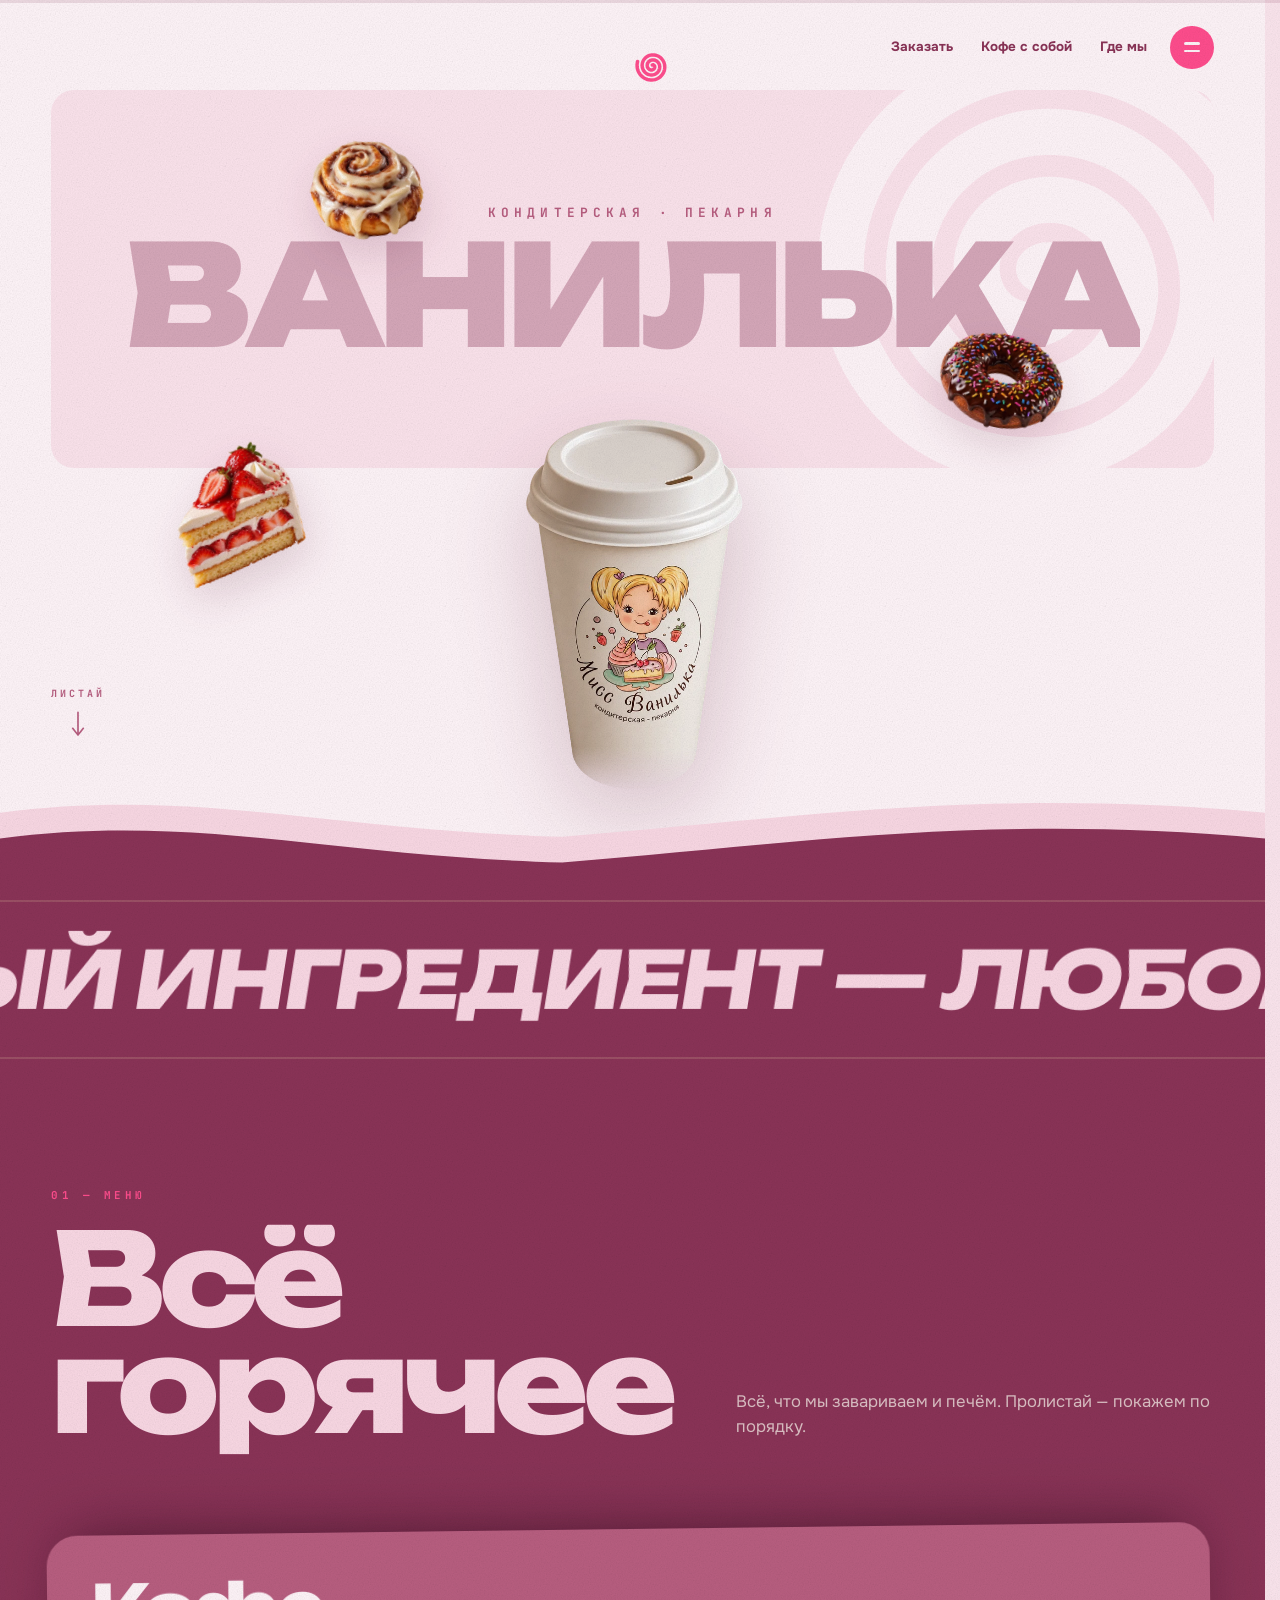
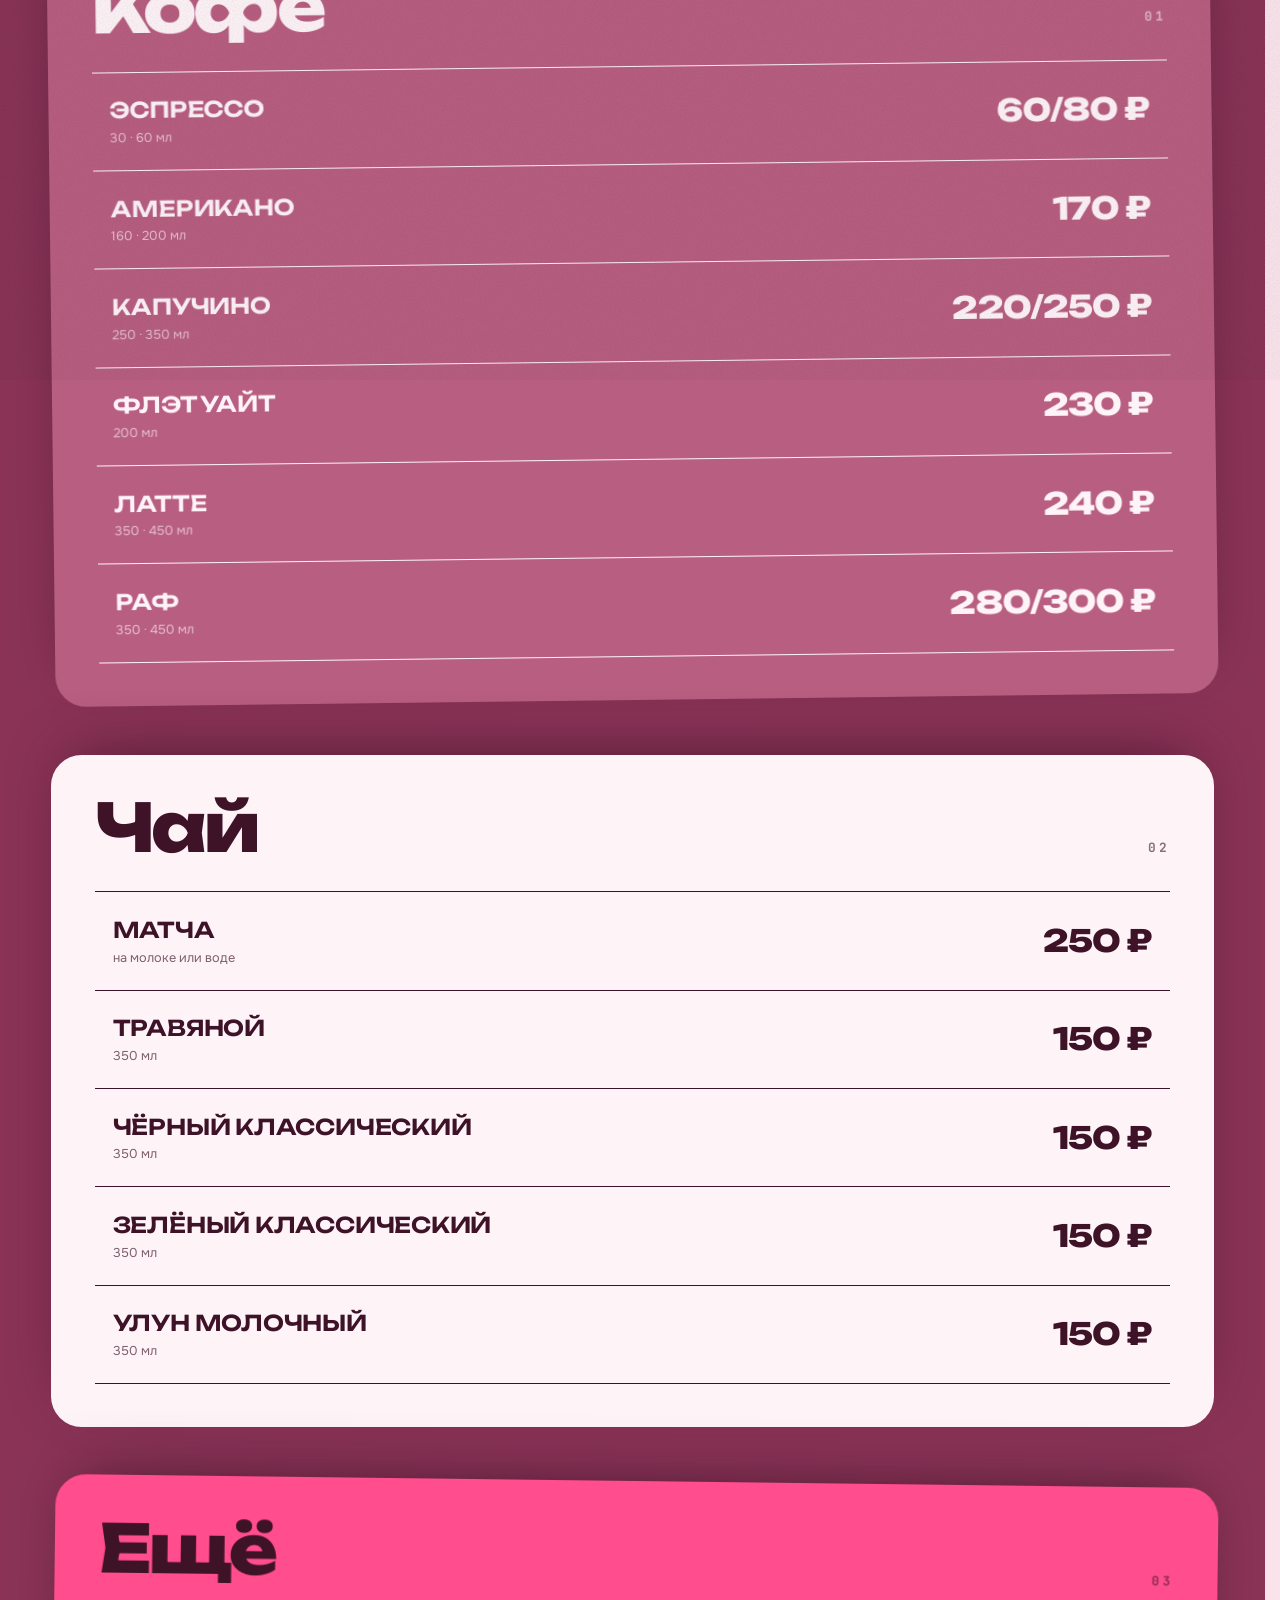
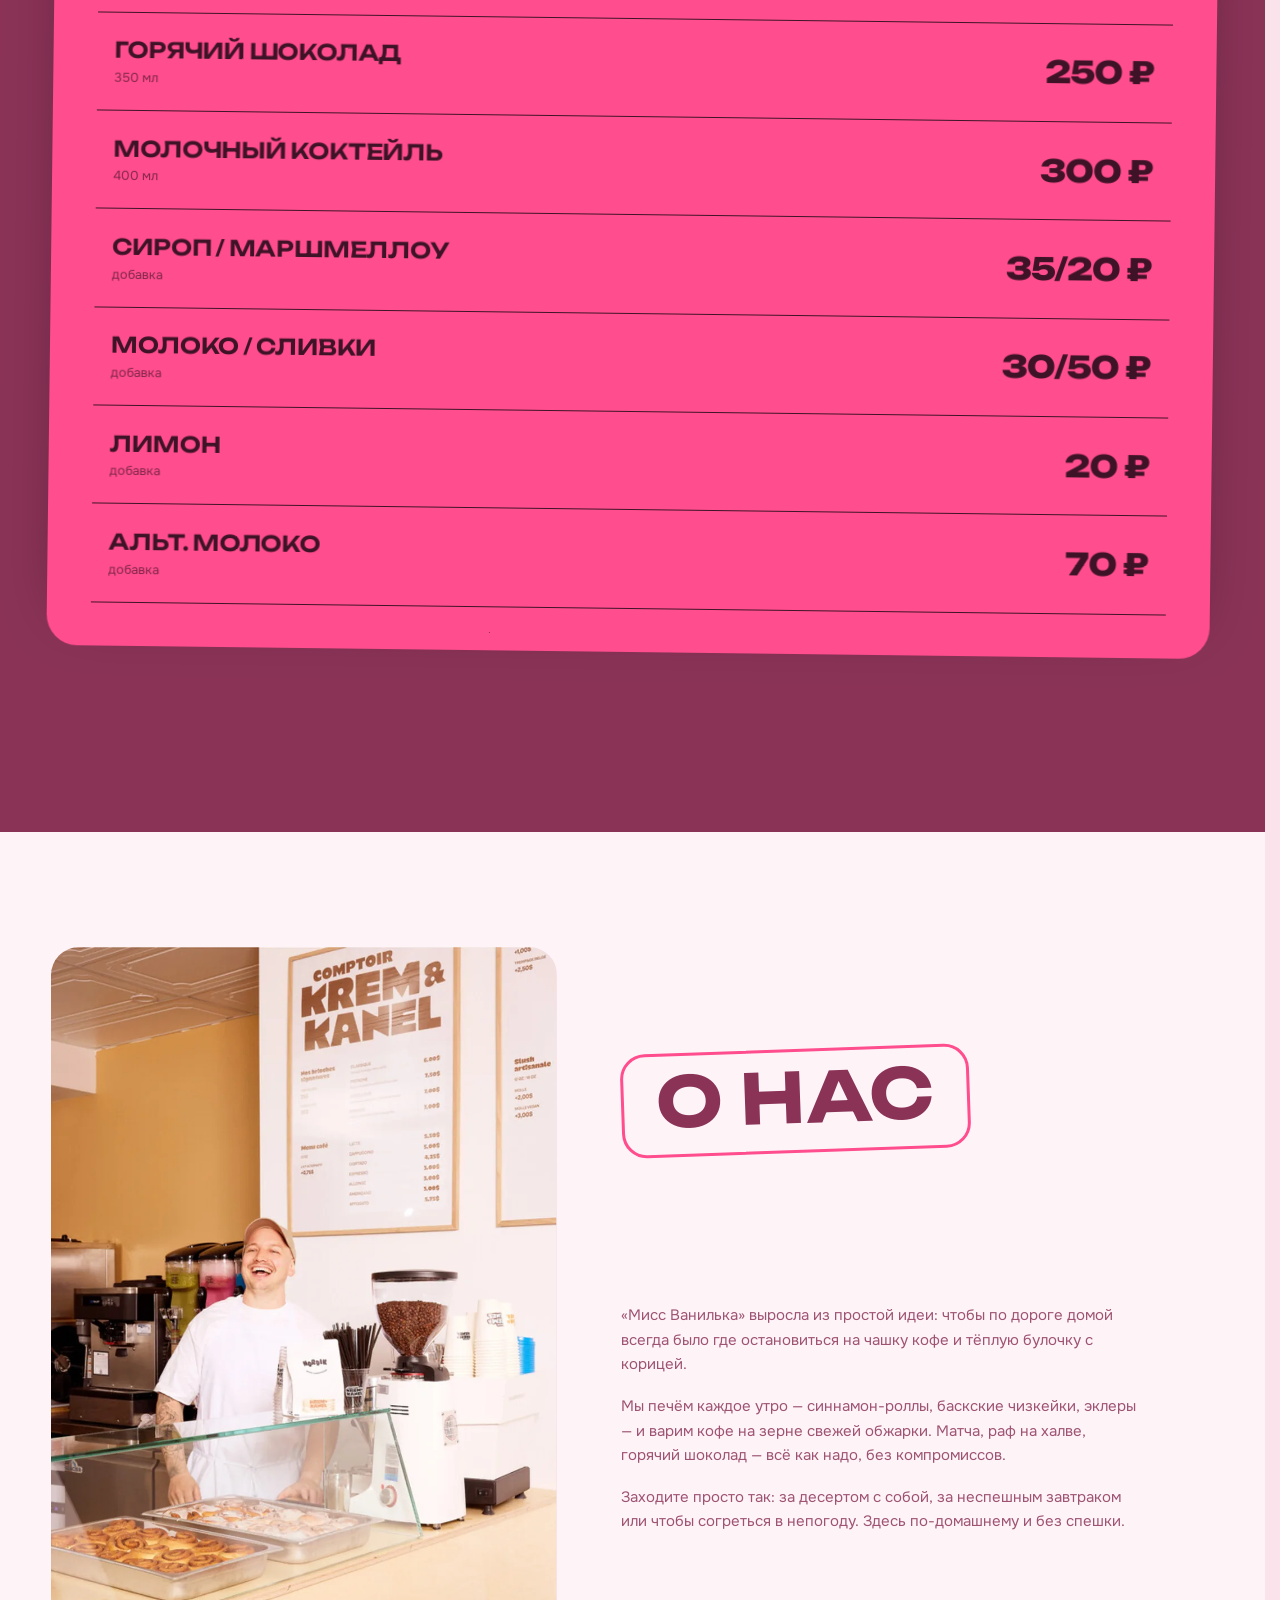
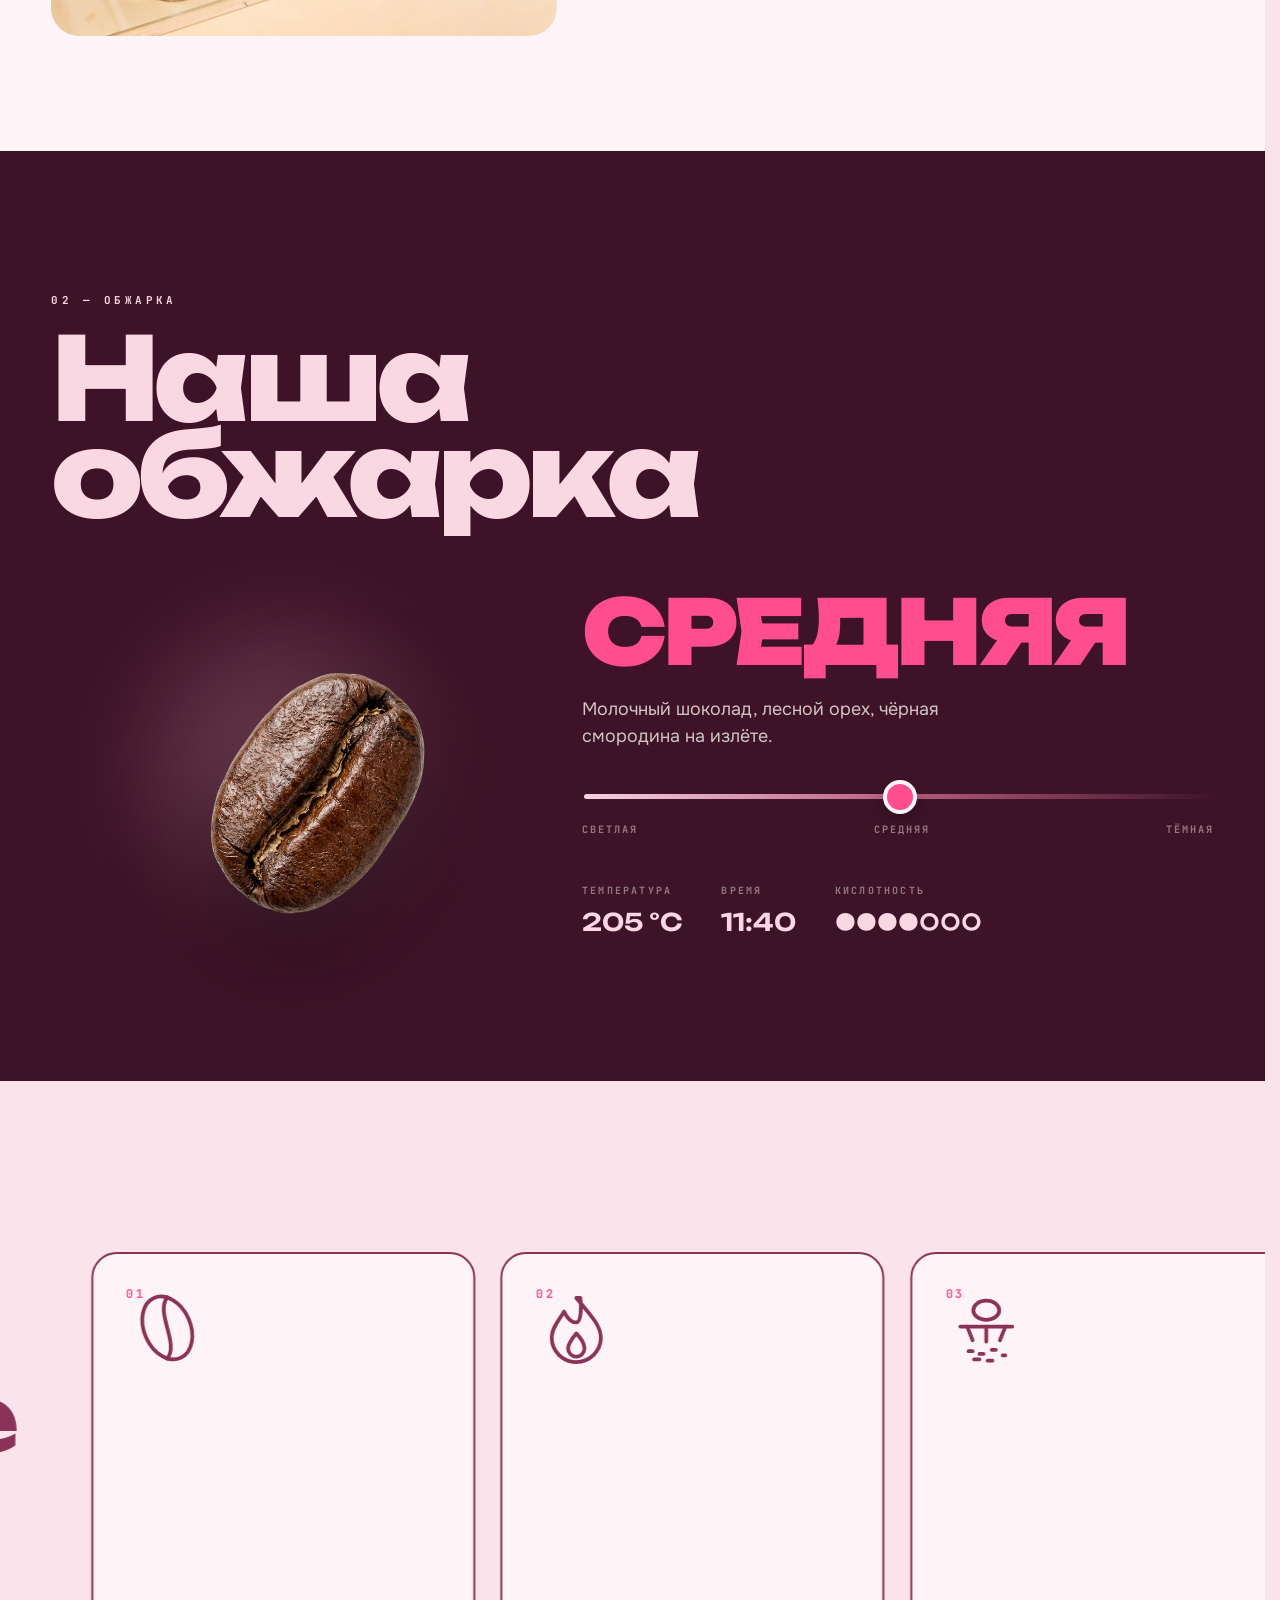
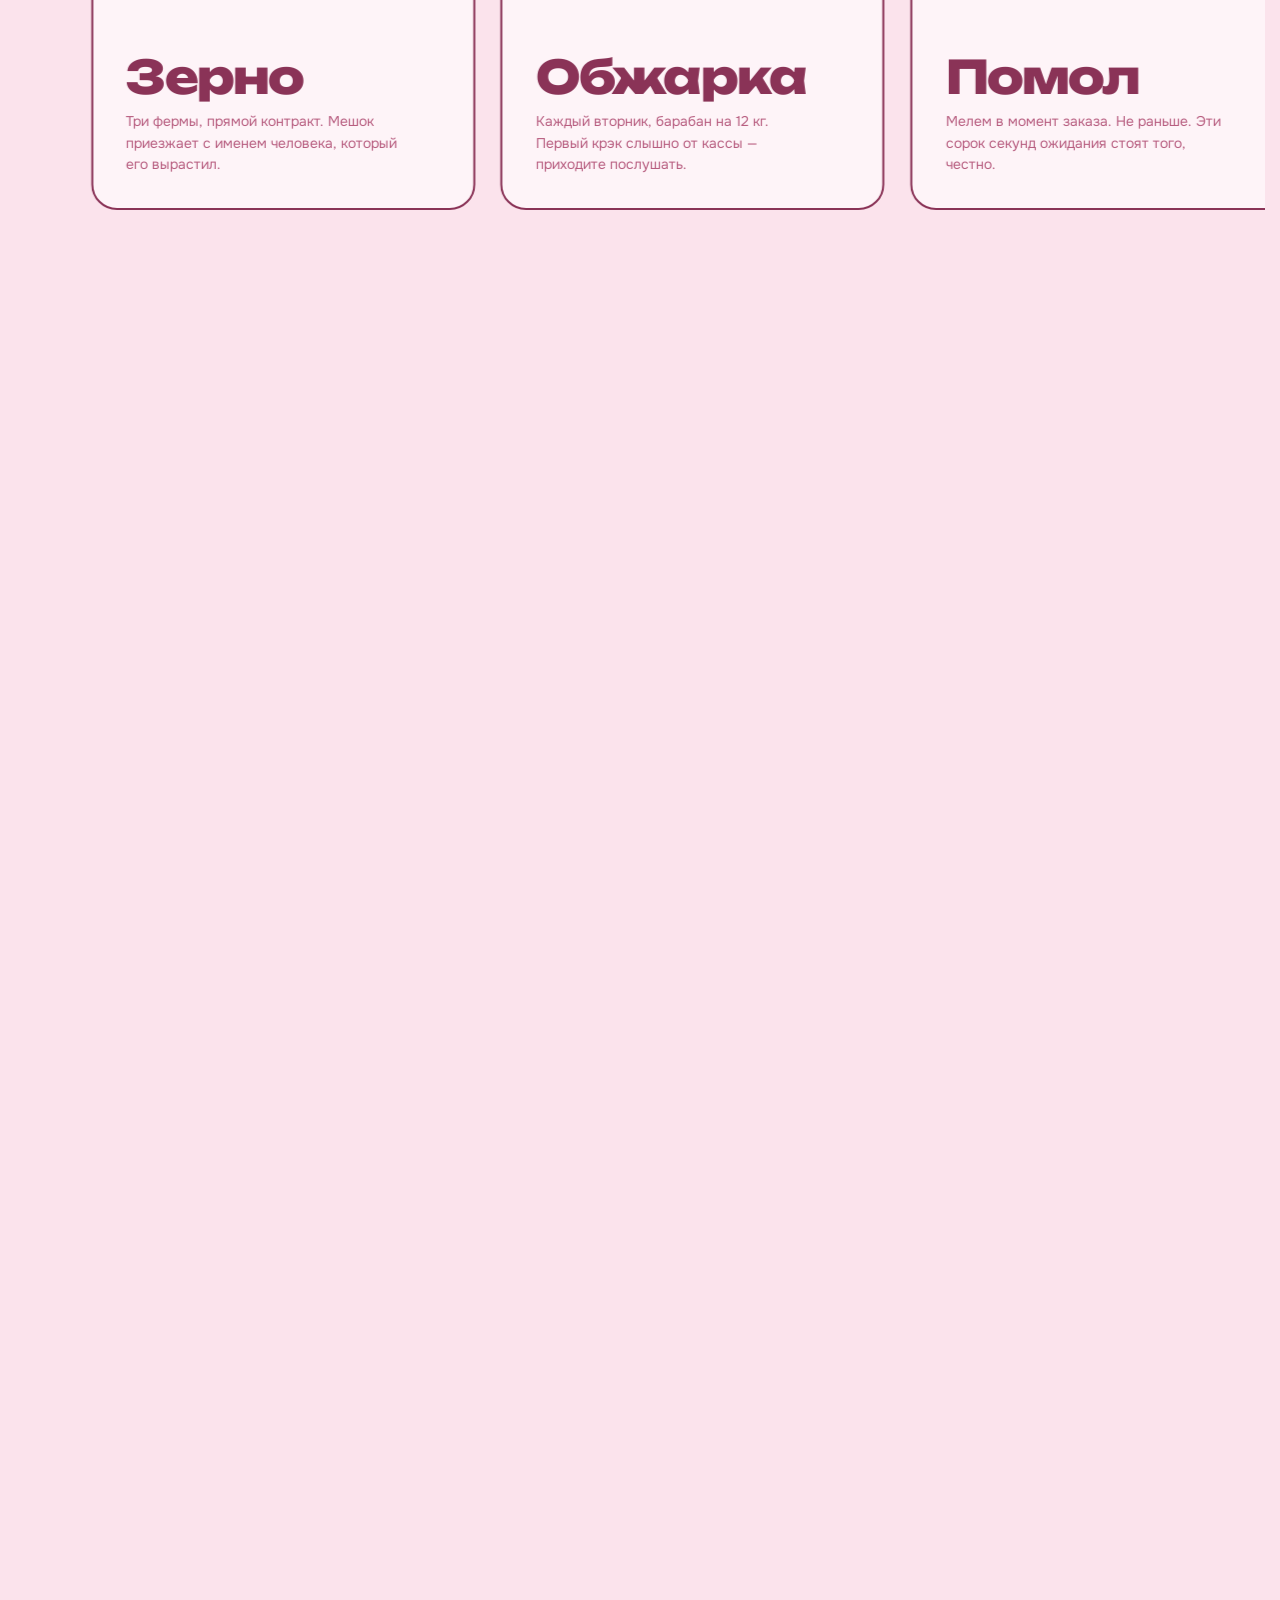
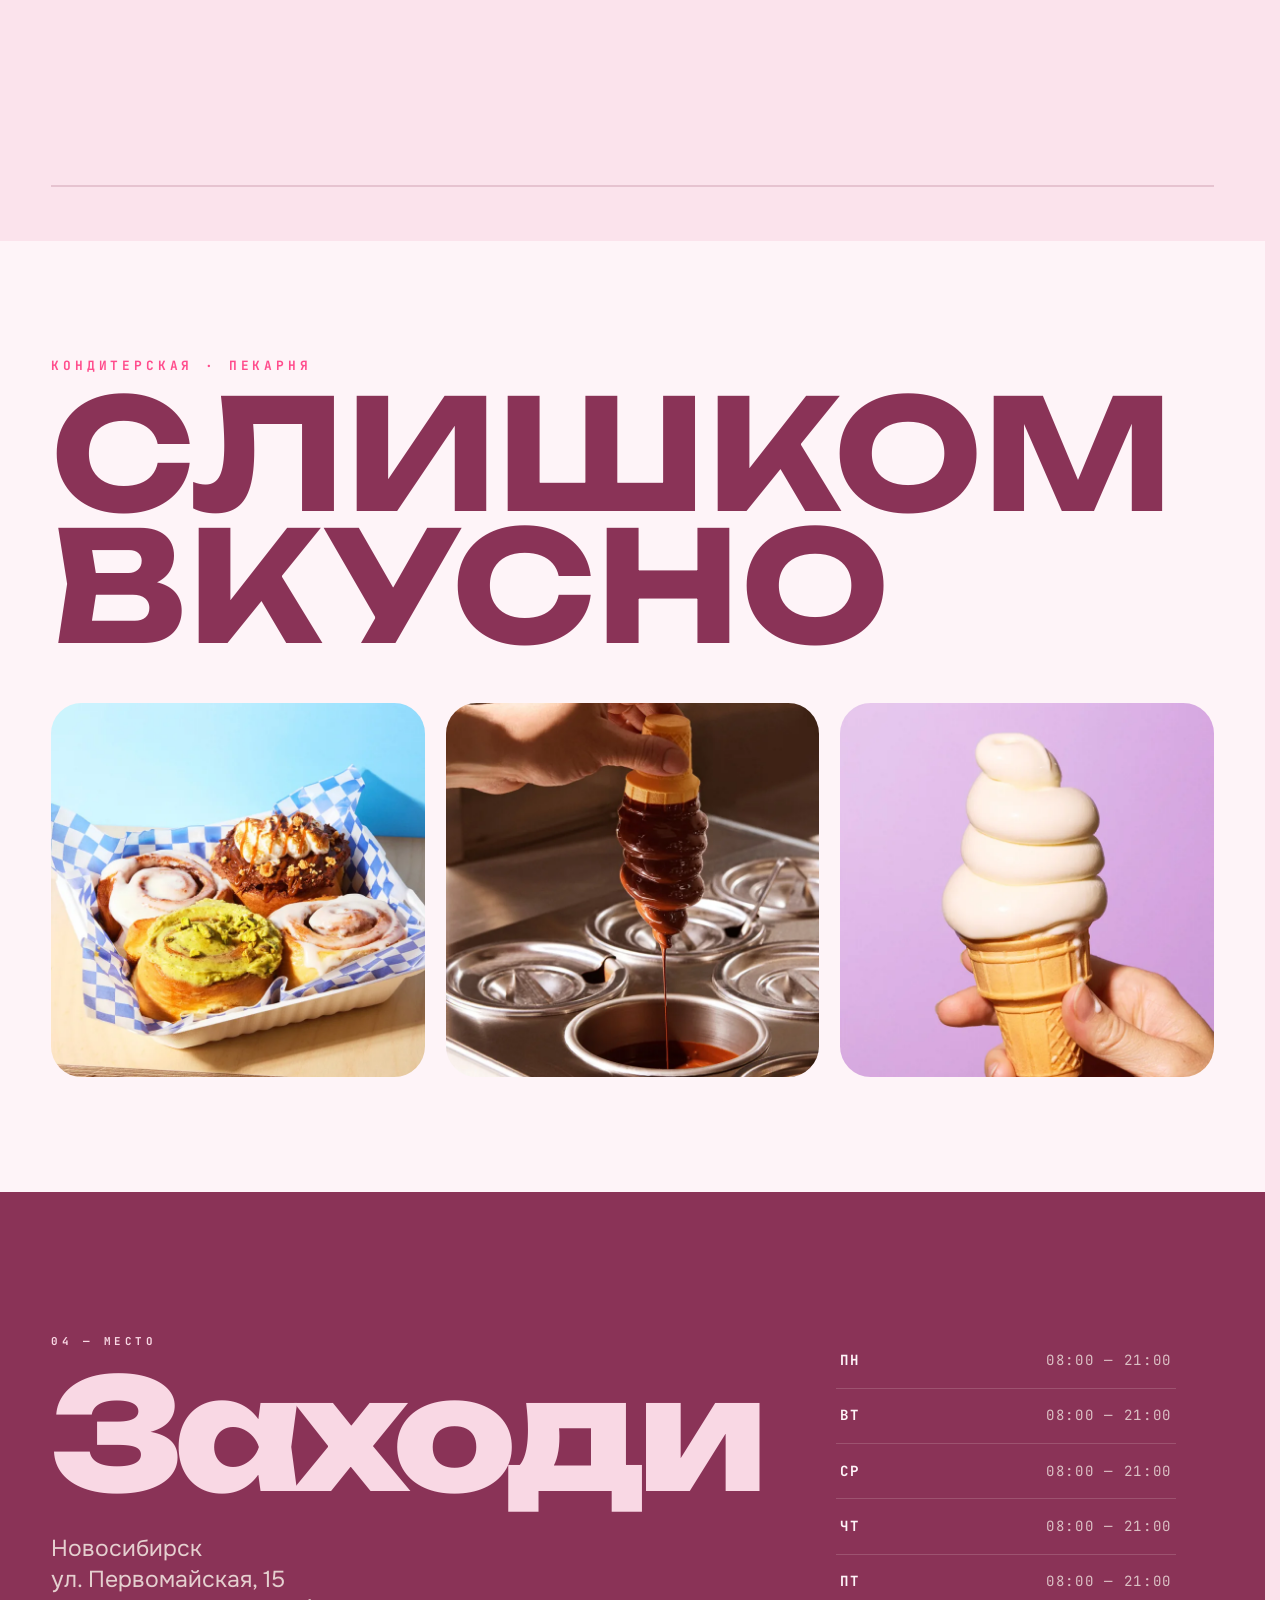
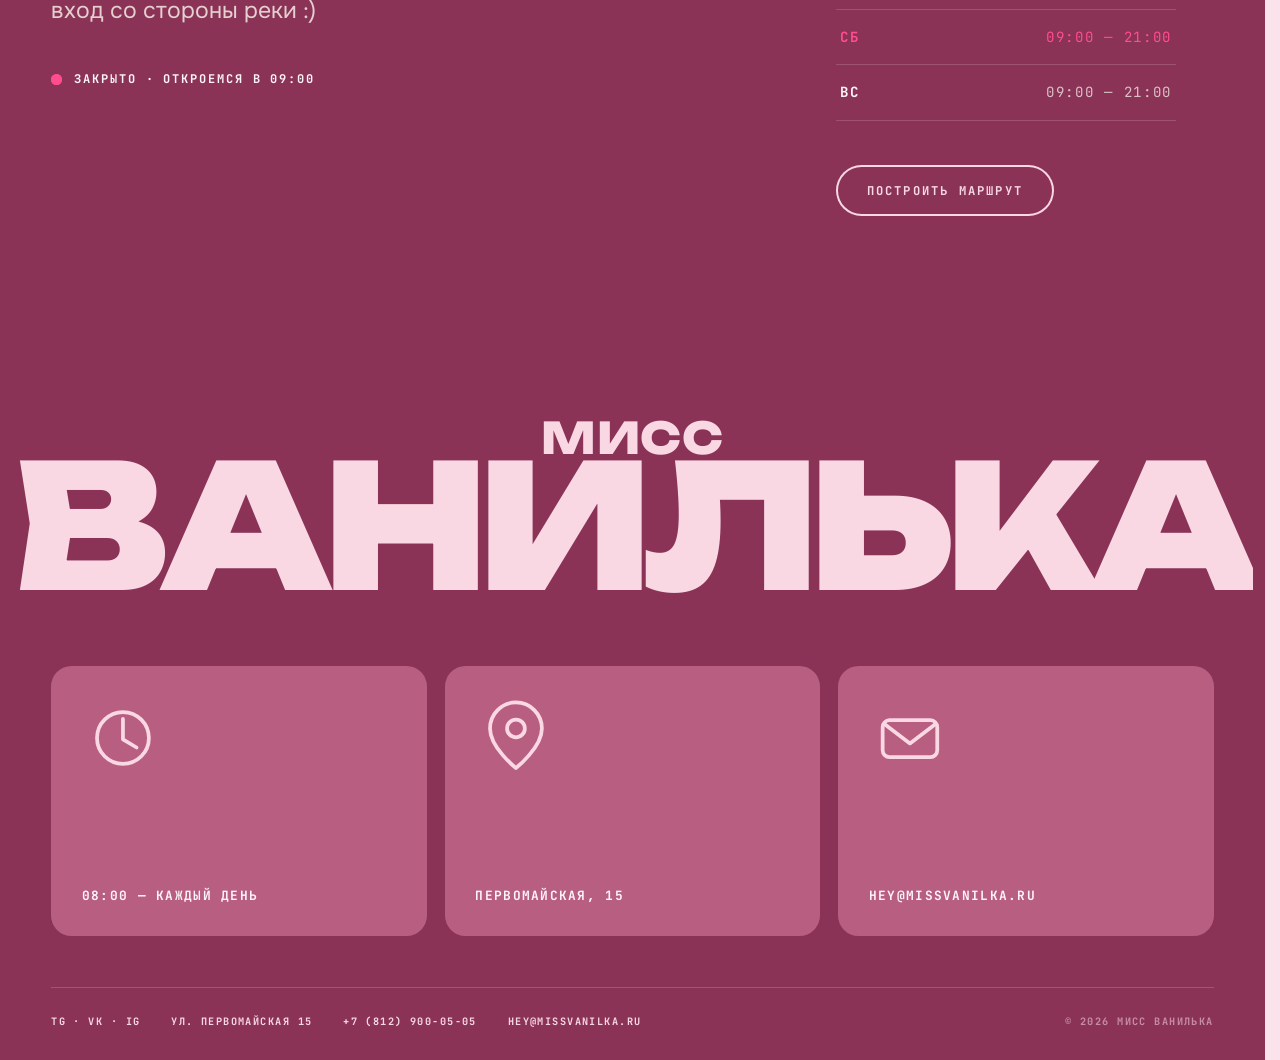
<file: index.html>
<!doctype html>
<html lang="ru">
<head>
<meta charset="utf-8">
<meta name="viewport" content="width=device-width, initial-scale=1, viewport-fit=cover">
<title>Мисс Ванилька — розовая версия</title>
<meta name="description" content="Мисс Ванилька — кондитерская-пекарня. Кофе, матча, горячий шоколад и слишком хорошие десерты.">
<meta name="theme-color" content="#24091A">
<link rel="preconnect" href="https://fonts.googleapis.com">
<link rel="preconnect" href="https://fonts.gstatic.com" crossorigin>
<link href="https://fonts.googleapis.com/css2?family=Fredoka:wght@500;600;700&family=Unbounded:wght@300;400;600;800;900&family=Onest:wght@300;400;500;700&family=JetBrains+Mono:wght@400;700&display=swap" rel="stylesheet">
<link rel="stylesheet" href="styles-pink.css?v=2">
</head>
<body>

<!-- ══ прелоадер ══ -->
<div class="boot" id="boot" aria-hidden="true">
  <div class="boot__panel boot__panel--t"></div>
  <div class="boot__panel boot__panel--b"></div>
  <div class="boot__core">
    <svg class="boot__bean" viewBox="0 0 100 100">
      <ellipse cx="50" cy="50" rx="30" ry="42" transform="rotate(-28 50 50)" fill="currentColor"/>
      <path d="M50 10 C 34 30, 66 70, 50 90" stroke="#1E120B" stroke-width="6" fill="none" stroke-linecap="round"/>
    </svg>
    <span class="boot__num" id="bootNum">00</span>
  </div>
</div>

<div class="grain" aria-hidden="true"></div>
<div class="cursor" id="cursor" aria-hidden="true"><span class="cursor__label"></span></div>
<div class="scrollbar" aria-hidden="true"><i id="scrollbarFill"></i></div>

<!-- ══ полноэкранное меню ══ -->
<nav class="navmenu" id="navmenu" aria-hidden="true">
  <div class="navmenu__panel">
    <p class="navmenu__eyebrow">МИСС ВАНИЛЬКА · КОНДИТЕРСКАЯ-ПЕКАРНЯ</p>
    <ul class="navmenu__list">
      <li style="--n:0"><a href="#hero"><span class="navmenu__i">00</span>Главная</a></li>
      <li style="--n:1"><a href="#menu"><span class="navmenu__i">01</span>Меню</a></li>
      <li style="--n:2"><a href="#story"><span class="navmenu__i">02</span>О нас</a></li>
      <li style="--n:3"><a href="#roast"><span class="navmenu__i">03</span>Кофе</a></li>
      <li style="--n:4"><a href="#place"><span class="navmenu__i">04</span>Где мы</a></li>
    </ul>
    <div class="navmenu__foot">
      <a href="tel:+78129000505" data-cursor="звонок">+7 (812) 900-05-05</a>
      <a href="mailto:hey@missvanilka.ru" data-cursor="почта">hey@missvanilka.ru</a>
    </div>
  </div>
</nav>
  <button class="navmenu__close" id="navClose" type="button" aria-label="Закрыть меню" data-cursor="закрыть">
    <svg viewBox="0 0 40 40" aria-hidden="true"><path d="M12 12 L28 28 M28 12 L12 28" fill="none" stroke="currentColor" stroke-width="3" stroke-linecap="round"/></svg>
  </button>

<div class="shell" id="shell">
<div class="shell__inner" id="shellInner">
<!-- ══ навигация ══ -->
<header class="nav">
  <a class="nav__mark" href="#hero" aria-label="Мисс Ванилька — на главную" data-cursor="наверх">
    <svg viewBox="0 0 100 100" aria-hidden="true">
      <path d="M 50.0 47.0 L 50.4 46.8 L 50.8 46.6 L 51.2 46.5 L 51.7 46.4 L 52.2 46.5 L 52.7 46.5 L 53.2 46.7 L 53.7 46.9 L 54.2 47.2 L 54.7 47.6 L 55.2 48.0 L 55.6 48.6 L 55.9 49.2 L 56.2 49.8 L 56.4 50.5 L 56.6 51.3 L 56.6 52.0 L 56.6 52.8 L 56.4 53.7 L 56.2 54.5 L 55.8 55.3 L 55.3 56.1 L 54.8 56.8 L 54.1 57.5 L 53.4 58.1 L 52.5 58.7 L 51.6 59.1 L 50.6 59.5 L 49.5 59.7 L 48.4 59.8 L 47.3 59.8 L 46.2 59.7 L 45.0 59.4 L 43.9 59.0 L 42.8 58.4 L 41.7 57.8 L 40.8 56.9 L 39.9 56.0 L 39.0 54.9 L 38.3 53.8 L 37.8 52.5 L 37.3 51.2 L 37.1 49.8 L 36.9 48.3 L 37.0 46.9 L 37.2 45.4 L 37.5 43.9 L 38.1 42.4 L 38.8 41.0 L 39.7 39.7 L 40.8 38.5 L 41.9 37.3 L 43.3 36.3 L 44.8 35.4 L 46.3 34.7 L 48.0 34.2 L 49.7 33.8 L 51.5 33.7 L 53.4 33.7 L 55.2 34.0 L 57.0 34.4 L 58.8 35.1 L 60.5 36.0 L 62.2 37.0 L 63.7 38.3 L 65.1 39.7 L 66.3 41.3 L 67.4 43.1 L 68.3 45.0 L 69.0 47.0 L 69.4 49.1 L 69.6 51.2 L 69.6 53.4 L 69.3 55.6 L 68.8 57.8 L 68.0 59.9 L 67.0 62.0 L 65.8 63.9 L 64.3 65.7 L 62.6 67.4 L 60.8 68.9 L 58.7 70.2 L 56.5 71.2 L 54.2 72.0 L 51.8 72.6 L 49.3 72.9 L 46.7 72.9 L 44.2 72.6 L 41.7 72.1 L 39.2 71.2 L 36.8 70.1 L 34.5 68.7 L 32.4 67.1 L 30.5 65.2 L 28.7 63.0 L 27.2 60.7 L 25.9 58.2 L 25.0 55.6 L 24.3 52.8 L 23.9 50.0 L 23.8 47.1 L 24.1 44.2 L 24.6 41.3 L 25.5 38.5 L 26.7 35.7 L 28.3 33.1 L 30.1 30.7 L 32.2 28.4 L 34.5 26.4 L 37.1 24.7 L 39.9 23.2 L 42.8 22.0 L 45.9 21.2 L 49.1 20.7 L 52.3 20.5 L 55.6 20.7 L 58.8 21.3 L 62.0 22.2 L 65.1 23.5 L 68.1 25.1 L 70.9 27.1 L 73.4 29.4 L 75.7 31.9 L 77.8 34.7 L 79.5 37.8 L 80.9 41.0 L 81.9 44.4 L 82.5 48.0 L 82.8 51.5 L 82.7 55.2 L 82.1 58.8 L 81.2 62.3 L 79.8 65.8 L 78.1 69.1 L 76.0 72.2 L 73.6 75.1 L 70.8 77.7 L 67.8 80.1 L 64.5 82.0 L 60.9 83.6 L 57.2 84.9 L 53.4 85.7 L 49.4 86.1 L 45.5 86.0 L 41.5 85.5 L 37.5 84.6 L 33.7 83.2 L 30.1 81.4 L 26.6 79.2 L 23.4 76.6 L 20.4 73.7 L 17.8 70.4 L 15.5 66.9 L 13.7 63.1 L 12.2 59.1 L 11.2 54.9 L 10.7 50.6 L 10.6 46.3 L 11.1 41.9 L 12.0 37.6" fill="none" stroke="currentColor" stroke-width="9" stroke-linecap="round"/>
    </svg>
  </a>
  <nav class="nav__links">
    <a href="#menu" data-cursor="меню">Заказать</a>
    <a href="#roast" data-cursor="обжарка">Кофе с собой</a>
    <a href="#place" data-cursor="адрес">Где мы</a>
  </nav>
  <button class="nav__burger" id="navToggle" type="button"
          aria-label="Открыть меню" aria-expanded="false" aria-controls="navmenu"
          data-cursor="меню"><i></i><i></i></button>
</header>

<main>

<!-- ══════════ HERO ══════════ -->
<section class="hero" id="hero">
  <div class="stage" data-speed=".4">
    <div class="panel">
      <svg class="panel__mark" viewBox="0 0 600 600" aria-hidden="true">
        <path d="M 300.0 288.0 L 300.8 287.2 L 301.7 286.5 L 302.7 285.9 L 303.8 285.3 L 304.9 284.8 L 306.2 284.4 L 307.5 284.1 L 308.9 283.9 L 310.3 283.8 L 311.8 283.8 L 313.3 284.0 L 314.8 284.3 L 316.3 284.7 L 317.9 285.2 L 319.4 285.9 L 320.9 286.7 L 322.4 287.7 L 323.9 288.8 L 325.3 290.0 L 326.6 291.3 L 327.9 292.8 L 329.1 294.5 L 330.2 296.2 L 331.1 298.0 L 332.0 300.0 L 332.7 302.1 L 333.3 304.2 L 333.8 306.4 L 334.1 308.8 L 334.2 311.1 L 334.2 313.5 L 334.0 316.0 L 333.7 318.5 L 333.1 321.0 L 332.4 323.5 L 331.4 326.0 L 330.3 328.5 L 329.0 330.9 L 327.5 333.3 L 325.9 335.6 L 324.0 337.8 L 322.0 340.0 L 319.8 342.0 L 317.4 343.9 L 314.8 345.7 L 312.1 347.3 L 309.3 348.7 L 306.3 350.0 L 303.2 351.1 L 300.0 352.0 L 296.7 352.7 L 293.3 353.2 L 289.8 353.4 L 286.3 353.5 L 282.7 353.3 L 279.1 352.8 L 275.5 352.1 L 271.9 351.2 L 268.3 350.0 L 264.7 348.5 L 261.2 346.8 L 257.8 344.9 L 254.5 342.7 L 251.3 340.3 L 248.2 337.6 L 245.3 334.7 L 242.5 331.6 L 239.9 328.3 L 237.5 324.7 L 235.3 321.0 L 233.4 317.1 L 231.6 313.0 L 230.2 308.8 L 228.9 304.5 L 228.0 300.0 L 227.3 295.4 L 227.0 290.8 L 226.9 286.1 L 227.2 281.3 L 227.7 276.5 L 228.6 271.7 L 229.8 267.0 L 231.3 262.2 L 233.1 257.6 L 235.3 253.0 L 237.7 248.5 L 240.5 244.1 L 243.6 239.9 L 247.0 235.9 L 250.6 232.0 L 254.6 228.4 L 258.8 225.0 L 263.2 221.8 L 267.9 218.9 L 272.8 216.3 L 277.9 214.0 L 283.2 212.0 L 288.7 210.3 L 294.3 209.0 L 300.0 208.0 L 305.8 207.4 L 311.7 207.1 L 317.7 207.3 L 323.7 207.8 L 329.7 208.7 L 335.6 210.0 L 341.6 211.7 L 347.4 213.8 L 353.2 216.2 L 358.8 219.1 L 364.3 222.3 L 369.5 225.9 L 374.6 229.9 L 379.5 234.2 L 384.1 238.9 L 388.5 243.8 L 392.5 249.1 L 396.3 254.7 L 399.7 260.5 L 402.7 266.6 L 405.4 272.9 L 407.7 279.5 L 409.5 286.2 L 411.0 293.0 L 412.0 300.0 L 412.6 307.1 L 412.7 314.2 L 412.4 321.4 L 411.6 328.6 L 410.3 335.8 L 408.6 343.0 L 406.4 350.1 L 403.8 357.0 L 400.6 363.9 L 397.1 370.5 L 393.1 377.0 L 388.6 383.2 L 383.8 389.2 L 378.5 394.9 L 372.9 400.3 L 366.9 405.4 L 360.5 410.1 L 353.8 414.4 L 346.8 418.3 L 339.6 421.7 L 332.0 424.8 L 324.3 427.3 L 316.3 429.4 L 308.2 430.9 L 300.0 432.0 L 291.7 432.5 L 283.3 432.5 L 274.8 432.0 L 266.4 431.0 L 258.0 429.3 L 249.6 427.2 L 241.4 424.5 L 233.3 421.3 L 225.4 417.5 L 217.7 413.3 L 210.3 408.5 L 203.1 403.2 L 196.2 397.5 L 189.7 391.3 L 183.5 384.6 L 177.7 377.6 L 172.4 370.1 L 167.5 362.3 L 163.1 354.2 L 159.2 345.7 L 155.9 337.0 L 153.0 328.0 L 150.8 318.9 L 149.1 309.5 L 148.0 300.0 L 147.5 290.4 L 147.6 280.7 L 148.3 271.1 L 149.7 261.4 L 151.6 251.8 L 154.2 242.3 L 157.4 232.9 L 161.2 223.7 L 165.6 214.7 L 170.6 206.0 L 176.1 197.5 L 182.2 189.4 L 188.8 181.6 L 196.0 174.3 L 203.6 167.3 L 211.7 160.9 L 220.2 154.9 L 229.2 149.4 L 238.4 144.5 L 248.1 140.2 L 258.0 136.5 L 268.2 133.4 L 278.6 130.9 L 289.3 129.1 L 300.0 128.0 L 310.9 127.5 L 321.8 127.8 L 332.7 128.7 L 343.6 130.3 L 354.4 132.6 L 365.1 135.6 L 375.6 139.3 L 385.9 143.7 L 396.0 148.7 L 405.8 154.4 L 415.2 160.7 L 424.3 167.6 L 433.0 175.1 L 441.2 183.2 L 448.9 191.8 L 456.0 201.0 L 462.6 210.6 L 468.7 220.6 L 474.1 231.1 L 478.8 241.9 L 482.9 253.0 L 486.2 264.5 L 488.9 276.1 L 490.8 288.0 L 492.0 300.0 L 492.4 312.1 L 492.1 324.3 L 491.0 336.4 L 489.1 348.5 L 486.4 360.6 L 483.0 372.4 L 478.8 384.1 L 473.9 395.6 L 468.2 406.7 L 461.8 417.6 L 454.7 428.0 L 447.0 438.0 L 438.6 447.5 L 429.5 456.6 L 419.9 465.0 L 409.7 472.9 L 399.0 480.2 L 387.9 486.8 L 376.3 492.6 L 364.3 497.8 L 351.9 502.2 L 339.3 505.9 L 326.4 508.7 L 313.3 510.8 L 300.0 512.0 L 286.6 512.4 L 273.2 511.9 L 259.8 510.6 L 246.5 508.4 L 233.3 505.4 L 220.2 501.6 L 207.4 496.9 L 194.8 491.4 L 182.5 485.1 L 170.7 478.0 L 159.3 470.1 L 148.3 461.5 L 137.9 452.2 L 128.0 442.3 L 118.8 431.7 L 110.2 420.5 L 102.3 408.7 L 95.1 396.4 L 88.8 383.6 L 83.2 370.5 L 78.4 356.9 L 74.5 343.0 L 71.4 328.9 L 69.3 314.5 L 68.0 300.0 L 67.7 285.4 L 68.2 270.7 L 69.8 256.1 L 72.2 241.5 L 75.6 227.1 L 79.8 212.8 L 85.0 198.8 L 91.1 185.1 L 98.0 171.8 L 105.8 158.9 L 114.5 146.5 L 123.9 134.6 L 134.1 123.3 L 145.0 112.6 L 156.6 102.6 L 168.8 93.3 L 181.7 84.8 L 195.1 77.1 L 209.0 70.2 L 223.4 64.1 L 238.1 59.0 L 253.2 54.8 L 268.6 51.6 L 284.2 49.3 L 300.0 48.0 L 315.9 47.7 L 331.8 48.4 L 347.7 50.1 L 363.5 52.8 L 379.1 56.5 L 394.5 61.2 L 409.7 66.9 L 424.5 73.6 L 438.9 81.2 L 452.8 89.7 L 466.2 99.1 L 479.1 109.3 L 491.3 120.4 L 502.8 132.2 L 513.6 144.8 L 523.6 158.1 L 532.7 172.0 L 541.0 186.6 L 548.4 201.6 L 554.9 217.2" fill="none" stroke="currentColor" stroke-width="54" stroke-linecap="round"/>
      </svg>
      <p class="panel__eyebrow" data-split="chars">КОНДИТЕРСКАЯ · ПЕКАРНЯ</p>
      <h1 class="panel__word" data-split="chars" data-stagger="0.045">ВАНИЛЬКА</h1>
    </div>

    <!-- стакан -->
    <div class="cupstage" id="cupstage" data-speed=".05">
      <picture class="cup" data-cursor="ммм">
        <source srcset="assets/cup.webp" type="image/webp">
        <img src="assets/cup.png" width="560" height="744" alt="Стакан кофе «Мисс Ванилька»" fetchpriority="high">
      </picture>
    </div>

    <!-- зёрна и выпечка -->
    <div class="floats" aria-hidden="true">
      <span class="float" style="--x:27%;--y:18%;--w:clamp(78px,9.5vw,170px);--r:-10deg"
            data-speed="-0.18" data-spin="20">
        <picture>
          <source srcset="assets/cinnabon.webp" type="image/webp">
          <img src="assets/cinnabon.png" width="340" height="322" alt="Булочка с корицей" loading="eager" decoding="async">
        </picture>
      </span>
      <span class="float" style="--x:16%;--y:76%;--w:clamp(84px,10.5vw,190px);--r:-15deg"
            data-speed="0.21" data-spin="16">
        <picture>
          <source srcset="assets/cake.webp" type="image/webp">
          <img src="assets/cake.png" width="340" height="338" alt="Кусок торта" loading="eager" decoding="async">
        </picture>
      </span>
      <span class="float" style="--x:81%;--y:52%;--w:clamp(88px,11vw,200px);--r:12deg"
            data-speed="-0.24" data-spin="-22">
        <picture>
          <source srcset="assets/donut.webp" type="image/webp">
          <img src="assets/donut.png" width="340" height="233" alt="Пончик" loading="eager" decoding="async">
        </picture>
      </span>
    </div>
  </div>

  <a class="scrollhint" href="#menu" data-cursor="вниз">
    <span>ЛИСТАЙ</span>
    <svg viewBox="0 0 24 40" aria-hidden="true"><path d="M12 2 V34 M4 26 L12 36 L20 26" fill="none" stroke="currentColor" stroke-width="2.5" stroke-linecap="round" stroke-linejoin="round"/></svg>
  </a>

</section>

<!-- волна-переход: передний план, наезжает на hero при скролле -->
<div class="wavelead" aria-hidden="true">
  <svg class="wave" viewBox="0 0 1440 220" preserveAspectRatio="none" aria-hidden="true">
    <path class="wave__a" d="M0,116 C 220,84 380,142 640,116 C 900,94 1120,86 1440,116 L1440,220 L0,220Z"><animate attributeName="d" dur="11s" repeatCount="indefinite" values="M0,116 C 220,84 380,142 640,116 C 900,94 1120,86 1440,116 L1440,220 L0,220Z;M0,104 C 220,70 380,128 640,136 C 900,112 1120,70 1440,104 L1440,220 L0,220Z;M0,128 C 220,98 380,134 640,104 C 900,86 1120,98 1440,128 L1440,220 L0,220Z;M0,116 C 220,84 380,142 640,116 C 900,94 1120,86 1440,116 L1440,220 L0,220Z" keyTimes="0;0.33;0.66;1" calcMode="spline" keySplines="0.42 0 0.58 1;0.42 0 0.58 1;0.42 0 0.58 1"/></path>
    <path class="wave__b" d="M0,150 C 220,118 380,176 640,150 C 900,128 1120,120 1440,150 L1440,220 L0,220Z"><animate attributeName="d" dur="11s" repeatCount="indefinite" values="M0,150 C 220,118 380,176 640,150 C 900,128 1120,120 1440,150 L1440,220 L0,220Z;M0,138 C 220,104 380,162 640,170 C 900,146 1120,104 1440,138 L1440,220 L0,220Z;M0,162 C 220,132 380,168 640,138 C 900,120 1120,132 1440,162 L1440,220 L0,220Z;M0,150 C 220,118 380,176 640,150 C 900,128 1120,120 1440,150 L1440,220 L0,220Z" keyTimes="0;0.33;0.66;1" calcMode="spline" keySplines="0.42 0 0.58 1;0.42 0 0.58 1;0.42 0 0.58 1"/></path>
  </svg>
</div>

<!-- ══════════ БЕГУЩАЯ СТРОКА ══════════ -->
<section class="ticker" id="ticker" aria-hidden="true">
  <div class="ticker__track" id="tickerTrack">
    <div class="ticker__row">
      <span>СВЕЖАЯ ВЫПЕЧКА</span><b>✳</b><span>КОФЕ С СОБОЙ</span><b>✳</b><span>МАТЧА НА МОЛОКЕ</span><b>✳</b><span>СЕКРЕТНЫЙ ИНГРЕДИЕНТ — ЛЮБОВЬ</span><b>✳</b>
    </div>
    <div class="ticker__row">
      <span>СВЕЖАЯ ВЫПЕЧКА</span><b>✳</b><span>КОФЕ С СОБОЙ</span><b>✳</b><span>МАТЧА НА МОЛОКЕ</span><b>✳</b><span>СЕКРЕТНЫЙ ИНГРЕДИЕНТ — ЛЮБОВЬ</span><b>✳</b>
    </div>
  </div>
</section>

<!-- ══════════ МЕНЮ · стопка карточек ══════════ -->
<section class="menu" id="menu">
  <div class="menu__intro">
    <div>
      <p class="tag">01 — МЕНЮ</p>
      <h2 class="menu__h" data-reveal="lines">Всё<br>горячее</h2>
    </div>
    <p class="menu__note" data-reveal>Всё, что мы завариваем и печём. Пролистай — покажем по порядку.</p>
  </div>

  <div class="stack">
    <article class="card" style="--i:0">
      <header class="card__top"><h3>Кофе</h3><span class="card__num">01</span></header>
      <ul class="list">
        <li data-cursor="взять"><span class="list__n">ЭСПРЕССО</span><span class="list__d">30 · 60 мл</span><span class="list__p">60/80 ₽</span></li>
        <li data-cursor="взять"><span class="list__n">АМЕРИКАНО</span><span class="list__d">160 · 200 мл</span><span class="list__p">170 ₽</span></li>
        <li data-cursor="взять"><span class="list__n">КАПУЧИНО</span><span class="list__d">250 · 350 мл</span><span class="list__p">220/250 ₽</span></li>
        <li data-cursor="взять"><span class="list__n">ФЛЭТ УАЙТ</span><span class="list__d">200 мл</span><span class="list__p">230 ₽</span></li>
        <li data-cursor="взять"><span class="list__n">ЛАТТЕ</span><span class="list__d">350 · 450 мл</span><span class="list__p">240 ₽</span></li>
        <li data-cursor="взять"><span class="list__n">РАФ</span><span class="list__d">350 · 450 мл</span><span class="list__p">280/300 ₽</span></li>
      </ul>
    </article>

    <article class="card card--cream" style="--i:1">
      <header class="card__top"><h3>Чай</h3><span class="card__num">02</span></header>
      <ul class="list">
        <li data-cursor="взять"><span class="list__n">МАТЧА</span><span class="list__d">на молоке или воде</span><span class="list__p">250 ₽</span></li>
        <li data-cursor="взять"><span class="list__n">ТРАВЯНОЙ</span><span class="list__d">350 мл</span><span class="list__p">150 ₽</span></li>
        <li data-cursor="взять"><span class="list__n">ЧЁРНЫЙ КЛАССИЧЕСКИЙ</span><span class="list__d">350 мл</span><span class="list__p">150 ₽</span></li>
        <li data-cursor="взять"><span class="list__n">ЗЕЛЁНЫЙ КЛАССИЧЕСКИЙ</span><span class="list__d">350 мл</span><span class="list__p">150 ₽</span></li>
        <li data-cursor="взять"><span class="list__n">УЛУН МОЛОЧНЫЙ</span><span class="list__d">350 мл</span><span class="list__p">150 ₽</span></li>
      </ul>
    </article>

    <article class="card card--flame" style="--i:2">
      <header class="card__top"><h3>Ещё</h3><span class="card__num">03</span></header>
      <ul class="list">
        <li data-cursor="взять"><span class="list__n">ГОРЯЧИЙ ШОКОЛАД</span><span class="list__d">350 мл</span><span class="list__p">250 ₽</span></li>
        <li data-cursor="взять"><span class="list__n">МОЛОЧНЫЙ КОКТЕЙЛЬ</span><span class="list__d">400 мл</span><span class="list__p">300 ₽</span></li>
        <li data-cursor="взять"><span class="list__n">СИРОП / МАРШМЕЛЛОУ</span><span class="list__d">добавка</span><span class="list__p">35/20 ₽</span></li>
        <li data-cursor="взять"><span class="list__n">МОЛОКО / СЛИВКИ</span><span class="list__d">добавка</span><span class="list__p">30/50 ₽</span></li>
        <li data-cursor="взять"><span class="list__n">ЛИМОН</span><span class="list__d">добавка</span><span class="list__p">20 ₽</span></li>
        <li data-cursor="взять"><span class="list__n">АЛЬТ. МОЛОКО</span><span class="list__d">добавка</span><span class="list__p">70 ₽</span></li>
      </ul>
    </article>
  </div>
</section>

<!-- ══════════ О НАС ══════════ -->
<section class="about" id="story">
  <div class="about__inner">
  <figure class="about__photo" data-reveal>
    <picture>
      <source srcset="assets/about.webp" type="image/webp">
      <img src="assets/about.jpg" width="900" height="1227" alt="За стойкой «Мисс Ванилька»" loading="lazy" decoding="async">
    </picture>
  </figure>

  <div class="about__text">
    <span class="about__badge" data-reveal>О НАС</span>
    <h2 class="about__sub" data-reveal>Уютное место, мимо которого не пройти</h2>
    <div class="about__body" data-reveal>
      <p>«Мисс Ванилька» выросла из простой идеи: чтобы по дороге домой всегда было где остановиться на чашку кофе и тёплую булочку с корицей.</p>
      <p>Мы печём каждое утро — синнамон-роллы, баскские чизкейки, эклеры — и варим кофе на зерне свежей обжарки. Матча, раф на халве, горячий шоколад — всё как надо, без компромиссов.</p>
      <p>Заходите просто так: за десертом с собой, за неспешным завтраком или чтобы согреться в непогоду. Здесь по-домашнему и без спешки.</p>
    </div>
  </div>
  </div>
</section>

<!-- ══════════ ОБЖАРКА · интерактив ══════════ -->
<section class="roast" id="roast">
  <div class="roast__head">
    <p class="tag tag--light">02 — ОБЖАРКА</p>
    <h2 class="roast__h" data-reveal="lines">Наша<br>обжарка</h2>
  </div>

  <div class="roast__body">
    <div class="roast__visual">
      <div class="beanwrap" id="beanwrap">
        <div class="beanglow"></div>
        <picture class="beanbig">
          <source srcset="assets/bean.webp" type="image/webp">
          <img src="assets/bean.png" width="560" height="586" alt="Кофейное зерно" loading="lazy" decoding="async">
        </picture>
      </div>
    </div>

    <div class="roast__panel">
      <output class="roast__level" id="roastLevel">СРЕДНЯЯ</output>
      <p class="roast__notes" id="roastNotes">Молочный шоколад, лесной орех, чёрная смородина на излёте.</p>

      <div class="slider">
        <input type="range" id="roastRange" min="0" max="100" value="50" step="1" aria-label="Степень обжарки">
        <div class="slider__labels"><span>СВЕТЛАЯ</span><span>СРЕДНЯЯ</span><span>ТЁМНАЯ</span></div>
      </div>

      <dl class="specs">
        <div><dt>ТЕМПЕРАТУРА</dt><dd id="roastTemp">205 °C</dd></div>
        <div><dt>ВРЕМЯ</dt><dd id="roastTime">11:40</dd></div>
        <div><dt>КИСЛОТНОСТЬ</dt><dd id="roastAcid">●●●●○○○</dd></div>
      </dl>
    </div>
  </div>
</section>

<!-- ══════════ РИТУАЛ · горизонтальный скролл ══════════ -->
<section class="ritual" id="ritual">
  <div class="ritual__pin">
    <div class="ritual__track" id="ritualTrack">

      <div class="rpanel rpanel--intro">
        <p class="tag">03 — РИТУАЛ</p>
        <h2 class="rpanel__h">Четыре<br>шага<br>до чашки</h2>
        <p class="rpanel__p">Как рождается наш кофе</p>
      </div>

      <article class="rpanel">
        <span class="rpanel__idx">01</span>
        <svg class="ico" viewBox="0 0 120 120" aria-hidden="true">
          <ellipse cx="60" cy="60" rx="34" ry="48" transform="rotate(-24 60 60)"/>
          <path d="M60 15 C 42 38, 78 82, 60 105"/>
        </svg>
        <h3>Зерно</h3>
        <p>Три фермы, прямой контракт. Мешок приезжает с именем человека, который его вырастил.</p>
      </article>

      <article class="rpanel">
        <span class="rpanel__idx">02</span>
        <svg class="ico" viewBox="0 0 120 120" aria-hidden="true">
          <path d="M60 16 C 84 44, 96 58, 96 74 a36 36 0 0 1 -72 0 c0-14 10-24 18-38 6 12 12 16 18 16 6 0 8-16 6-36Z"/>
          <path d="M60 68 c 10 10 12 16 12 22 a12 12 0 0 1 -24 0 c0-6 4-12 12-22Z"/>
        </svg>
        <h3>Обжарка</h3>
        <p>Каждый вторник, барабан на 12 кг. Первый крэк слышно от кассы — приходите послушать.</p>
      </article>

      <article class="rpanel">
        <span class="rpanel__idx">03</span>
        <svg class="ico" viewBox="0 0 120 120" aria-hidden="true">
          <ellipse cx="60" cy="34" rx="19" ry="14"/>
          <path d="M22 58 H98"/>
          <path d="M32 58 L40 78 M60 58 V80 M88 58 L80 78"/>
          <path d="M34 94 h6 M50 98 h6 M68 92 h6 M84 100 h4 M42 106 h8 M62 108 h7"/>
        </svg>
        <h3>Помол</h3>
        <p>Мелем в момент заказа. Не раньше. Эти сорок секунд ожидания стоят того, честно.</p>
      </article>

      <article class="rpanel">
        <span class="rpanel__idx">04</span>
        <svg class="ico" viewBox="0 0 120 120" aria-hidden="true">
          <path d="M26 26 H94 L64 78 H56 Z"/>
          <path d="M26 42 H94"/>
          <path d="M60 88 c 7 8 10 12 10 16 a10 10 0 0 1 -20 0 c0-4 3-8 10-16Z"/>
        </svg>
        <h3>Пролив</h3>
        <p>92 °C, 2:45, вода из осмоса с минералами обратно. Бариста считает вслух, если попросить.</p>
      </article>

      <div class="rpanel rpanel--end">
        <p class="rpanel__p">И всё это —</p>
        <h2 class="rpanel__h rpanel__h--big">за<br><span class="nowrap">300&nbsp;₽</span></h2>
        <a class="btn" href="#place" data-magnet data-cursor="сюда"><span>ГДЕ НАС НАЙТИ</span></a>
      </div>

    </div>
  </div>
  <div class="ritual__progress" aria-hidden="true"><i id="ritualBar"></i></div>
</section>

<!-- ══════════ ГАЛЕРЕЯ ══════════ -->
<section class="gallery" id="gallery">
  <div class="gallery__head">
    <p class="gallery__eyebrow">КОНДИТЕРСКАЯ · ПЕКАРНЯ</p>
    <h2 class="gallery__title" data-reveal="lines">Слишком<br>вкусно</h2>
  </div>
  <div class="gallery__grid">
    <figure class="gtile" data-reveal data-cursor="ммм">
      <picture><source srcset="assets/g2.webp" type="image/webp">
      <img src="assets/g2.jpg" width="760" height="760" alt="Синнамон-роллы" loading="lazy" decoding="async"></picture>
    </figure>
    <figure class="gtile" data-reveal data-cursor="ммм">
      <picture><source srcset="assets/g1.webp" type="image/webp">
      <img src="assets/g1.jpg" width="760" height="760" alt="Карамельный соус" loading="lazy" decoding="async"></picture>
    </figure>
    <figure class="gtile" data-reveal data-cursor="ммм">
      <picture><source srcset="assets/g3.webp" type="image/webp">
      <img src="assets/g3.jpg" width="760" height="760" alt="Мороженое в рожке" loading="lazy" decoding="async"></picture>
    </figure>
  </div>
</section>

<!-- ══════════ МЕСТО ══════════ -->
<section class="place" id="place">
  <div class="place__grid">
    <div class="place__col">
      <p class="tag tag--light">04 — МЕСТО</p>
      <h2 class="place__h" data-reveal="lines">Заходи</h2>
      <p class="place__addr" data-reveal>Новосибирск<br>ул. Первомайская, 15<br>вход со стороны реки :)</p>
      <div class="status" id="status">
        <span class="status__dot"></span>
        <span class="status__txt" id="statusTxt">проверяем часы…</span>
      </div>
    </div>

    <div class="place__col place__col--hours">
      <table class="hours">
        <tbody id="hoursBody">
          <tr data-day="1"><th>ПН</th><td>08:00 — 21:00</td></tr>
          <tr data-day="2"><th>ВТ</th><td>08:00 — 21:00</td></tr>
          <tr data-day="3"><th>СР</th><td>08:00 — 21:00</td></tr>
          <tr data-day="4"><th>ЧТ</th><td>08:00 — 21:00</td></tr>
          <tr data-day="5"><th>ПТ</th><td>08:00 — 21:00</td></tr>
          <tr data-day="6"><th>СБ</th><td>09:00 — 21:00</td></tr>
          <tr data-day="0"><th>ВС</th><td>09:00 — 21:00</td></tr>
        </tbody>
      </table>
      <a class="btn btn--ghost" href="https://yandex.ru/maps" target="_blank" rel="noopener" data-magnet data-cursor="карта"><span>ПОСТРОИТЬ МАРШРУТ</span></a>
    </div>
  </div>
</section>

</main>

<!-- ══════════ ПОДВАЛ ══════════ -->
<footer class="foot" id="foot">
  <div class="foot__logo">
    <span class="foot__small">МИСС</span>
    <span class="foot__big" data-split="chars" data-stagger="0.05">ВАНИЛЬКА</span>
  </div>

  <div class="foot__cards">
    <div class="fcard" data-reveal><svg viewBox="0 0 120 120" class="ico"><circle cx="60" cy="60" r="38"/><path d="M60 32 v30 l20 12"/></svg><span>08:00 — каждый день</span></div>
    <div class="fcard" data-reveal><svg viewBox="0 0 120 120" class="ico"><path d="M60 104 S22 74 22 46 a38 38 0 0 1 76 0 c0 28-38 58-38 58Z"/><circle cx="60" cy="46" r="13"/></svg><span>Первомайская, 15</span></div>
    <div class="fcard" data-reveal><svg viewBox="0 0 120 120" class="ico"><rect x="20" y="34" width="80" height="54" rx="10"/><path d="M23 40 60 68 97 40"/></svg><span>hey@missvanilka.ru</span></div>
  </div>

  <div class="foot__bar">
    <span><a href="#" data-cursor="↗">TG</a> · <a href="#" data-cursor="↗">VK</a> · <a href="#" data-cursor="↗">IG</a></span>
    <span>УЛ. Первомайская 15</span>
    <span><a href="tel:+78129000505">+7 (812) 900-05-05</a></span>
    <span><a href="mailto:hey@missvanilka.ru">HEY@MISSVANILKA.RU</a></span>
    <span class="foot__cc">© 2026 МИСС ВАНИЛЬКА</span>
  </div>
</footer>
</div><!-- /shell__inner -->

  <button class="shell__scrim" id="shellScrim" type="button" aria-label="Закрыть меню" tabindex="-1"></button>
</div><!-- /shell -->

<script src="script.js?v=9"></script>
</body>
</html>
</file>
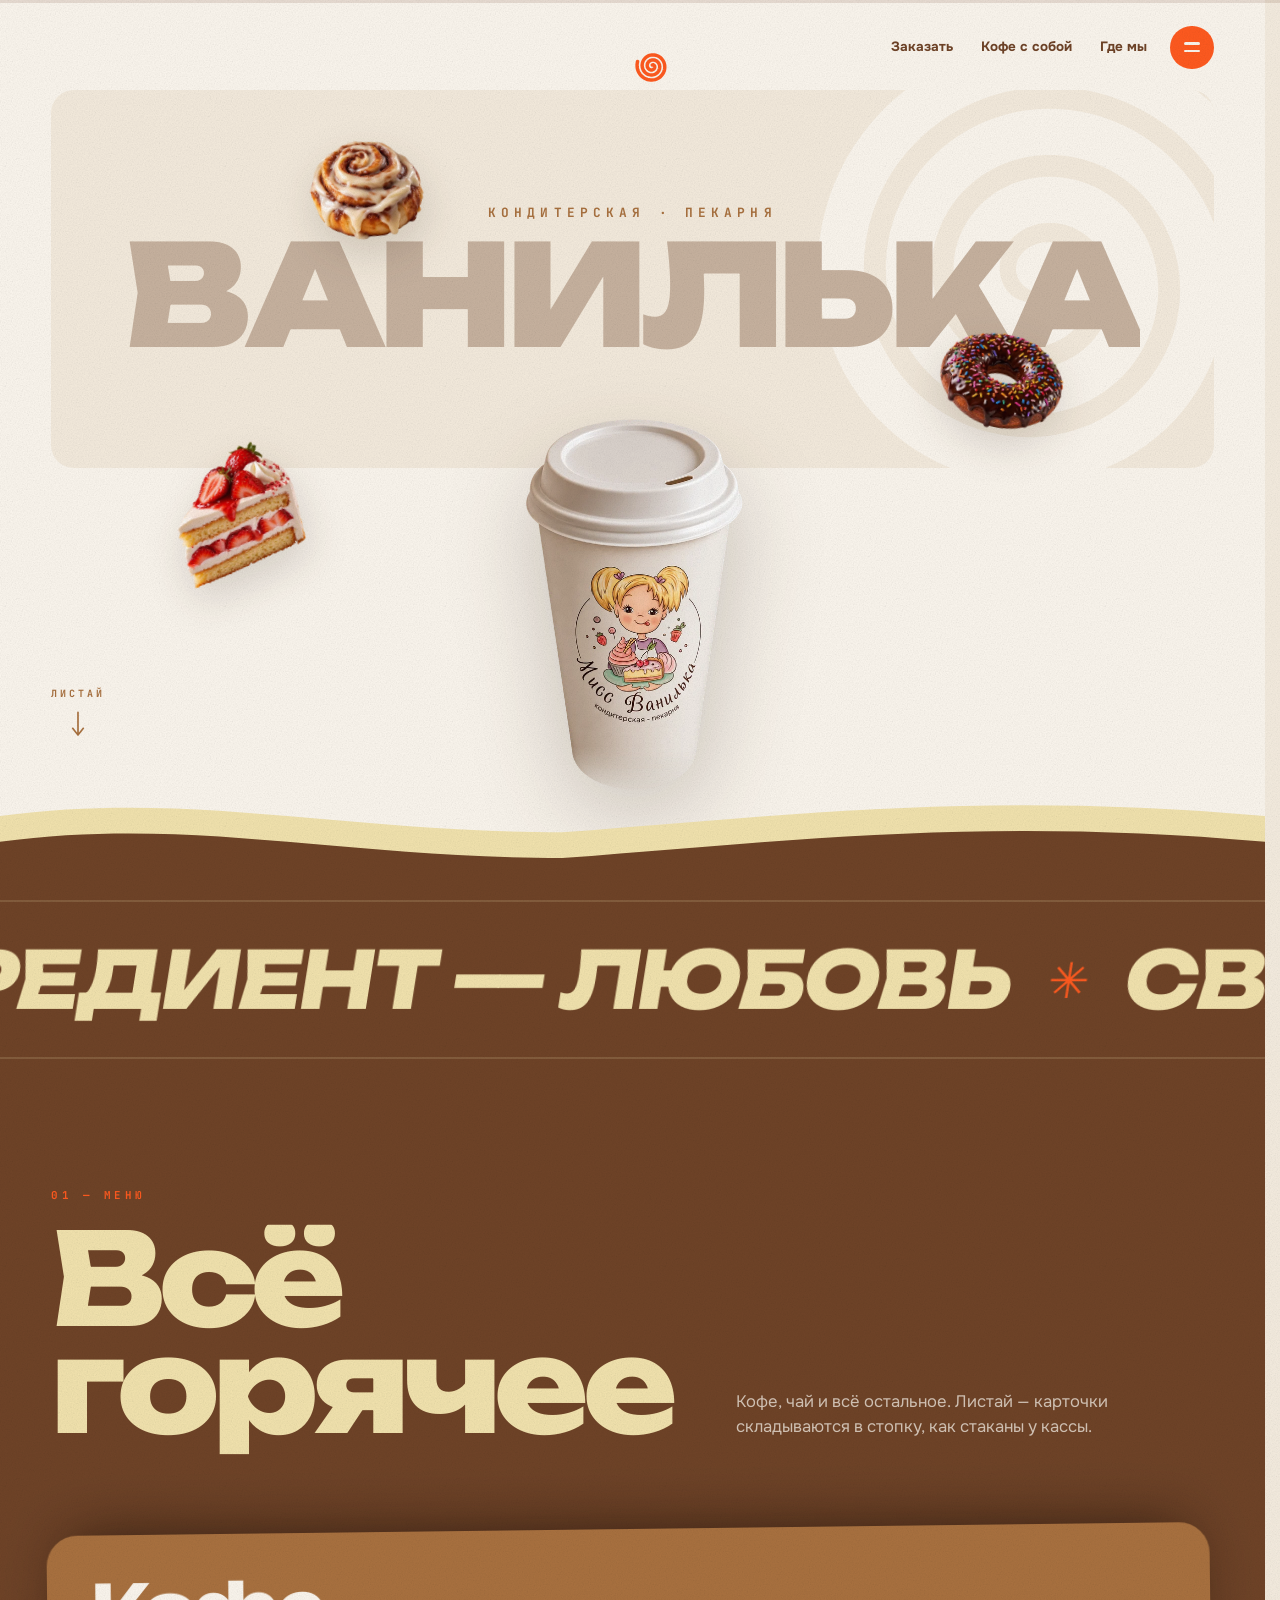
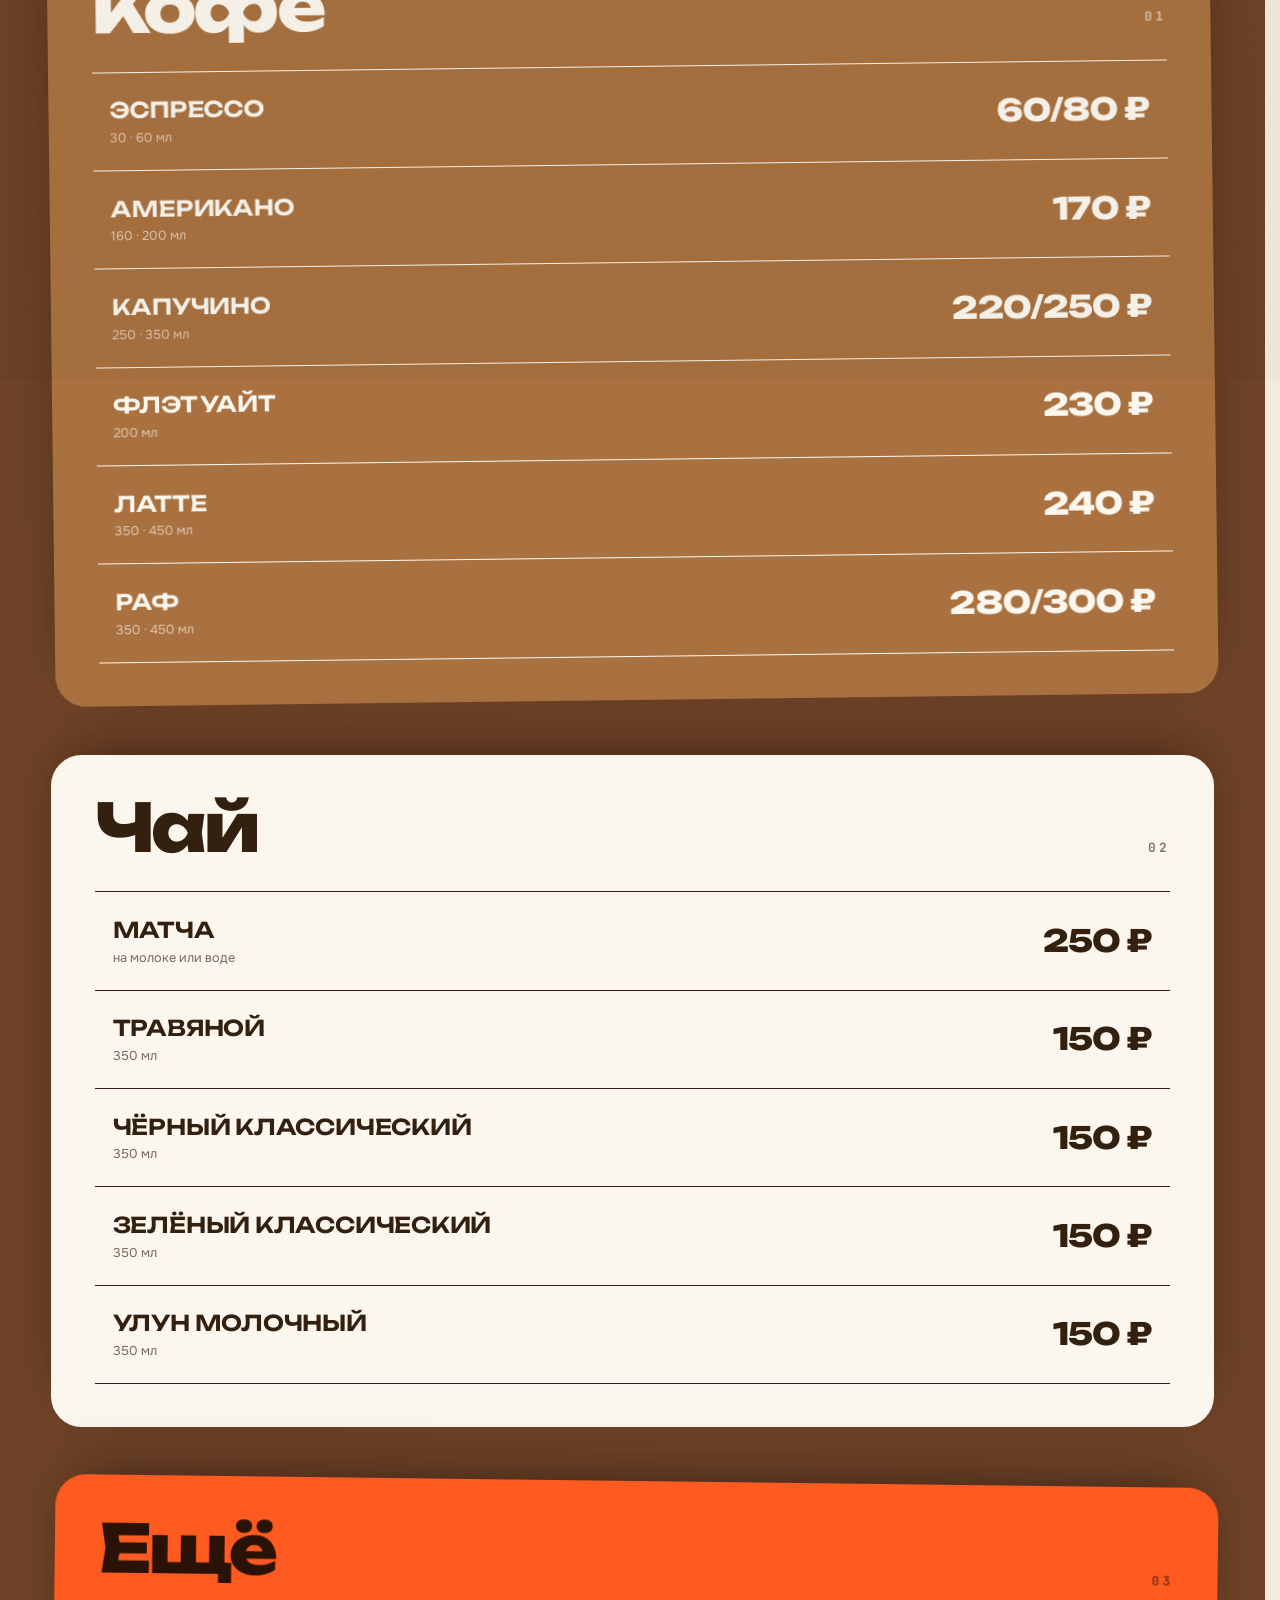
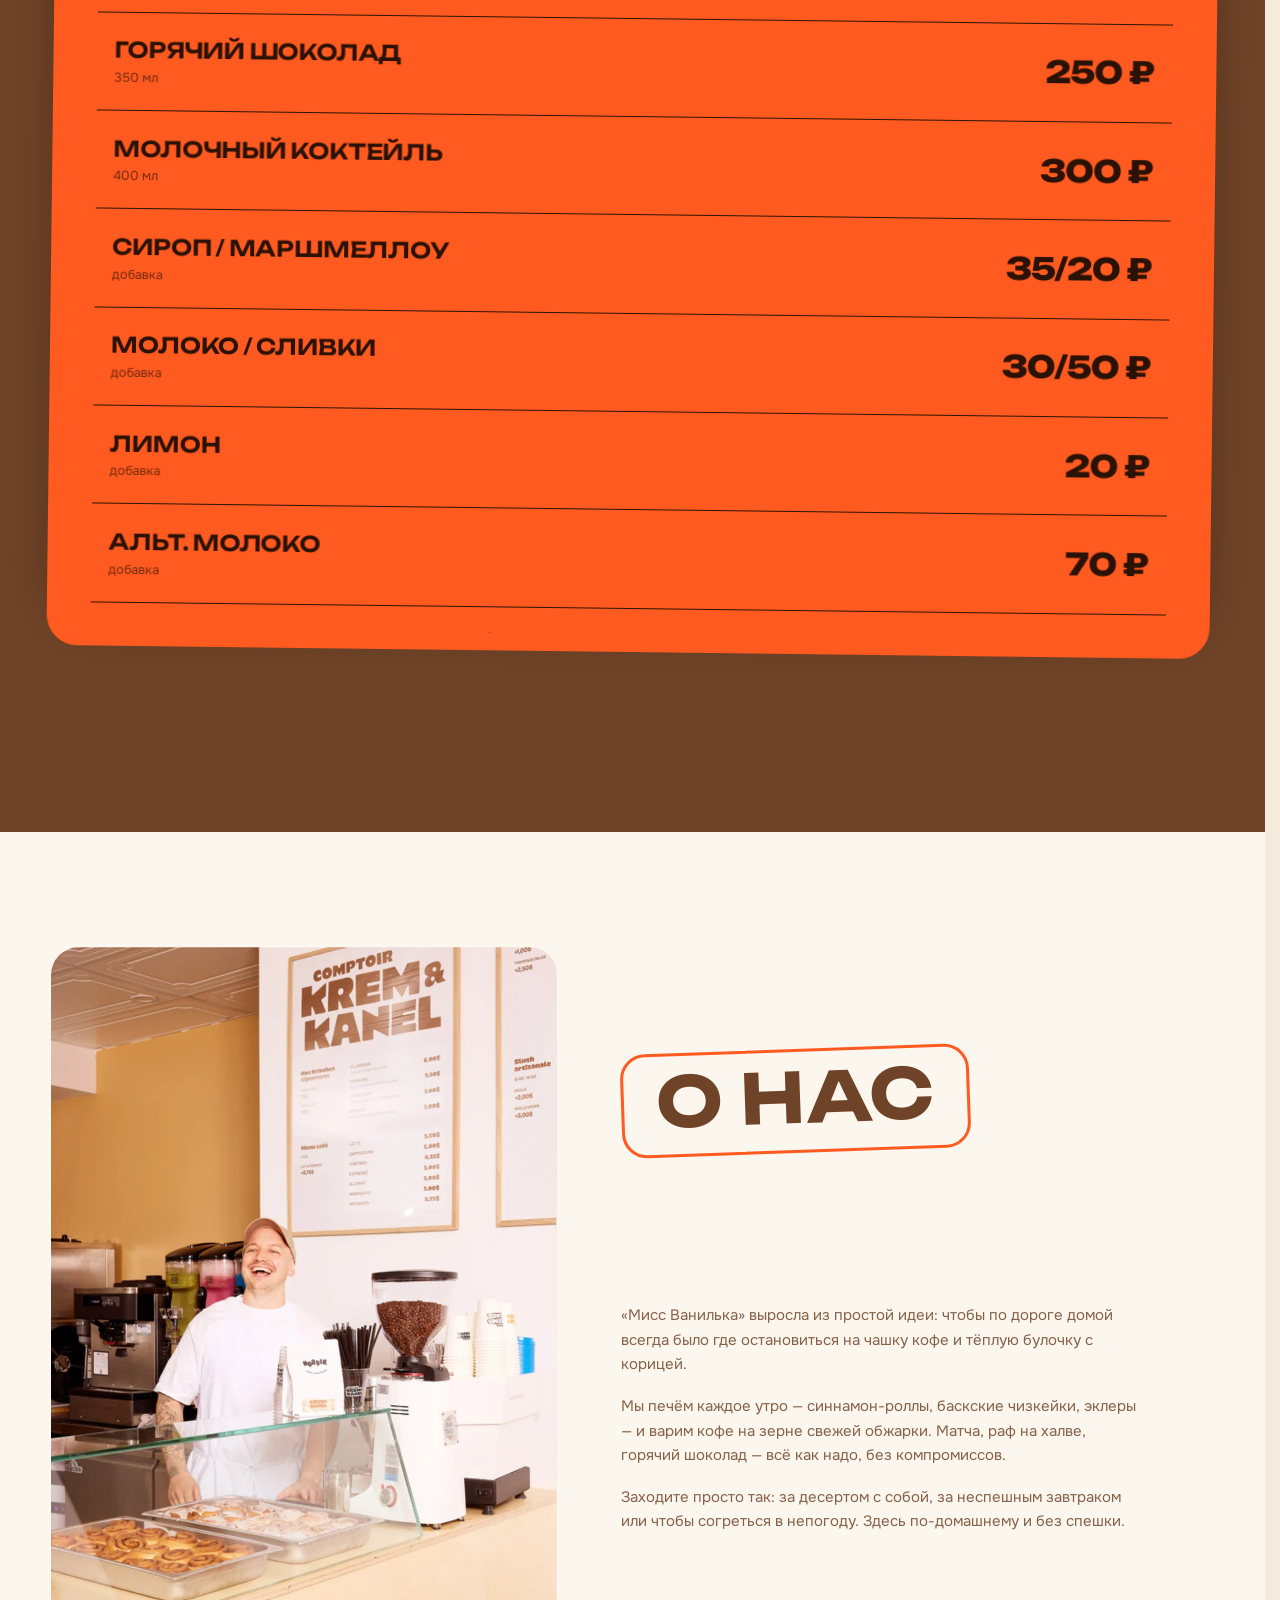
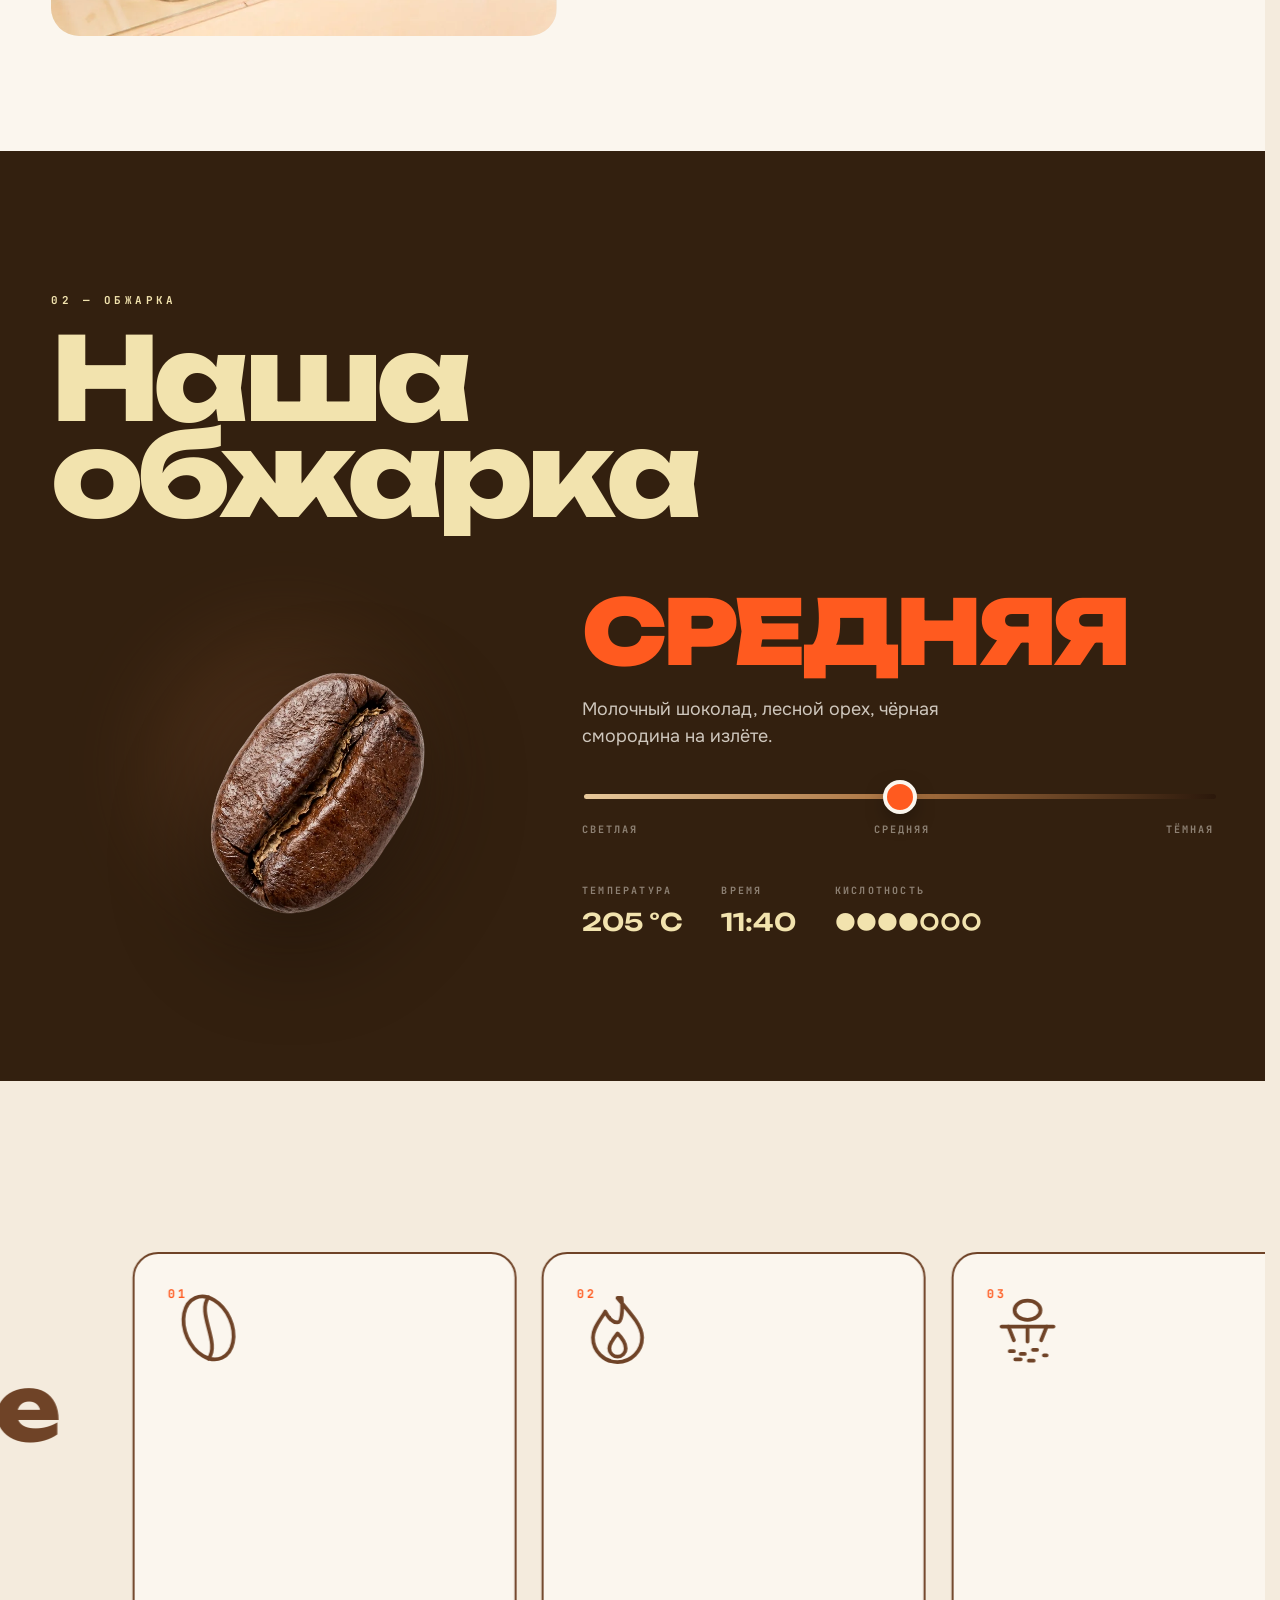
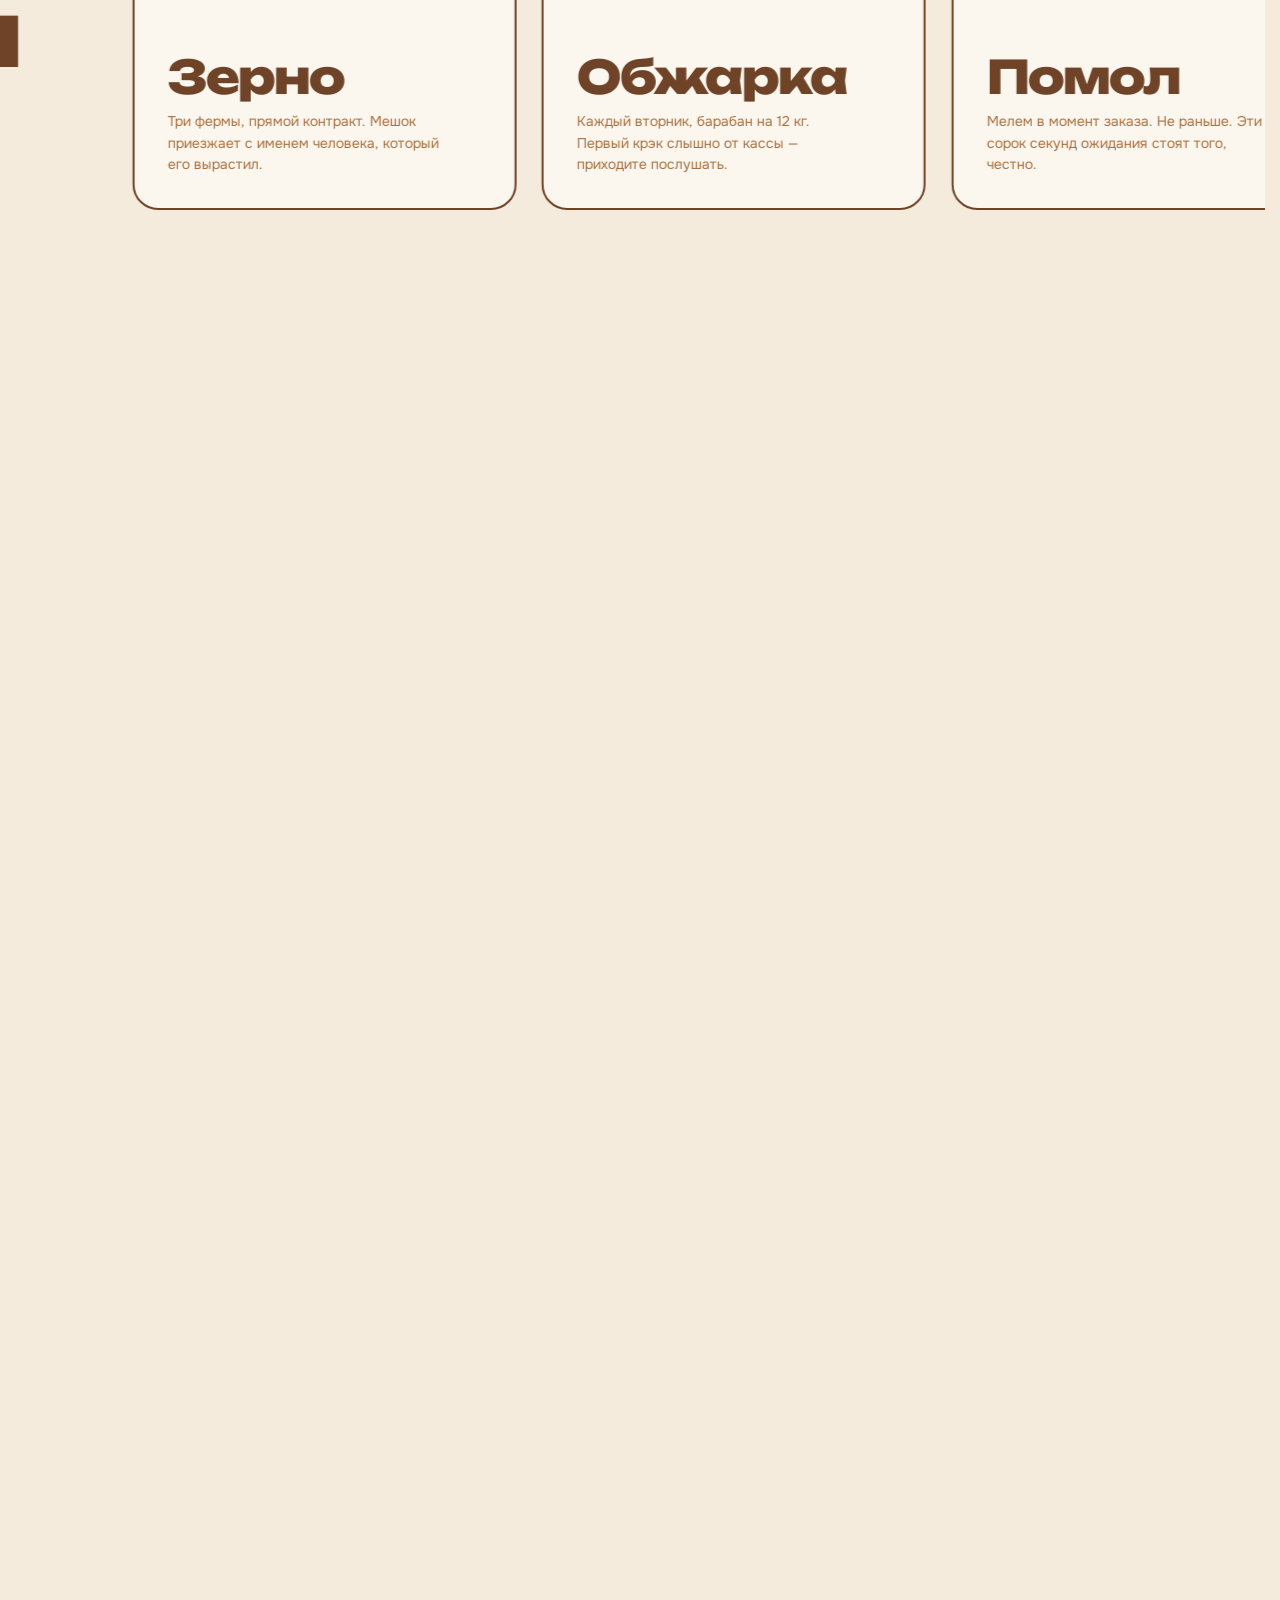
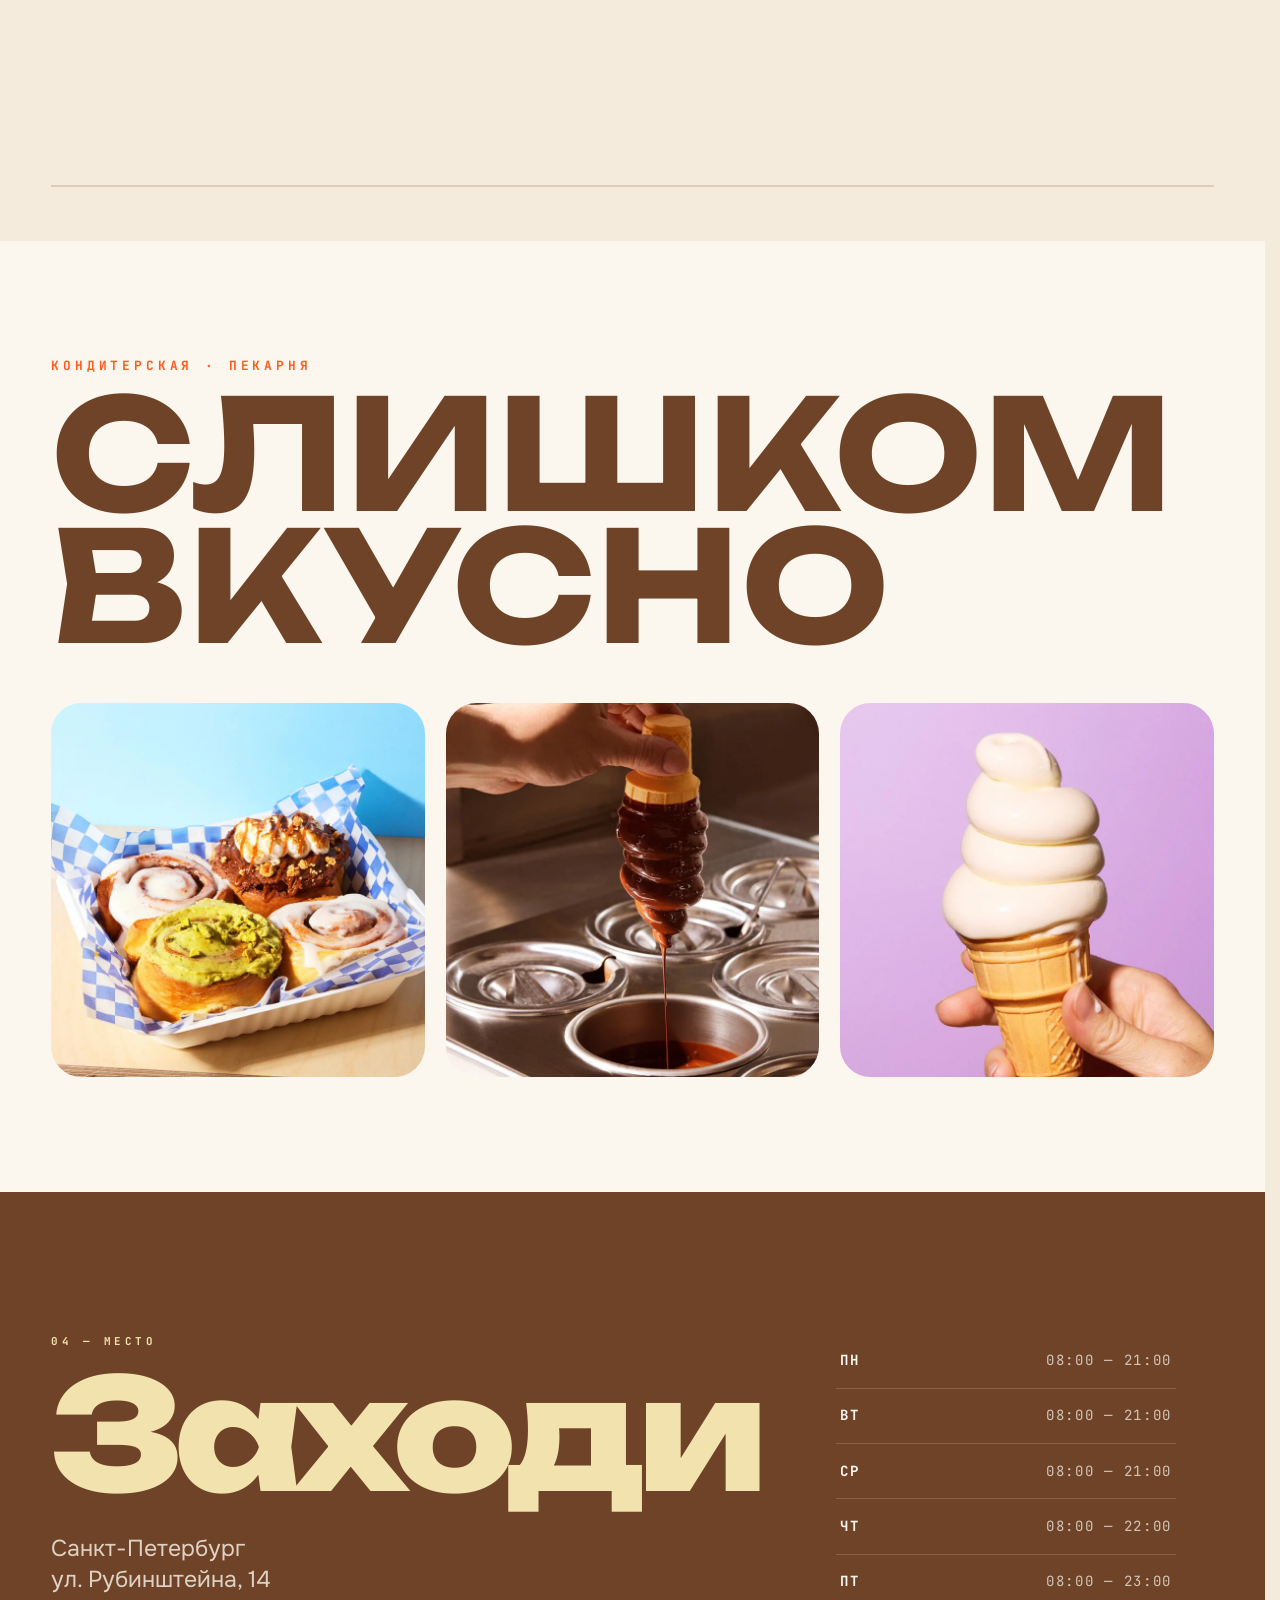
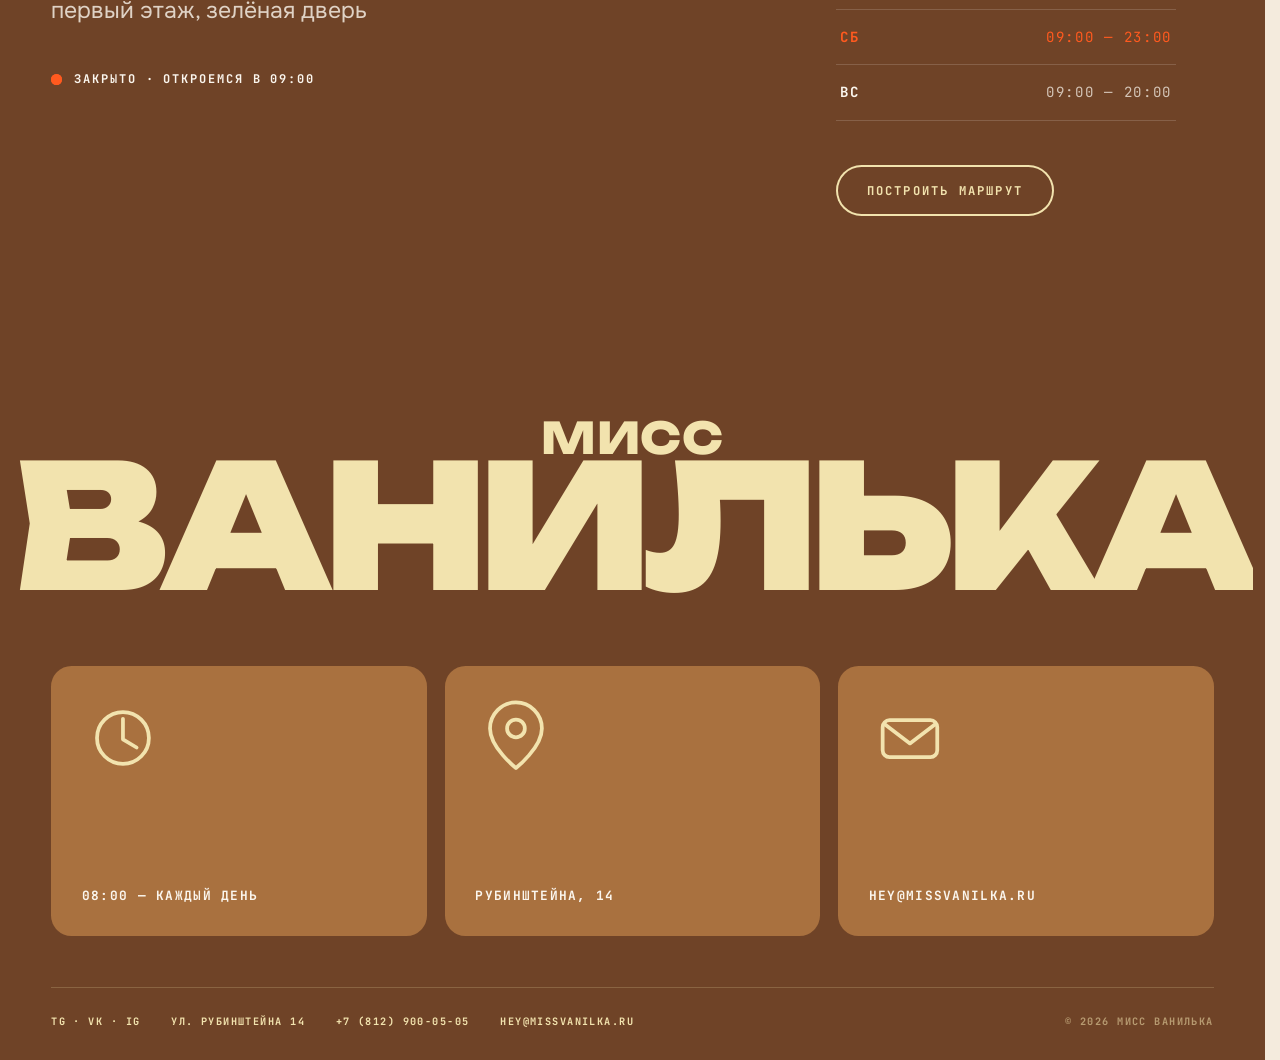
<file: brown.html>
<!doctype html>
<html lang="ru">
<head>
<meta charset="utf-8">
<meta name="viewport" content="width=device-width, initial-scale=1, viewport-fit=cover">
<title>Мисс Ванилька — кондитерская-пекарня</title>
<meta name="description" content="Мисс Ванилька — кондитерская-пекарня. Кофе, матча, горячий шоколад и слишком хорошие десерты.">
<meta name="theme-color" content="#1E120B">
<link rel="preconnect" href="https://fonts.googleapis.com">
<link rel="preconnect" href="https://fonts.gstatic.com" crossorigin>
<link href="https://fonts.googleapis.com/css2?family=Fredoka:wght@500;600;700&family=Unbounded:wght@300;400;600;800;900&family=Onest:wght@300;400;500;700&family=JetBrains+Mono:wght@400;700&display=swap" rel="stylesheet">
<link rel="stylesheet" href="styles.css?v=10">
</head>
<body>

<!-- ══ прелоадер ══ -->
<div class="boot" id="boot" aria-hidden="true">
  <div class="boot__panel boot__panel--t"></div>
  <div class="boot__panel boot__panel--b"></div>
  <div class="boot__core">
    <svg class="boot__bean" viewBox="0 0 100 100">
      <ellipse cx="50" cy="50" rx="30" ry="42" transform="rotate(-28 50 50)" fill="currentColor"/>
      <path d="M50 10 C 34 30, 66 70, 50 90" stroke="#1E120B" stroke-width="6" fill="none" stroke-linecap="round"/>
    </svg>
    <span class="boot__num" id="bootNum">00</span>
  </div>
</div>

<div class="grain" aria-hidden="true"></div>
<div class="cursor" id="cursor" aria-hidden="true"><span class="cursor__label"></span></div>
<div class="scrollbar" aria-hidden="true"><i id="scrollbarFill"></i></div>

<!-- ══ полноэкранное меню ══ -->
<nav class="navmenu" id="navmenu" aria-hidden="true">
  <div class="navmenu__panel">
    <p class="navmenu__eyebrow">МИСС ВАНИЛЬКА · КОНДИТЕРСКАЯ-ПЕКАРНЯ</p>
    <ul class="navmenu__list">
      <li style="--n:0"><a href="#hero"><span class="navmenu__i">00</span>Главная</a></li>
      <li style="--n:1"><a href="#menu"><span class="navmenu__i">01</span>Меню</a></li>
      <li style="--n:2"><a href="#story"><span class="navmenu__i">02</span>О нас</a></li>
      <li style="--n:3"><a href="#roast"><span class="navmenu__i">03</span>Кофе</a></li>
      <li style="--n:4"><a href="#place"><span class="navmenu__i">04</span>Где мы</a></li>
    </ul>
    <div class="navmenu__foot">
      <a href="tel:+78129000505" data-cursor="звонок">+7 (812) 900-05-05</a>
      <a href="mailto:hey@missvanilka.ru" data-cursor="почта">hey@missvanilka.ru</a>
    </div>
  </div>
</nav>
  <button class="navmenu__close" id="navClose" type="button" aria-label="Закрыть меню" data-cursor="закрыть">
    <svg viewBox="0 0 40 40" aria-hidden="true"><path d="M12 12 L28 28 M28 12 L12 28" fill="none" stroke="currentColor" stroke-width="3" stroke-linecap="round"/></svg>
  </button>

<div class="shell" id="shell">
<div class="shell__inner" id="shellInner">
<!-- ══ навигация ══ -->
<header class="nav">
  <a class="nav__mark" href="#hero" aria-label="Мисс Ванилька — на главную" data-cursor="наверх">
    <svg viewBox="0 0 100 100" aria-hidden="true">
      <path d="M 50.0 47.0 L 50.4 46.8 L 50.8 46.6 L 51.2 46.5 L 51.7 46.4 L 52.2 46.5 L 52.7 46.5 L 53.2 46.7 L 53.7 46.9 L 54.2 47.2 L 54.7 47.6 L 55.2 48.0 L 55.6 48.6 L 55.9 49.2 L 56.2 49.8 L 56.4 50.5 L 56.6 51.3 L 56.6 52.0 L 56.6 52.8 L 56.4 53.7 L 56.2 54.5 L 55.8 55.3 L 55.3 56.1 L 54.8 56.8 L 54.1 57.5 L 53.4 58.1 L 52.5 58.7 L 51.6 59.1 L 50.6 59.5 L 49.5 59.7 L 48.4 59.8 L 47.3 59.8 L 46.2 59.7 L 45.0 59.4 L 43.9 59.0 L 42.8 58.4 L 41.7 57.8 L 40.8 56.9 L 39.9 56.0 L 39.0 54.9 L 38.3 53.8 L 37.8 52.5 L 37.3 51.2 L 37.1 49.8 L 36.9 48.3 L 37.0 46.9 L 37.2 45.4 L 37.5 43.9 L 38.1 42.4 L 38.8 41.0 L 39.7 39.7 L 40.8 38.5 L 41.9 37.3 L 43.3 36.3 L 44.8 35.4 L 46.3 34.7 L 48.0 34.2 L 49.7 33.8 L 51.5 33.7 L 53.4 33.7 L 55.2 34.0 L 57.0 34.4 L 58.8 35.1 L 60.5 36.0 L 62.2 37.0 L 63.7 38.3 L 65.1 39.7 L 66.3 41.3 L 67.4 43.1 L 68.3 45.0 L 69.0 47.0 L 69.4 49.1 L 69.6 51.2 L 69.6 53.4 L 69.3 55.6 L 68.8 57.8 L 68.0 59.9 L 67.0 62.0 L 65.8 63.9 L 64.3 65.7 L 62.6 67.4 L 60.8 68.9 L 58.7 70.2 L 56.5 71.2 L 54.2 72.0 L 51.8 72.6 L 49.3 72.9 L 46.7 72.9 L 44.2 72.6 L 41.7 72.1 L 39.2 71.2 L 36.8 70.1 L 34.5 68.7 L 32.4 67.1 L 30.5 65.2 L 28.7 63.0 L 27.2 60.7 L 25.9 58.2 L 25.0 55.6 L 24.3 52.8 L 23.9 50.0 L 23.8 47.1 L 24.1 44.2 L 24.6 41.3 L 25.5 38.5 L 26.7 35.7 L 28.3 33.1 L 30.1 30.7 L 32.2 28.4 L 34.5 26.4 L 37.1 24.7 L 39.9 23.2 L 42.8 22.0 L 45.9 21.2 L 49.1 20.7 L 52.3 20.5 L 55.6 20.7 L 58.8 21.3 L 62.0 22.2 L 65.1 23.5 L 68.1 25.1 L 70.9 27.1 L 73.4 29.4 L 75.7 31.9 L 77.8 34.7 L 79.5 37.8 L 80.9 41.0 L 81.9 44.4 L 82.5 48.0 L 82.8 51.5 L 82.7 55.2 L 82.1 58.8 L 81.2 62.3 L 79.8 65.8 L 78.1 69.1 L 76.0 72.2 L 73.6 75.1 L 70.8 77.7 L 67.8 80.1 L 64.5 82.0 L 60.9 83.6 L 57.2 84.9 L 53.4 85.7 L 49.4 86.1 L 45.5 86.0 L 41.5 85.5 L 37.5 84.6 L 33.7 83.2 L 30.1 81.4 L 26.6 79.2 L 23.4 76.6 L 20.4 73.7 L 17.8 70.4 L 15.5 66.9 L 13.7 63.1 L 12.2 59.1 L 11.2 54.9 L 10.7 50.6 L 10.6 46.3 L 11.1 41.9 L 12.0 37.6" fill="none" stroke="currentColor" stroke-width="9" stroke-linecap="round"/>
    </svg>
  </a>
  <nav class="nav__links">
    <a href="#menu" data-cursor="меню">Заказать</a>
    <a href="#roast" data-cursor="обжарка">Кофе с собой</a>
    <a href="#place" data-cursor="адрес">Где мы</a>
  </nav>
  <button class="nav__burger" id="navToggle" type="button"
          aria-label="Открыть меню" aria-expanded="false" aria-controls="navmenu"
          data-cursor="меню"><i></i><i></i></button>
</header>

<main>

<!-- ══════════ HERO ══════════ -->
<section class="hero" id="hero">
  <div class="stage" data-speed=".4">
    <div class="panel">
      <svg class="panel__mark" viewBox="0 0 600 600" aria-hidden="true">
        <path d="M 300.0 288.0 L 300.8 287.2 L 301.7 286.5 L 302.7 285.9 L 303.8 285.3 L 304.9 284.8 L 306.2 284.4 L 307.5 284.1 L 308.9 283.9 L 310.3 283.8 L 311.8 283.8 L 313.3 284.0 L 314.8 284.3 L 316.3 284.7 L 317.9 285.2 L 319.4 285.9 L 320.9 286.7 L 322.4 287.7 L 323.9 288.8 L 325.3 290.0 L 326.6 291.3 L 327.9 292.8 L 329.1 294.5 L 330.2 296.2 L 331.1 298.0 L 332.0 300.0 L 332.7 302.1 L 333.3 304.2 L 333.8 306.4 L 334.1 308.8 L 334.2 311.1 L 334.2 313.5 L 334.0 316.0 L 333.7 318.5 L 333.1 321.0 L 332.4 323.5 L 331.4 326.0 L 330.3 328.5 L 329.0 330.9 L 327.5 333.3 L 325.9 335.6 L 324.0 337.8 L 322.0 340.0 L 319.8 342.0 L 317.4 343.9 L 314.8 345.7 L 312.1 347.3 L 309.3 348.7 L 306.3 350.0 L 303.2 351.1 L 300.0 352.0 L 296.7 352.7 L 293.3 353.2 L 289.8 353.4 L 286.3 353.5 L 282.7 353.3 L 279.1 352.8 L 275.5 352.1 L 271.9 351.2 L 268.3 350.0 L 264.7 348.5 L 261.2 346.8 L 257.8 344.9 L 254.5 342.7 L 251.3 340.3 L 248.2 337.6 L 245.3 334.7 L 242.5 331.6 L 239.9 328.3 L 237.5 324.7 L 235.3 321.0 L 233.4 317.1 L 231.6 313.0 L 230.2 308.8 L 228.9 304.5 L 228.0 300.0 L 227.3 295.4 L 227.0 290.8 L 226.9 286.1 L 227.2 281.3 L 227.7 276.5 L 228.6 271.7 L 229.8 267.0 L 231.3 262.2 L 233.1 257.6 L 235.3 253.0 L 237.7 248.5 L 240.5 244.1 L 243.6 239.9 L 247.0 235.9 L 250.6 232.0 L 254.6 228.4 L 258.8 225.0 L 263.2 221.8 L 267.9 218.9 L 272.8 216.3 L 277.9 214.0 L 283.2 212.0 L 288.7 210.3 L 294.3 209.0 L 300.0 208.0 L 305.8 207.4 L 311.7 207.1 L 317.7 207.3 L 323.7 207.8 L 329.7 208.7 L 335.6 210.0 L 341.6 211.7 L 347.4 213.8 L 353.2 216.2 L 358.8 219.1 L 364.3 222.3 L 369.5 225.9 L 374.6 229.9 L 379.5 234.2 L 384.1 238.9 L 388.5 243.8 L 392.5 249.1 L 396.3 254.7 L 399.7 260.5 L 402.7 266.6 L 405.4 272.9 L 407.7 279.5 L 409.5 286.2 L 411.0 293.0 L 412.0 300.0 L 412.6 307.1 L 412.7 314.2 L 412.4 321.4 L 411.6 328.6 L 410.3 335.8 L 408.6 343.0 L 406.4 350.1 L 403.8 357.0 L 400.6 363.9 L 397.1 370.5 L 393.1 377.0 L 388.6 383.2 L 383.8 389.2 L 378.5 394.9 L 372.9 400.3 L 366.9 405.4 L 360.5 410.1 L 353.8 414.4 L 346.8 418.3 L 339.6 421.7 L 332.0 424.8 L 324.3 427.3 L 316.3 429.4 L 308.2 430.9 L 300.0 432.0 L 291.7 432.5 L 283.3 432.5 L 274.8 432.0 L 266.4 431.0 L 258.0 429.3 L 249.6 427.2 L 241.4 424.5 L 233.3 421.3 L 225.4 417.5 L 217.7 413.3 L 210.3 408.5 L 203.1 403.2 L 196.2 397.5 L 189.7 391.3 L 183.5 384.6 L 177.7 377.6 L 172.4 370.1 L 167.5 362.3 L 163.1 354.2 L 159.2 345.7 L 155.9 337.0 L 153.0 328.0 L 150.8 318.9 L 149.1 309.5 L 148.0 300.0 L 147.5 290.4 L 147.6 280.7 L 148.3 271.1 L 149.7 261.4 L 151.6 251.8 L 154.2 242.3 L 157.4 232.9 L 161.2 223.7 L 165.6 214.7 L 170.6 206.0 L 176.1 197.5 L 182.2 189.4 L 188.8 181.6 L 196.0 174.3 L 203.6 167.3 L 211.7 160.9 L 220.2 154.9 L 229.2 149.4 L 238.4 144.5 L 248.1 140.2 L 258.0 136.5 L 268.2 133.4 L 278.6 130.9 L 289.3 129.1 L 300.0 128.0 L 310.9 127.5 L 321.8 127.8 L 332.7 128.7 L 343.6 130.3 L 354.4 132.6 L 365.1 135.6 L 375.6 139.3 L 385.9 143.7 L 396.0 148.7 L 405.8 154.4 L 415.2 160.7 L 424.3 167.6 L 433.0 175.1 L 441.2 183.2 L 448.9 191.8 L 456.0 201.0 L 462.6 210.6 L 468.7 220.6 L 474.1 231.1 L 478.8 241.9 L 482.9 253.0 L 486.2 264.5 L 488.9 276.1 L 490.8 288.0 L 492.0 300.0 L 492.4 312.1 L 492.1 324.3 L 491.0 336.4 L 489.1 348.5 L 486.4 360.6 L 483.0 372.4 L 478.8 384.1 L 473.9 395.6 L 468.2 406.7 L 461.8 417.6 L 454.7 428.0 L 447.0 438.0 L 438.6 447.5 L 429.5 456.6 L 419.9 465.0 L 409.7 472.9 L 399.0 480.2 L 387.9 486.8 L 376.3 492.6 L 364.3 497.8 L 351.9 502.2 L 339.3 505.9 L 326.4 508.7 L 313.3 510.8 L 300.0 512.0 L 286.6 512.4 L 273.2 511.9 L 259.8 510.6 L 246.5 508.4 L 233.3 505.4 L 220.2 501.6 L 207.4 496.9 L 194.8 491.4 L 182.5 485.1 L 170.7 478.0 L 159.3 470.1 L 148.3 461.5 L 137.9 452.2 L 128.0 442.3 L 118.8 431.7 L 110.2 420.5 L 102.3 408.7 L 95.1 396.4 L 88.8 383.6 L 83.2 370.5 L 78.4 356.9 L 74.5 343.0 L 71.4 328.9 L 69.3 314.5 L 68.0 300.0 L 67.7 285.4 L 68.2 270.7 L 69.8 256.1 L 72.2 241.5 L 75.6 227.1 L 79.8 212.8 L 85.0 198.8 L 91.1 185.1 L 98.0 171.8 L 105.8 158.9 L 114.5 146.5 L 123.9 134.6 L 134.1 123.3 L 145.0 112.6 L 156.6 102.6 L 168.8 93.3 L 181.7 84.8 L 195.1 77.1 L 209.0 70.2 L 223.4 64.1 L 238.1 59.0 L 253.2 54.8 L 268.6 51.6 L 284.2 49.3 L 300.0 48.0 L 315.9 47.7 L 331.8 48.4 L 347.7 50.1 L 363.5 52.8 L 379.1 56.5 L 394.5 61.2 L 409.7 66.9 L 424.5 73.6 L 438.9 81.2 L 452.8 89.7 L 466.2 99.1 L 479.1 109.3 L 491.3 120.4 L 502.8 132.2 L 513.6 144.8 L 523.6 158.1 L 532.7 172.0 L 541.0 186.6 L 548.4 201.6 L 554.9 217.2" fill="none" stroke="currentColor" stroke-width="54" stroke-linecap="round"/>
      </svg>
      <p class="panel__eyebrow" data-split="chars">КОНДИТЕРСКАЯ · ПЕКАРНЯ</p>
      <h1 class="panel__word" data-split="chars" data-stagger="0.045">ВАНИЛЬКА</h1>
    </div>

    <!-- стакан -->
    <div class="cupstage" id="cupstage" data-speed=".05">
      <picture class="cup" data-cursor="ммм">
        <source srcset="assets/cup.webp" type="image/webp">
        <img src="assets/cup.png" width="560" height="744" alt="Стакан кофе «Мисс Ванилька»" fetchpriority="high">
      </picture>
    </div>

    <!-- зёрна и выпечка -->
    <div class="floats" aria-hidden="true">
      <span class="float" style="--x:27%;--y:18%;--w:clamp(78px,9.5vw,170px);--r:-10deg"
            data-speed="-0.18" data-spin="20">
        <picture>
          <source srcset="assets/cinnabon.webp" type="image/webp">
          <img src="assets/cinnabon.png" width="340" height="322" alt="Булочка с корицей" loading="eager" decoding="async">
        </picture>
      </span>
      <span class="float" style="--x:16%;--y:76%;--w:clamp(84px,10.5vw,190px);--r:-15deg"
            data-speed="0.21" data-spin="16">
        <picture>
          <source srcset="assets/cake.webp" type="image/webp">
          <img src="assets/cake.png" width="340" height="338" alt="Кусок торта" loading="eager" decoding="async">
        </picture>
      </span>
      <span class="float" style="--x:81%;--y:52%;--w:clamp(88px,11vw,200px);--r:12deg"
            data-speed="-0.24" data-spin="-22">
        <picture>
          <source srcset="assets/donut.webp" type="image/webp">
          <img src="assets/donut.png" width="340" height="233" alt="Пончик" loading="eager" decoding="async">
        </picture>
      </span>
    </div>
  </div>

  <a class="scrollhint" href="#menu" data-cursor="вниз">
    <span>ЛИСТАЙ</span>
    <svg viewBox="0 0 24 40" aria-hidden="true"><path d="M12 2 V34 M4 26 L12 36 L20 26" fill="none" stroke="currentColor" stroke-width="2.5" stroke-linecap="round" stroke-linejoin="round"/></svg>
  </a>

</section>

<!-- волна-переход: передний план, наезжает на hero при скролле -->
<div class="wavelead" aria-hidden="true">
  <svg class="wave" viewBox="0 0 1440 220" preserveAspectRatio="none" aria-hidden="true">
    <path class="wave__a" d="M0,116 C 220,84 380,142 640,116 C 900,94 1120,86 1440,116 L1440,220 L0,220Z"><animate attributeName="d" dur="11s" repeatCount="indefinite" values="M0,116 C 220,84 380,142 640,116 C 900,94 1120,86 1440,116 L1440,220 L0,220Z;M0,104 C 220,70 380,128 640,136 C 900,112 1120,70 1440,104 L1440,220 L0,220Z;M0,128 C 220,98 380,134 640,104 C 900,86 1120,98 1440,128 L1440,220 L0,220Z;M0,116 C 220,84 380,142 640,116 C 900,94 1120,86 1440,116 L1440,220 L0,220Z" keyTimes="0;0.33;0.66;1" calcMode="spline" keySplines="0.42 0 0.58 1;0.42 0 0.58 1;0.42 0 0.58 1"/></path>
    <path class="wave__b" d="M0,150 C 220,118 380,176 640,150 C 900,128 1120,120 1440,150 L1440,220 L0,220Z"><animate attributeName="d" dur="11s" repeatCount="indefinite" values="M0,150 C 220,118 380,176 640,150 C 900,128 1120,120 1440,150 L1440,220 L0,220Z;M0,138 C 220,104 380,162 640,170 C 900,146 1120,104 1440,138 L1440,220 L0,220Z;M0,162 C 220,132 380,168 640,138 C 900,120 1120,132 1440,162 L1440,220 L0,220Z;M0,150 C 220,118 380,176 640,150 C 900,128 1120,120 1440,150 L1440,220 L0,220Z" keyTimes="0;0.33;0.66;1" calcMode="spline" keySplines="0.42 0 0.58 1;0.42 0 0.58 1;0.42 0 0.58 1"/></path>
  </svg>
</div>

<!-- ══════════ БЕГУЩАЯ СТРОКА ══════════ -->
<section class="ticker" id="ticker" aria-hidden="true">
  <div class="ticker__track" id="tickerTrack">
    <div class="ticker__row">
      <span>СВЕЖАЯ ВЫПЕЧКА</span><b>✳</b><span>КОФЕ С СОБОЙ</span><b>✳</b><span>МАТЧА НА МОЛОКЕ</span><b>✳</b><span>СЕКРЕТНЫЙ ИНГРЕДИЕНТ — ЛЮБОВЬ</span><b>✳</b>
    </div>
    <div class="ticker__row">
      <span>СВЕЖАЯ ВЫПЕЧКА</span><b>✳</b><span>КОФЕ С СОБОЙ</span><b>✳</b><span>МАТЧА НА МОЛОКЕ</span><b>✳</b><span>СЕКРЕТНЫЙ ИНГРЕДИЕНТ — ЛЮБОВЬ</span><b>✳</b>
    </div>
  </div>
</section>

<!-- ══════════ МЕНЮ · стопка карточек ══════════ -->
<section class="menu" id="menu">
  <div class="menu__intro">
    <div>
      <p class="tag">01 — МЕНЮ</p>
      <h2 class="menu__h" data-reveal="lines">Всё<br>горячее</h2>
    </div>
    <p class="menu__note" data-reveal>Кофе, чай и всё остальное. Листай — карточки складываются в стопку, как стаканы у кассы.</p>
  </div>

  <div class="stack">
    <article class="card" style="--i:0">
      <header class="card__top"><h3>Кофе</h3><span class="card__num">01</span></header>
      <ul class="list">
        <li data-cursor="взять"><span class="list__n">ЭСПРЕССО</span><span class="list__d">30 · 60 мл</span><span class="list__p">60/80 ₽</span></li>
        <li data-cursor="взять"><span class="list__n">АМЕРИКАНО</span><span class="list__d">160 · 200 мл</span><span class="list__p">170 ₽</span></li>
        <li data-cursor="взять"><span class="list__n">КАПУЧИНО</span><span class="list__d">250 · 350 мл</span><span class="list__p">220/250 ₽</span></li>
        <li data-cursor="взять"><span class="list__n">ФЛЭТ УАЙТ</span><span class="list__d">200 мл</span><span class="list__p">230 ₽</span></li>
        <li data-cursor="взять"><span class="list__n">ЛАТТЕ</span><span class="list__d">350 · 450 мл</span><span class="list__p">240 ₽</span></li>
        <li data-cursor="взять"><span class="list__n">РАФ</span><span class="list__d">350 · 450 мл</span><span class="list__p">280/300 ₽</span></li>
      </ul>
    </article>

    <article class="card card--cream" style="--i:1">
      <header class="card__top"><h3>Чай</h3><span class="card__num">02</span></header>
      <ul class="list">
        <li data-cursor="взять"><span class="list__n">МАТЧА</span><span class="list__d">на молоке или воде</span><span class="list__p">250 ₽</span></li>
        <li data-cursor="взять"><span class="list__n">ТРАВЯНОЙ</span><span class="list__d">350 мл</span><span class="list__p">150 ₽</span></li>
        <li data-cursor="взять"><span class="list__n">ЧЁРНЫЙ КЛАССИЧЕСКИЙ</span><span class="list__d">350 мл</span><span class="list__p">150 ₽</span></li>
        <li data-cursor="взять"><span class="list__n">ЗЕЛЁНЫЙ КЛАССИЧЕСКИЙ</span><span class="list__d">350 мл</span><span class="list__p">150 ₽</span></li>
        <li data-cursor="взять"><span class="list__n">УЛУН МОЛОЧНЫЙ</span><span class="list__d">350 мл</span><span class="list__p">150 ₽</span></li>
      </ul>
    </article>

    <article class="card card--flame" style="--i:2">
      <header class="card__top"><h3>Ещё</h3><span class="card__num">03</span></header>
      <ul class="list">
        <li data-cursor="взять"><span class="list__n">ГОРЯЧИЙ ШОКОЛАД</span><span class="list__d">350 мл</span><span class="list__p">250 ₽</span></li>
        <li data-cursor="взять"><span class="list__n">МОЛОЧНЫЙ КОКТЕЙЛЬ</span><span class="list__d">400 мл</span><span class="list__p">300 ₽</span></li>
        <li data-cursor="взять"><span class="list__n">СИРОП / МАРШМЕЛЛОУ</span><span class="list__d">добавка</span><span class="list__p">35/20 ₽</span></li>
        <li data-cursor="взять"><span class="list__n">МОЛОКО / СЛИВКИ</span><span class="list__d">добавка</span><span class="list__p">30/50 ₽</span></li>
        <li data-cursor="взять"><span class="list__n">ЛИМОН</span><span class="list__d">добавка</span><span class="list__p">20 ₽</span></li>
        <li data-cursor="взять"><span class="list__n">АЛЬТ. МОЛОКО</span><span class="list__d">добавка</span><span class="list__p">70 ₽</span></li>
      </ul>
    </article>
  </div>
</section>

<!-- ══════════ О НАС ══════════ -->
<section class="about" id="story">
  <div class="about__inner">
  <figure class="about__photo" data-reveal>
    <picture>
      <source srcset="assets/about.webp" type="image/webp">
      <img src="assets/about.jpg" width="900" height="1227" alt="За стойкой «Мисс Ванилька»" loading="lazy" decoding="async">
    </picture>
  </figure>

  <div class="about__text">
    <span class="about__badge" data-reveal>О НАС</span>
    <h2 class="about__sub" data-reveal>Уютное место, мимо которого не пройти</h2>
    <div class="about__body" data-reveal>
      <p>«Мисс Ванилька» выросла из простой идеи: чтобы по дороге домой всегда было где остановиться на чашку кофе и тёплую булочку с корицей.</p>
      <p>Мы печём каждое утро — синнамон-роллы, баскские чизкейки, эклеры — и варим кофе на зерне свежей обжарки. Матча, раф на халве, горячий шоколад — всё как надо, без компромиссов.</p>
      <p>Заходите просто так: за десертом с собой, за неспешным завтраком или чтобы согреться в непогоду. Здесь по-домашнему и без спешки.</p>
    </div>
  </div>
  </div>
</section>

<!-- ══════════ ОБЖАРКА · интерактив ══════════ -->
<section class="roast" id="roast">
  <div class="roast__head">
    <p class="tag tag--light">02 — ОБЖАРКА</p>
    <h2 class="roast__h" data-reveal="lines">Наша<br>обжарка</h2>
  </div>

  <div class="roast__body">
    <div class="roast__visual">
      <div class="beanwrap" id="beanwrap">
        <div class="beanglow"></div>
        <picture class="beanbig">
          <source srcset="assets/bean.webp" type="image/webp">
          <img src="assets/bean.png" width="560" height="586" alt="Кофейное зерно" loading="lazy" decoding="async">
        </picture>
      </div>
    </div>

    <div class="roast__panel">
      <output class="roast__level" id="roastLevel">СРЕДНЯЯ</output>
      <p class="roast__notes" id="roastNotes">Молочный шоколад, лесной орех, чёрная смородина на излёте.</p>

      <div class="slider">
        <input type="range" id="roastRange" min="0" max="100" value="50" step="1" aria-label="Степень обжарки">
        <div class="slider__labels"><span>СВЕТЛАЯ</span><span>СРЕДНЯЯ</span><span>ТЁМНАЯ</span></div>
      </div>

      <dl class="specs">
        <div><dt>ТЕМПЕРАТУРА</dt><dd id="roastTemp">205 °C</dd></div>
        <div><dt>ВРЕМЯ</dt><dd id="roastTime">11:40</dd></div>
        <div><dt>КИСЛОТНОСТЬ</dt><dd id="roastAcid">●●●●○○○</dd></div>
      </dl>
    </div>
  </div>
</section>

<!-- ══════════ РИТУАЛ · горизонтальный скролл ══════════ -->
<section class="ritual" id="ritual">
  <div class="ritual__pin">
    <div class="ritual__track" id="ritualTrack">

      <div class="rpanel rpanel--intro">
        <p class="tag">03 — РИТУАЛ</p>
        <h2 class="rpanel__h">Четыре<br>шага<br>до чашки</h2>
        <p class="rpanel__p">Скроллишь вниз — едет вбок.</p>
      </div>

      <article class="rpanel">
        <span class="rpanel__idx">01</span>
        <svg class="ico" viewBox="0 0 120 120" aria-hidden="true">
          <ellipse cx="60" cy="60" rx="34" ry="48" transform="rotate(-24 60 60)"/>
          <path d="M60 15 C 42 38, 78 82, 60 105"/>
        </svg>
        <h3>Зерно</h3>
        <p>Три фермы, прямой контракт. Мешок приезжает с именем человека, который его вырастил.</p>
      </article>

      <article class="rpanel">
        <span class="rpanel__idx">02</span>
        <svg class="ico" viewBox="0 0 120 120" aria-hidden="true">
          <path d="M60 16 C 84 44, 96 58, 96 74 a36 36 0 0 1 -72 0 c0-14 10-24 18-38 6 12 12 16 18 16 6 0 8-16 6-36Z"/>
          <path d="M60 68 c 10 10 12 16 12 22 a12 12 0 0 1 -24 0 c0-6 4-12 12-22Z"/>
        </svg>
        <h3>Обжарка</h3>
        <p>Каждый вторник, барабан на 12 кг. Первый крэк слышно от кассы — приходите послушать.</p>
      </article>

      <article class="rpanel">
        <span class="rpanel__idx">03</span>
        <svg class="ico" viewBox="0 0 120 120" aria-hidden="true">
          <ellipse cx="60" cy="34" rx="19" ry="14"/>
          <path d="M22 58 H98"/>
          <path d="M32 58 L40 78 M60 58 V80 M88 58 L80 78"/>
          <path d="M34 94 h6 M50 98 h6 M68 92 h6 M84 100 h4 M42 106 h8 M62 108 h7"/>
        </svg>
        <h3>Помол</h3>
        <p>Мелем в момент заказа. Не раньше. Эти сорок секунд ожидания стоят того, честно.</p>
      </article>

      <article class="rpanel">
        <span class="rpanel__idx">04</span>
        <svg class="ico" viewBox="0 0 120 120" aria-hidden="true">
          <path d="M26 26 H94 L64 78 H56 Z"/>
          <path d="M26 42 H94"/>
          <path d="M60 88 c 7 8 10 12 10 16 a10 10 0 0 1 -20 0 c0-4 3-8 10-16Z"/>
        </svg>
        <h3>Пролив</h3>
        <p>92 °C, 2:45, вода из осмоса с минералами обратно. Бариста считает вслух, если попросить.</p>
      </article>

      <div class="rpanel rpanel--end">
        <p class="rpanel__p">И всё это —</p>
        <h2 class="rpanel__h rpanel__h--big">за<br><span class="nowrap">300&nbsp;₽</span></h2>
        <a class="btn" href="#place" data-magnet data-cursor="сюда"><span>ГДЕ НАС НАЙТИ</span></a>
      </div>

    </div>
  </div>
  <div class="ritual__progress" aria-hidden="true"><i id="ritualBar"></i></div>
</section>

<!-- ══════════ ГАЛЕРЕЯ ══════════ -->
<section class="gallery" id="gallery">
  <div class="gallery__head">
    <p class="gallery__eyebrow">КОНДИТЕРСКАЯ · ПЕКАРНЯ</p>
    <h2 class="gallery__title" data-reveal="lines">Слишком<br>вкусно</h2>
  </div>
  <div class="gallery__grid">
    <figure class="gtile" data-reveal data-cursor="ммм">
      <picture><source srcset="assets/g2.webp" type="image/webp">
      <img src="assets/g2.jpg" width="760" height="760" alt="Синнамон-роллы" loading="lazy" decoding="async"></picture>
    </figure>
    <figure class="gtile" data-reveal data-cursor="ммм">
      <picture><source srcset="assets/g1.webp" type="image/webp">
      <img src="assets/g1.jpg" width="760" height="760" alt="Карамельный соус" loading="lazy" decoding="async"></picture>
    </figure>
    <figure class="gtile" data-reveal data-cursor="ммм">
      <picture><source srcset="assets/g3.webp" type="image/webp">
      <img src="assets/g3.jpg" width="760" height="760" alt="Мороженое в рожке" loading="lazy" decoding="async"></picture>
    </figure>
  </div>
</section>

<!-- ══════════ МЕСТО ══════════ -->
<section class="place" id="place">
  <div class="place__grid">
    <div class="place__col">
      <p class="tag tag--light">04 — МЕСТО</p>
      <h2 class="place__h" data-reveal="lines">Заходи</h2>
      <p class="place__addr" data-reveal>Санкт-Петербург<br>ул. Рубинштейна, 14<br>первый этаж, зелёная дверь</p>
      <div class="status" id="status">
        <span class="status__dot"></span>
        <span class="status__txt" id="statusTxt">проверяем часы…</span>
      </div>
    </div>

    <div class="place__col place__col--hours">
      <table class="hours">
        <tbody id="hoursBody">
          <tr data-day="1"><th>ПН</th><td>08:00 — 21:00</td></tr>
          <tr data-day="2"><th>ВТ</th><td>08:00 — 21:00</td></tr>
          <tr data-day="3"><th>СР</th><td>08:00 — 21:00</td></tr>
          <tr data-day="4"><th>ЧТ</th><td>08:00 — 22:00</td></tr>
          <tr data-day="5"><th>ПТ</th><td>08:00 — 23:00</td></tr>
          <tr data-day="6"><th>СБ</th><td>09:00 — 23:00</td></tr>
          <tr data-day="0"><th>ВС</th><td>09:00 — 20:00</td></tr>
        </tbody>
      </table>
      <a class="btn btn--ghost" href="https://yandex.ru/maps" target="_blank" rel="noopener" data-magnet data-cursor="карта"><span>ПОСТРОИТЬ МАРШРУТ</span></a>
    </div>
  </div>
</section>

</main>

<!-- ══════════ ПОДВАЛ ══════════ -->
<footer class="foot" id="foot">
  <div class="foot__logo">
    <span class="foot__small">МИСС</span>
    <span class="foot__big" data-split="chars" data-stagger="0.05">ВАНИЛЬКА</span>
  </div>

  <div class="foot__cards">
    <div class="fcard" data-reveal><svg viewBox="0 0 120 120" class="ico"><circle cx="60" cy="60" r="38"/><path d="M60 32 v30 l20 12"/></svg><span>08:00 — каждый день</span></div>
    <div class="fcard" data-reveal><svg viewBox="0 0 120 120" class="ico"><path d="M60 104 S22 74 22 46 a38 38 0 0 1 76 0 c0 28-38 58-38 58Z"/><circle cx="60" cy="46" r="13"/></svg><span>Рубинштейна, 14</span></div>
    <div class="fcard" data-reveal><svg viewBox="0 0 120 120" class="ico"><rect x="20" y="34" width="80" height="54" rx="10"/><path d="M23 40 60 68 97 40"/></svg><span>hey@missvanilka.ru</span></div>
  </div>

  <div class="foot__bar">
    <span><a href="#" data-cursor="↗">TG</a> · <a href="#" data-cursor="↗">VK</a> · <a href="#" data-cursor="↗">IG</a></span>
    <span>УЛ. РУБИНШТЕЙНА 14</span>
    <span><a href="tel:+78129000505">+7 (812) 900-05-05</a></span>
    <span><a href="mailto:hey@missvanilka.ru">HEY@MISSVANILKA.RU</a></span>
    <span class="foot__cc">© 2026 МИСС ВАНИЛЬКА</span>
  </div>
</footer>
</div><!-- /shell__inner -->

  <button class="shell__scrim" id="shellScrim" type="button" aria-label="Закрыть меню" tabindex="-1"></button>
</div><!-- /shell -->

<script src="script.js?v=9"></script>
</body>
</html>
</file>
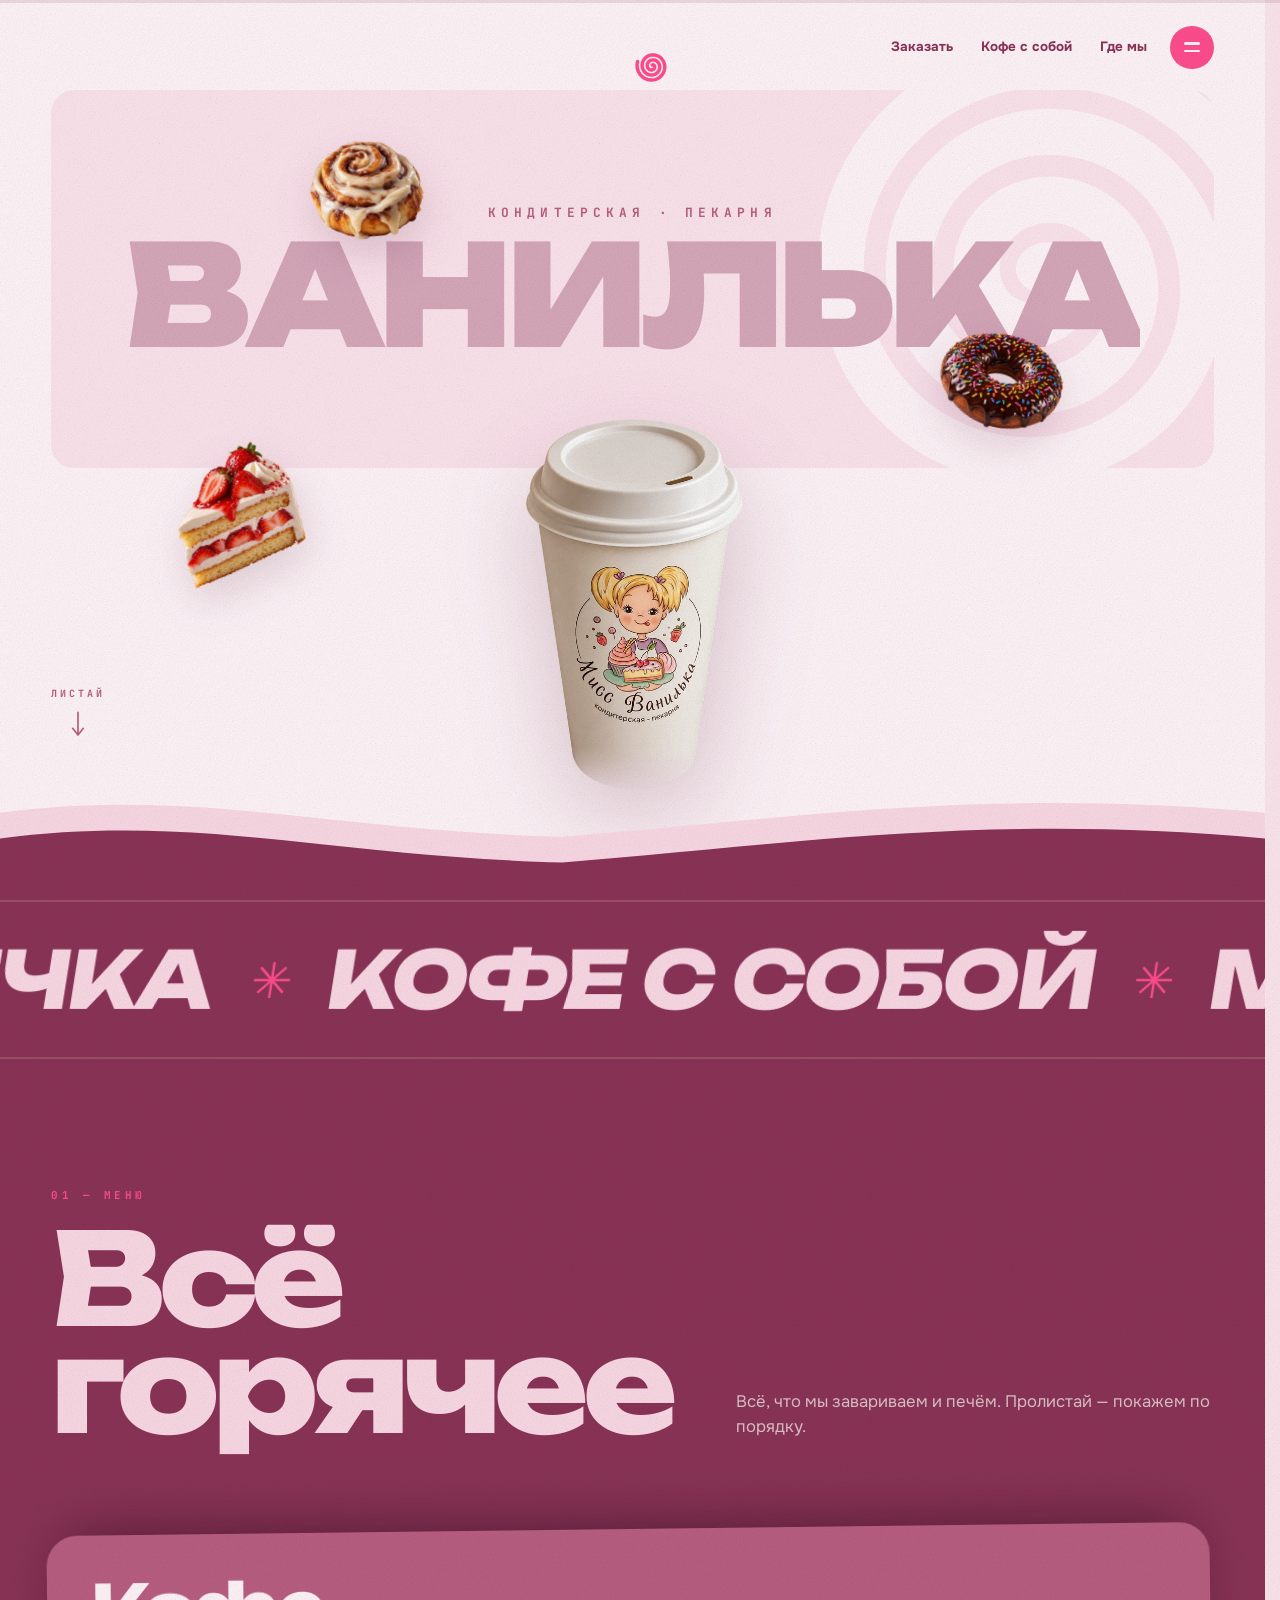
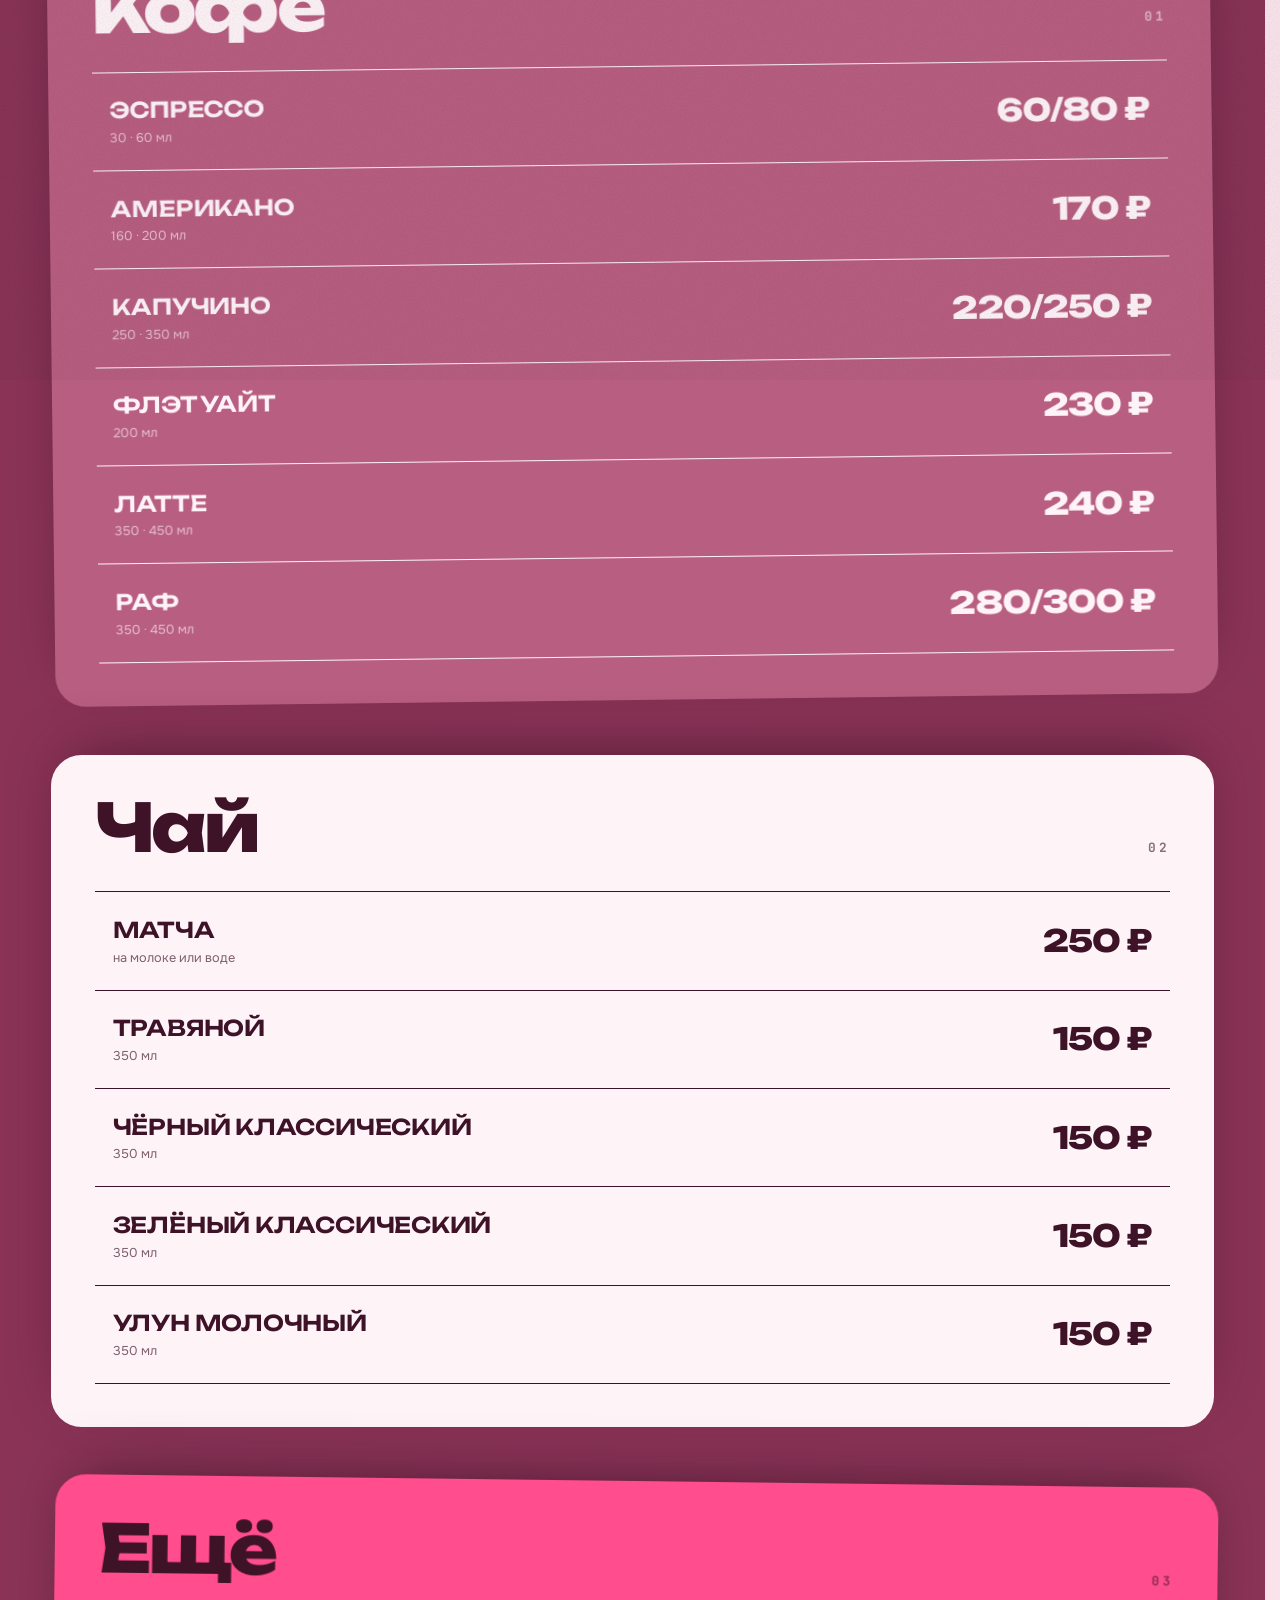
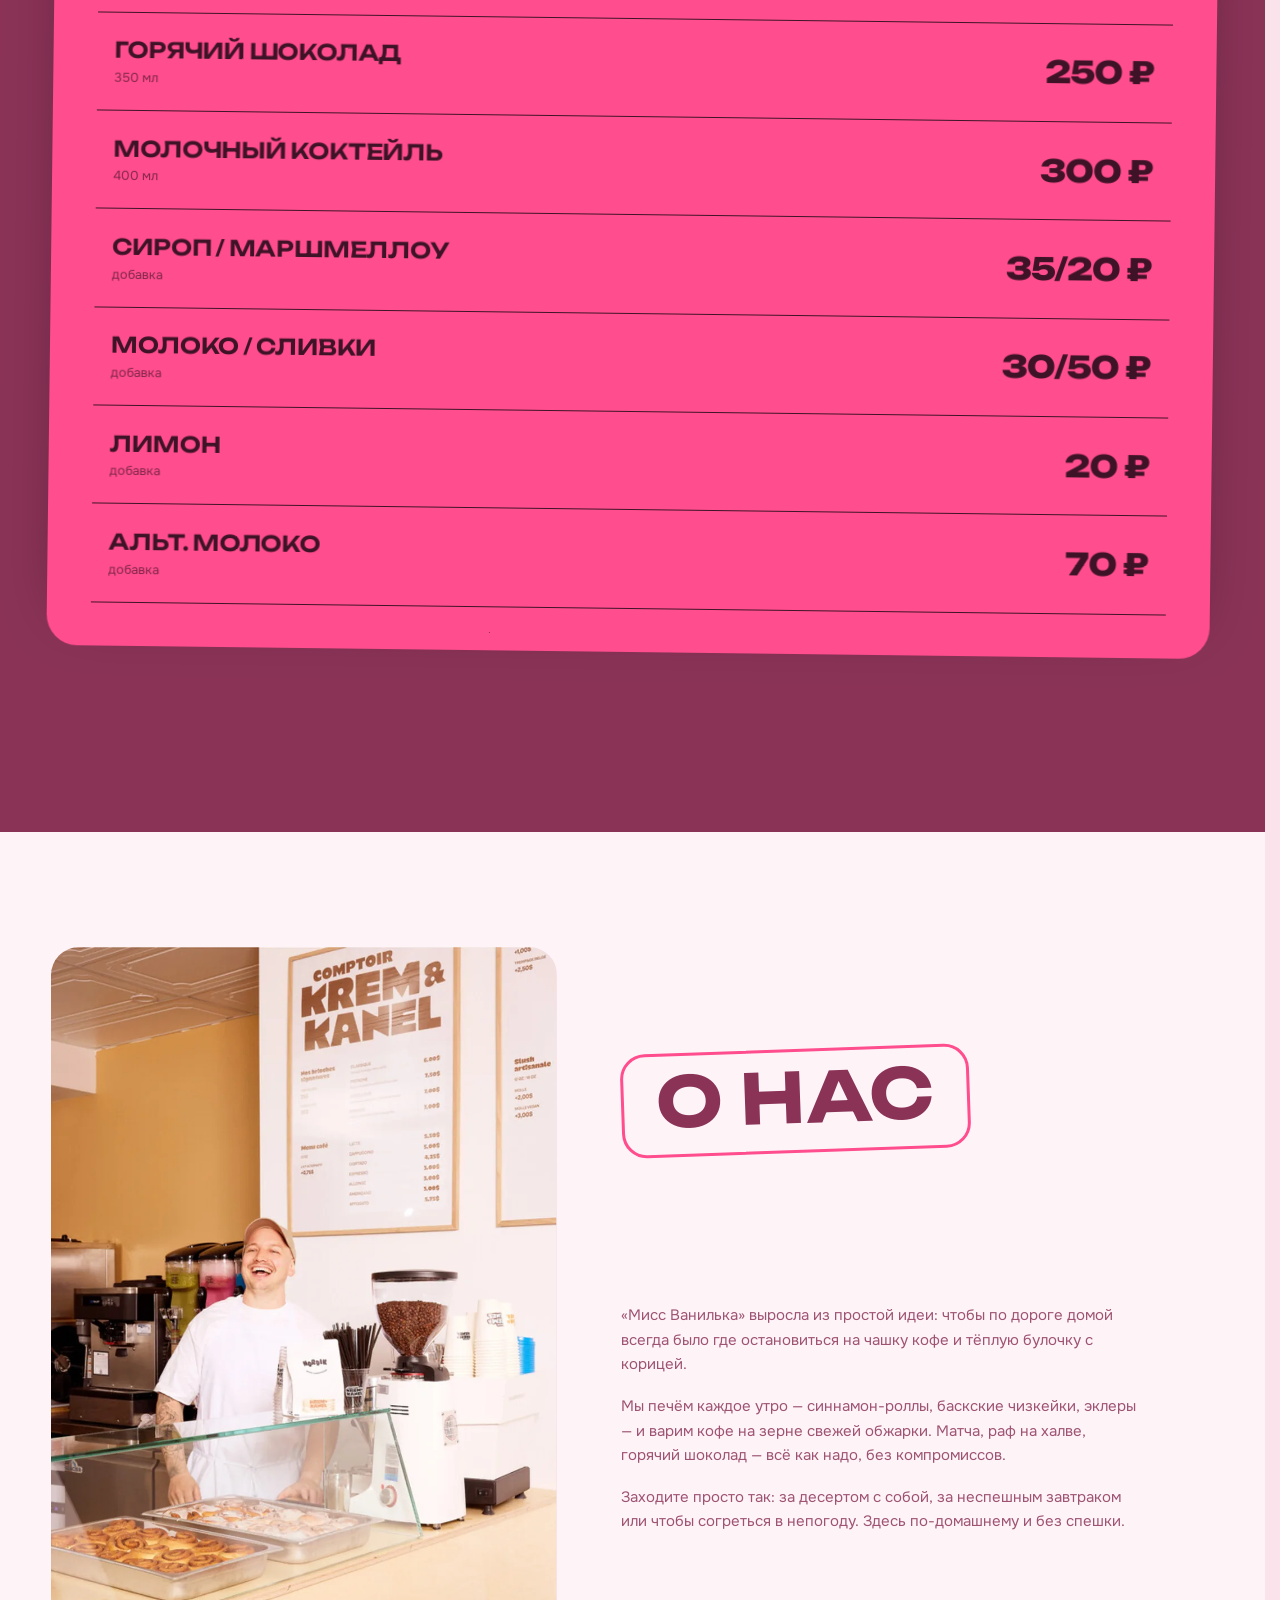
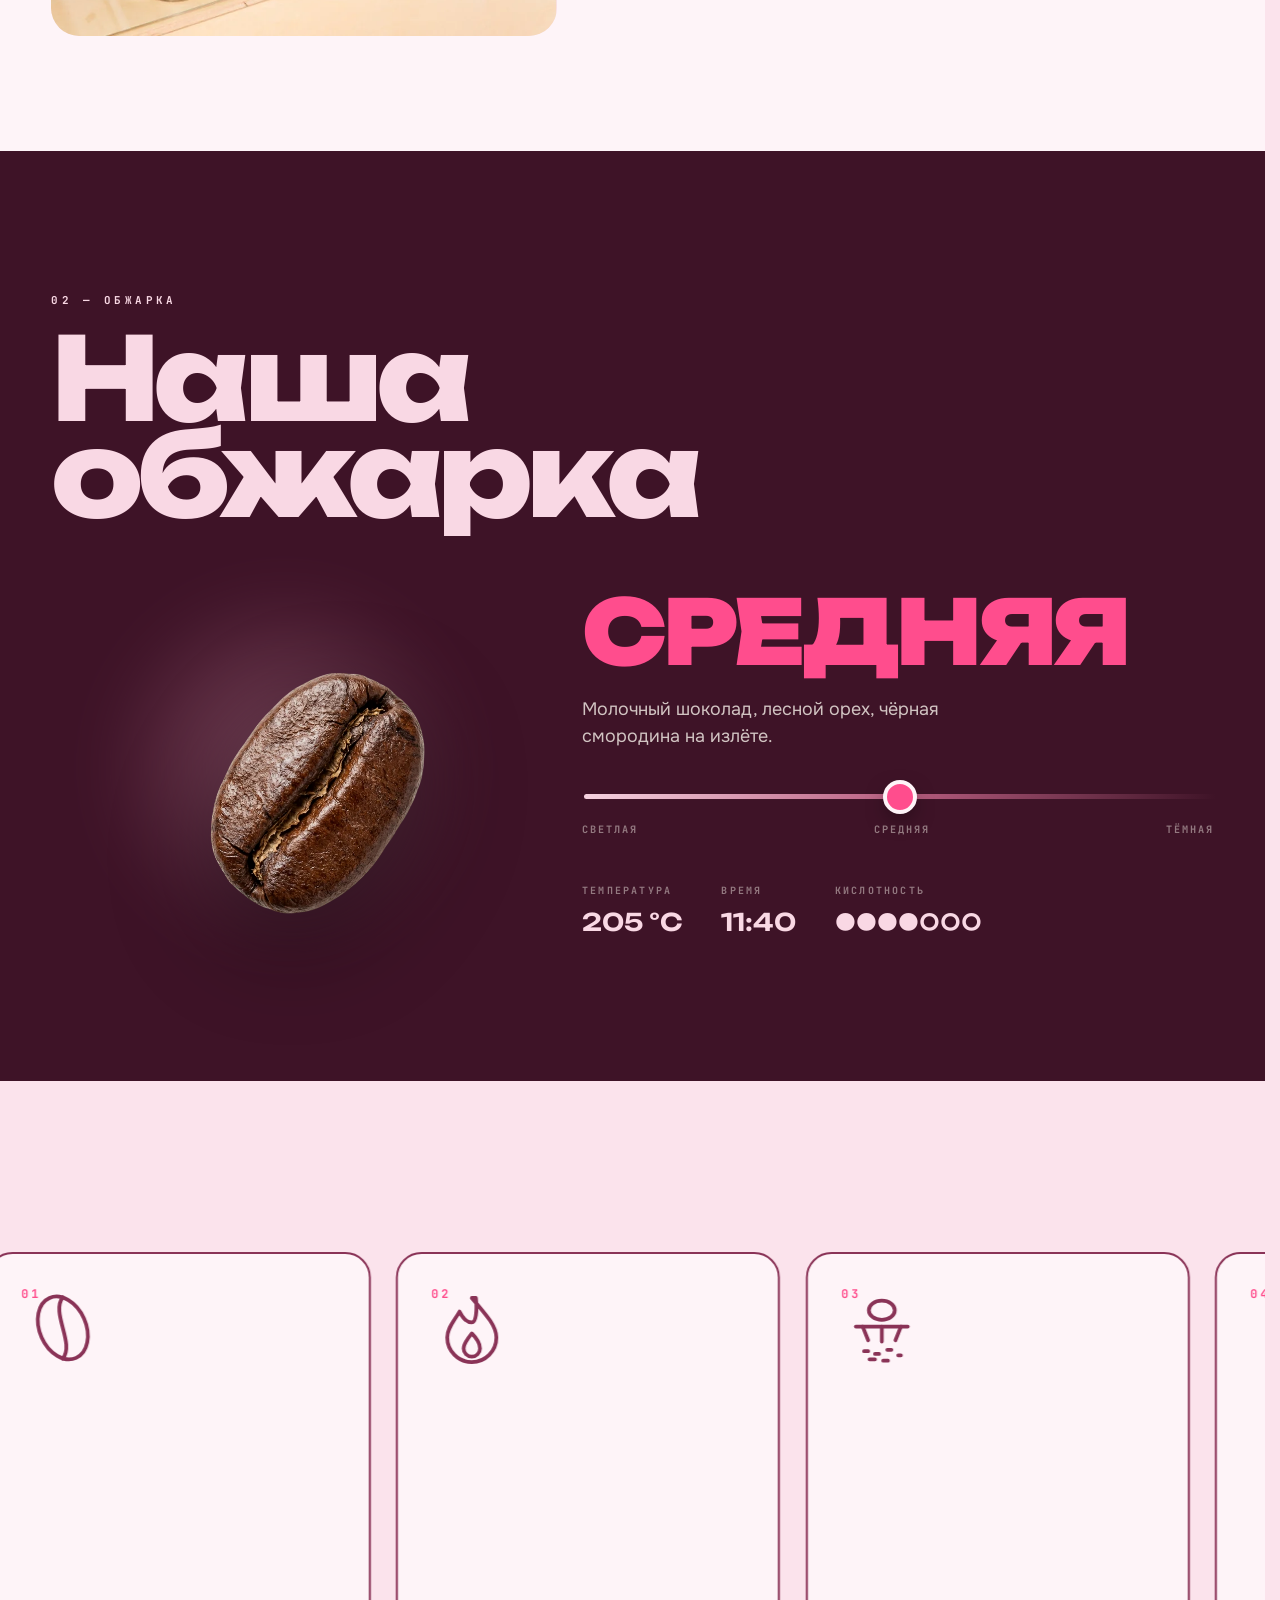
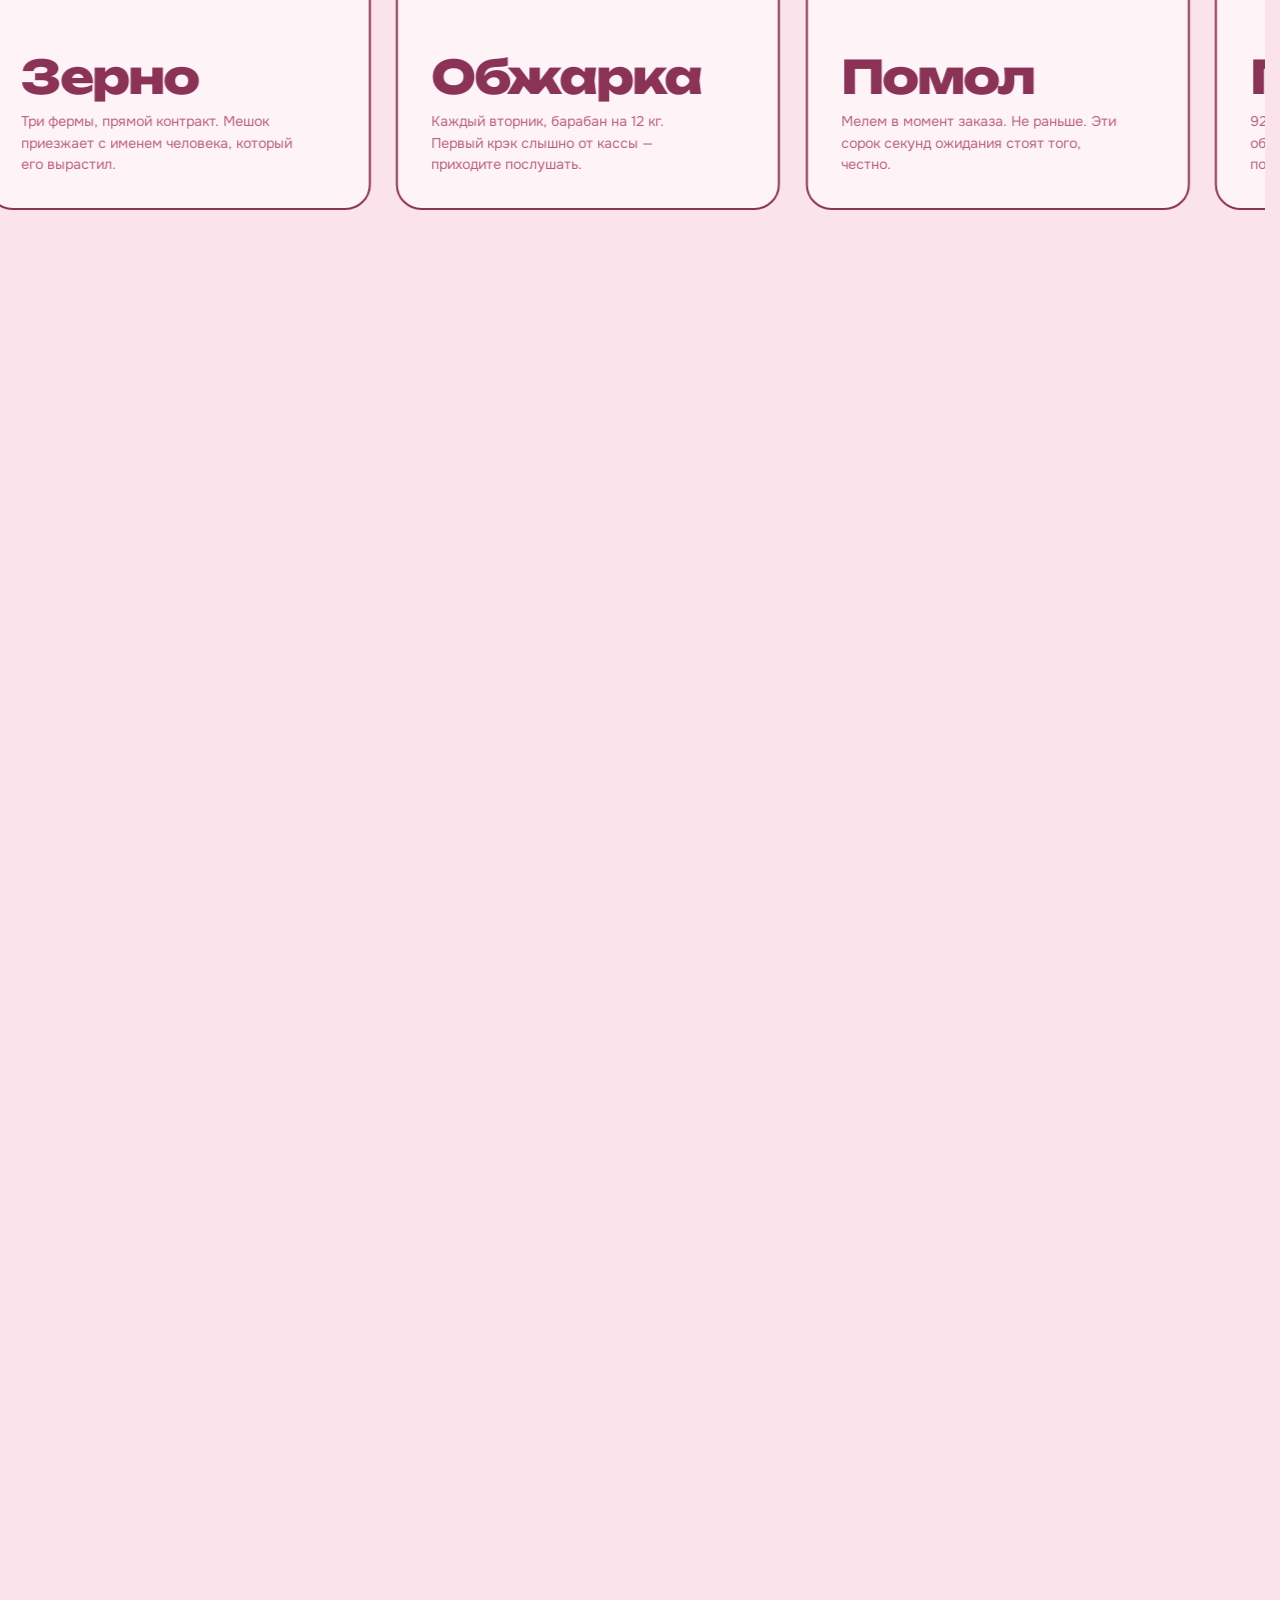
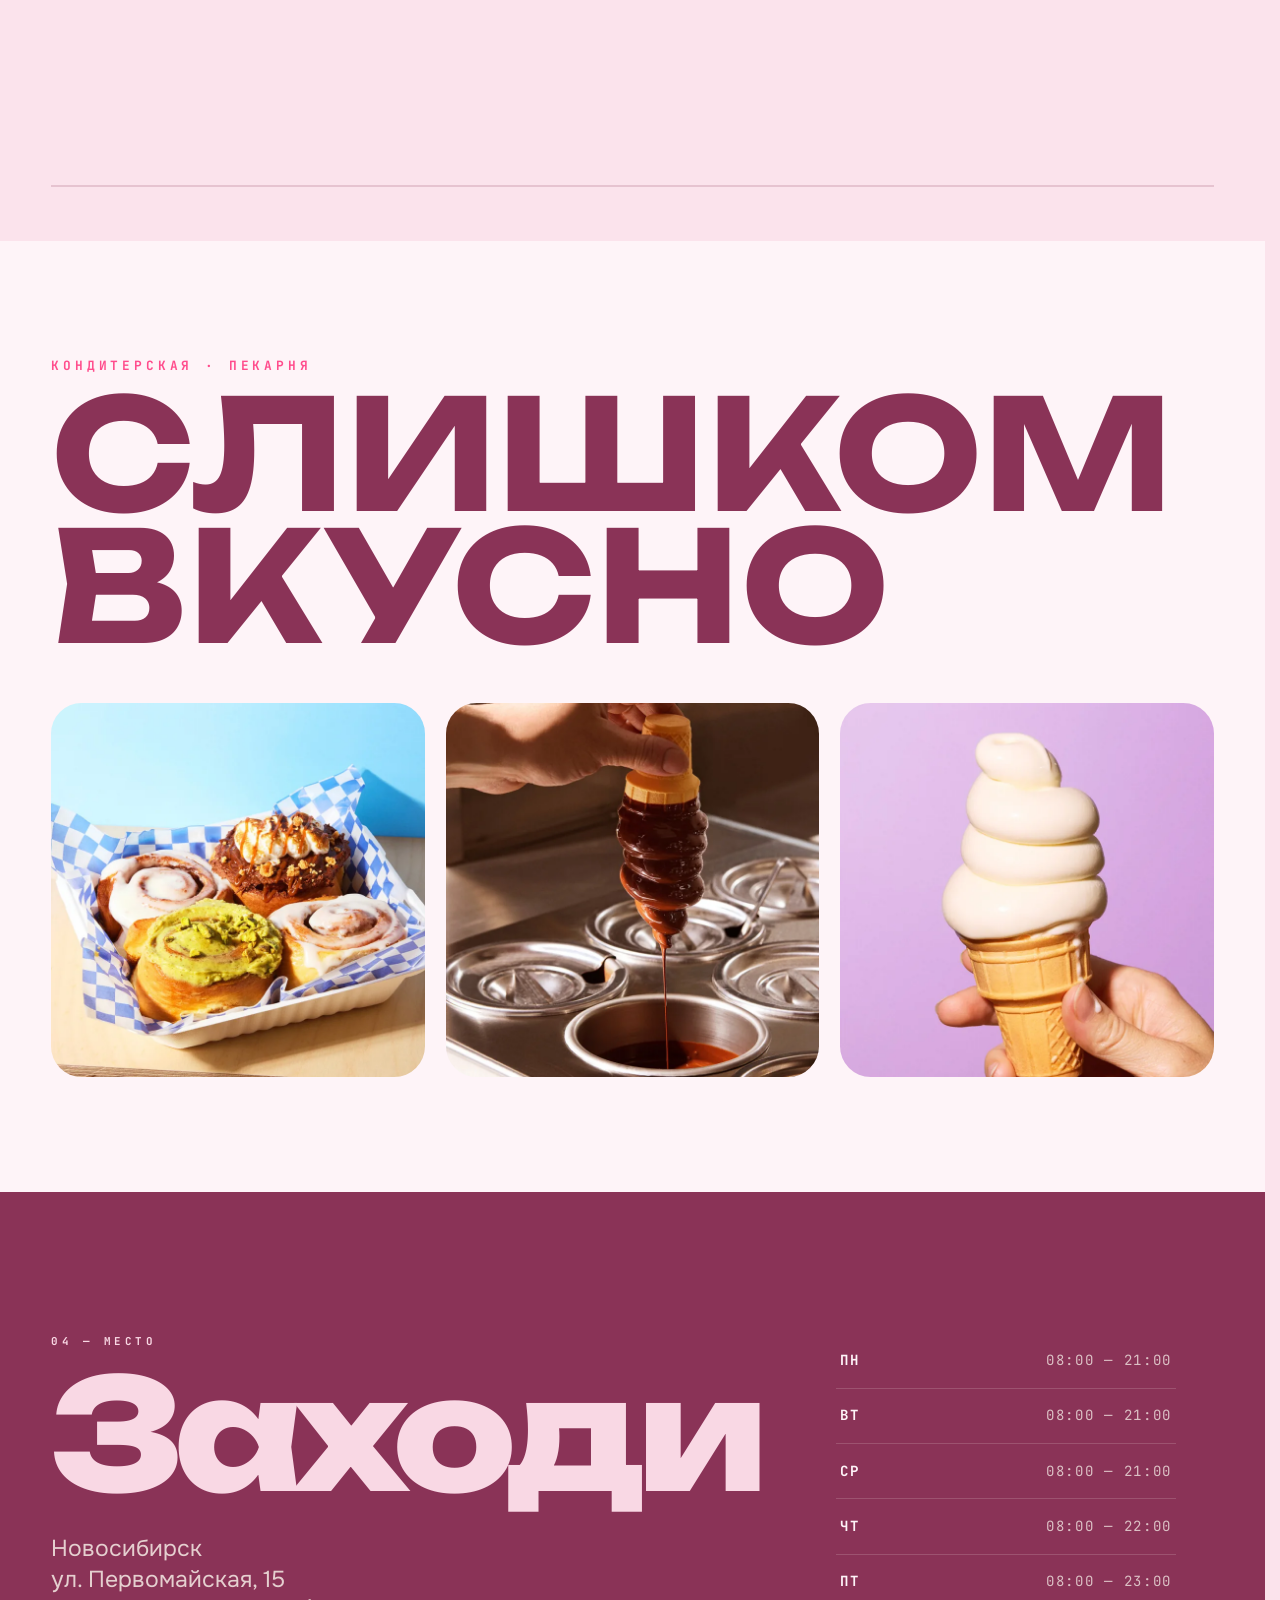
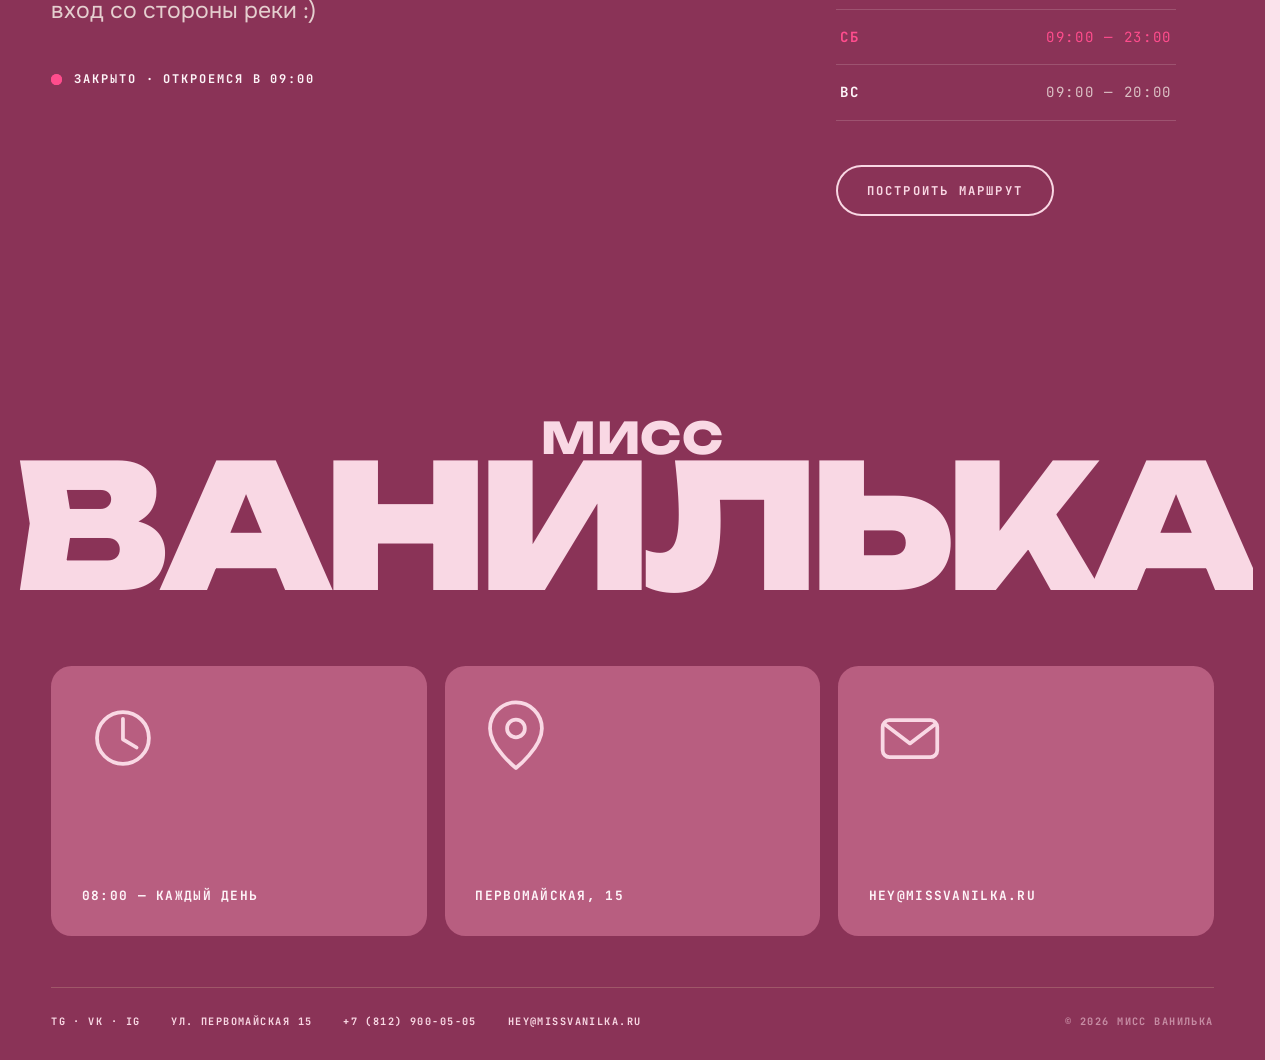
<file: pink.html>
<!doctype html>
<html lang="ru">
<head>
<meta charset="utf-8">
<meta name="viewport" content="width=device-width, initial-scale=1, viewport-fit=cover">
<title>Мисс Ванилька — розовая версия</title>
<meta name="description" content="Мисс Ванилька — кондитерская-пекарня. Кофе, матча, горячий шоколад и слишком хорошие десерты.">
<meta name="theme-color" content="#24091A">
<link rel="preconnect" href="https://fonts.googleapis.com">
<link rel="preconnect" href="https://fonts.gstatic.com" crossorigin>
<link href="https://fonts.googleapis.com/css2?family=Fredoka:wght@500;600;700&family=Unbounded:wght@300;400;600;800;900&family=Onest:wght@300;400;500;700&family=JetBrains+Mono:wght@400;700&display=swap" rel="stylesheet">
<link rel="stylesheet" href="styles-pink.css?v=2">
</head>
<body>

<!-- ══ прелоадер ══ -->
<div class="boot" id="boot" aria-hidden="true">
  <div class="boot__panel boot__panel--t"></div>
  <div class="boot__panel boot__panel--b"></div>
  <div class="boot__core">
    <svg class="boot__bean" viewBox="0 0 100 100">
      <ellipse cx="50" cy="50" rx="30" ry="42" transform="rotate(-28 50 50)" fill="currentColor"/>
      <path d="M50 10 C 34 30, 66 70, 50 90" stroke="#1E120B" stroke-width="6" fill="none" stroke-linecap="round"/>
    </svg>
    <span class="boot__num" id="bootNum">00</span>
  </div>
</div>

<div class="grain" aria-hidden="true"></div>
<div class="cursor" id="cursor" aria-hidden="true"><span class="cursor__label"></span></div>
<div class="scrollbar" aria-hidden="true"><i id="scrollbarFill"></i></div>

<!-- ══ полноэкранное меню ══ -->
<nav class="navmenu" id="navmenu" aria-hidden="true">
  <div class="navmenu__panel">
    <p class="navmenu__eyebrow">МИСС ВАНИЛЬКА · КОНДИТЕРСКАЯ-ПЕКАРНЯ</p>
    <ul class="navmenu__list">
      <li style="--n:0"><a href="#hero"><span class="navmenu__i">00</span>Главная</a></li>
      <li style="--n:1"><a href="#menu"><span class="navmenu__i">01</span>Меню</a></li>
      <li style="--n:2"><a href="#story"><span class="navmenu__i">02</span>О нас</a></li>
      <li style="--n:3"><a href="#roast"><span class="navmenu__i">03</span>Кофе</a></li>
      <li style="--n:4"><a href="#place"><span class="navmenu__i">04</span>Где мы</a></li>
    </ul>
    <div class="navmenu__foot">
      <a href="tel:+78129000505" data-cursor="звонок">+7 (812) 900-05-05</a>
      <a href="mailto:hey@missvanilka.ru" data-cursor="почта">hey@missvanilka.ru</a>
    </div>
  </div>
</nav>
  <button class="navmenu__close" id="navClose" type="button" aria-label="Закрыть меню" data-cursor="закрыть">
    <svg viewBox="0 0 40 40" aria-hidden="true"><path d="M12 12 L28 28 M28 12 L12 28" fill="none" stroke="currentColor" stroke-width="3" stroke-linecap="round"/></svg>
  </button>

<div class="shell" id="shell">
<div class="shell__inner" id="shellInner">
<!-- ══ навигация ══ -->
<header class="nav">
  <a class="nav__mark" href="#hero" aria-label="Мисс Ванилька — на главную" data-cursor="наверх">
    <svg viewBox="0 0 100 100" aria-hidden="true">
      <path d="M 50.0 47.0 L 50.4 46.8 L 50.8 46.6 L 51.2 46.5 L 51.7 46.4 L 52.2 46.5 L 52.7 46.5 L 53.2 46.7 L 53.7 46.9 L 54.2 47.2 L 54.7 47.6 L 55.2 48.0 L 55.6 48.6 L 55.9 49.2 L 56.2 49.8 L 56.4 50.5 L 56.6 51.3 L 56.6 52.0 L 56.6 52.8 L 56.4 53.7 L 56.2 54.5 L 55.8 55.3 L 55.3 56.1 L 54.8 56.8 L 54.1 57.5 L 53.4 58.1 L 52.5 58.7 L 51.6 59.1 L 50.6 59.5 L 49.5 59.7 L 48.4 59.8 L 47.3 59.8 L 46.2 59.7 L 45.0 59.4 L 43.9 59.0 L 42.8 58.4 L 41.7 57.8 L 40.8 56.9 L 39.9 56.0 L 39.0 54.9 L 38.3 53.8 L 37.8 52.5 L 37.3 51.2 L 37.1 49.8 L 36.9 48.3 L 37.0 46.9 L 37.2 45.4 L 37.5 43.9 L 38.1 42.4 L 38.8 41.0 L 39.7 39.7 L 40.8 38.5 L 41.9 37.3 L 43.3 36.3 L 44.8 35.4 L 46.3 34.7 L 48.0 34.2 L 49.7 33.8 L 51.5 33.7 L 53.4 33.7 L 55.2 34.0 L 57.0 34.4 L 58.8 35.1 L 60.5 36.0 L 62.2 37.0 L 63.7 38.3 L 65.1 39.7 L 66.3 41.3 L 67.4 43.1 L 68.3 45.0 L 69.0 47.0 L 69.4 49.1 L 69.6 51.2 L 69.6 53.4 L 69.3 55.6 L 68.8 57.8 L 68.0 59.9 L 67.0 62.0 L 65.8 63.9 L 64.3 65.7 L 62.6 67.4 L 60.8 68.9 L 58.7 70.2 L 56.5 71.2 L 54.2 72.0 L 51.8 72.6 L 49.3 72.9 L 46.7 72.9 L 44.2 72.6 L 41.7 72.1 L 39.2 71.2 L 36.8 70.1 L 34.5 68.7 L 32.4 67.1 L 30.5 65.2 L 28.7 63.0 L 27.2 60.7 L 25.9 58.2 L 25.0 55.6 L 24.3 52.8 L 23.9 50.0 L 23.8 47.1 L 24.1 44.2 L 24.6 41.3 L 25.5 38.5 L 26.7 35.7 L 28.3 33.1 L 30.1 30.7 L 32.2 28.4 L 34.5 26.4 L 37.1 24.7 L 39.9 23.2 L 42.8 22.0 L 45.9 21.2 L 49.1 20.7 L 52.3 20.5 L 55.6 20.7 L 58.8 21.3 L 62.0 22.2 L 65.1 23.5 L 68.1 25.1 L 70.9 27.1 L 73.4 29.4 L 75.7 31.9 L 77.8 34.7 L 79.5 37.8 L 80.9 41.0 L 81.9 44.4 L 82.5 48.0 L 82.8 51.5 L 82.7 55.2 L 82.1 58.8 L 81.2 62.3 L 79.8 65.8 L 78.1 69.1 L 76.0 72.2 L 73.6 75.1 L 70.8 77.7 L 67.8 80.1 L 64.5 82.0 L 60.9 83.6 L 57.2 84.9 L 53.4 85.7 L 49.4 86.1 L 45.5 86.0 L 41.5 85.5 L 37.5 84.6 L 33.7 83.2 L 30.1 81.4 L 26.6 79.2 L 23.4 76.6 L 20.4 73.7 L 17.8 70.4 L 15.5 66.9 L 13.7 63.1 L 12.2 59.1 L 11.2 54.9 L 10.7 50.6 L 10.6 46.3 L 11.1 41.9 L 12.0 37.6" fill="none" stroke="currentColor" stroke-width="9" stroke-linecap="round"/>
    </svg>
  </a>
  <nav class="nav__links">
    <a href="#menu" data-cursor="меню">Заказать</a>
    <a href="#roast" data-cursor="обжарка">Кофе с собой</a>
    <a href="#place" data-cursor="адрес">Где мы</a>
  </nav>
  <button class="nav__burger" id="navToggle" type="button"
          aria-label="Открыть меню" aria-expanded="false" aria-controls="navmenu"
          data-cursor="меню"><i></i><i></i></button>
</header>

<main>

<!-- ══════════ HERO ══════════ -->
<section class="hero" id="hero">
  <div class="stage" data-speed=".4">
    <div class="panel">
      <svg class="panel__mark" viewBox="0 0 600 600" aria-hidden="true">
        <path d="M 300.0 288.0 L 300.8 287.2 L 301.7 286.5 L 302.7 285.9 L 303.8 285.3 L 304.9 284.8 L 306.2 284.4 L 307.5 284.1 L 308.9 283.9 L 310.3 283.8 L 311.8 283.8 L 313.3 284.0 L 314.8 284.3 L 316.3 284.7 L 317.9 285.2 L 319.4 285.9 L 320.9 286.7 L 322.4 287.7 L 323.9 288.8 L 325.3 290.0 L 326.6 291.3 L 327.9 292.8 L 329.1 294.5 L 330.2 296.2 L 331.1 298.0 L 332.0 300.0 L 332.7 302.1 L 333.3 304.2 L 333.8 306.4 L 334.1 308.8 L 334.2 311.1 L 334.2 313.5 L 334.0 316.0 L 333.7 318.5 L 333.1 321.0 L 332.4 323.5 L 331.4 326.0 L 330.3 328.5 L 329.0 330.9 L 327.5 333.3 L 325.9 335.6 L 324.0 337.8 L 322.0 340.0 L 319.8 342.0 L 317.4 343.9 L 314.8 345.7 L 312.1 347.3 L 309.3 348.7 L 306.3 350.0 L 303.2 351.1 L 300.0 352.0 L 296.7 352.7 L 293.3 353.2 L 289.8 353.4 L 286.3 353.5 L 282.7 353.3 L 279.1 352.8 L 275.5 352.1 L 271.9 351.2 L 268.3 350.0 L 264.7 348.5 L 261.2 346.8 L 257.8 344.9 L 254.5 342.7 L 251.3 340.3 L 248.2 337.6 L 245.3 334.7 L 242.5 331.6 L 239.9 328.3 L 237.5 324.7 L 235.3 321.0 L 233.4 317.1 L 231.6 313.0 L 230.2 308.8 L 228.9 304.5 L 228.0 300.0 L 227.3 295.4 L 227.0 290.8 L 226.9 286.1 L 227.2 281.3 L 227.7 276.5 L 228.6 271.7 L 229.8 267.0 L 231.3 262.2 L 233.1 257.6 L 235.3 253.0 L 237.7 248.5 L 240.5 244.1 L 243.6 239.9 L 247.0 235.9 L 250.6 232.0 L 254.6 228.4 L 258.8 225.0 L 263.2 221.8 L 267.9 218.9 L 272.8 216.3 L 277.9 214.0 L 283.2 212.0 L 288.7 210.3 L 294.3 209.0 L 300.0 208.0 L 305.8 207.4 L 311.7 207.1 L 317.7 207.3 L 323.7 207.8 L 329.7 208.7 L 335.6 210.0 L 341.6 211.7 L 347.4 213.8 L 353.2 216.2 L 358.8 219.1 L 364.3 222.3 L 369.5 225.9 L 374.6 229.9 L 379.5 234.2 L 384.1 238.9 L 388.5 243.8 L 392.5 249.1 L 396.3 254.7 L 399.7 260.5 L 402.7 266.6 L 405.4 272.9 L 407.7 279.5 L 409.5 286.2 L 411.0 293.0 L 412.0 300.0 L 412.6 307.1 L 412.7 314.2 L 412.4 321.4 L 411.6 328.6 L 410.3 335.8 L 408.6 343.0 L 406.4 350.1 L 403.8 357.0 L 400.6 363.9 L 397.1 370.5 L 393.1 377.0 L 388.6 383.2 L 383.8 389.2 L 378.5 394.9 L 372.9 400.3 L 366.9 405.4 L 360.5 410.1 L 353.8 414.4 L 346.8 418.3 L 339.6 421.7 L 332.0 424.8 L 324.3 427.3 L 316.3 429.4 L 308.2 430.9 L 300.0 432.0 L 291.7 432.5 L 283.3 432.5 L 274.8 432.0 L 266.4 431.0 L 258.0 429.3 L 249.6 427.2 L 241.4 424.5 L 233.3 421.3 L 225.4 417.5 L 217.7 413.3 L 210.3 408.5 L 203.1 403.2 L 196.2 397.5 L 189.7 391.3 L 183.5 384.6 L 177.7 377.6 L 172.4 370.1 L 167.5 362.3 L 163.1 354.2 L 159.2 345.7 L 155.9 337.0 L 153.0 328.0 L 150.8 318.9 L 149.1 309.5 L 148.0 300.0 L 147.5 290.4 L 147.6 280.7 L 148.3 271.1 L 149.7 261.4 L 151.6 251.8 L 154.2 242.3 L 157.4 232.9 L 161.2 223.7 L 165.6 214.7 L 170.6 206.0 L 176.1 197.5 L 182.2 189.4 L 188.8 181.6 L 196.0 174.3 L 203.6 167.3 L 211.7 160.9 L 220.2 154.9 L 229.2 149.4 L 238.4 144.5 L 248.1 140.2 L 258.0 136.5 L 268.2 133.4 L 278.6 130.9 L 289.3 129.1 L 300.0 128.0 L 310.9 127.5 L 321.8 127.8 L 332.7 128.7 L 343.6 130.3 L 354.4 132.6 L 365.1 135.6 L 375.6 139.3 L 385.9 143.7 L 396.0 148.7 L 405.8 154.4 L 415.2 160.7 L 424.3 167.6 L 433.0 175.1 L 441.2 183.2 L 448.9 191.8 L 456.0 201.0 L 462.6 210.6 L 468.7 220.6 L 474.1 231.1 L 478.8 241.9 L 482.9 253.0 L 486.2 264.5 L 488.9 276.1 L 490.8 288.0 L 492.0 300.0 L 492.4 312.1 L 492.1 324.3 L 491.0 336.4 L 489.1 348.5 L 486.4 360.6 L 483.0 372.4 L 478.8 384.1 L 473.9 395.6 L 468.2 406.7 L 461.8 417.6 L 454.7 428.0 L 447.0 438.0 L 438.6 447.5 L 429.5 456.6 L 419.9 465.0 L 409.7 472.9 L 399.0 480.2 L 387.9 486.8 L 376.3 492.6 L 364.3 497.8 L 351.9 502.2 L 339.3 505.9 L 326.4 508.7 L 313.3 510.8 L 300.0 512.0 L 286.6 512.4 L 273.2 511.9 L 259.8 510.6 L 246.5 508.4 L 233.3 505.4 L 220.2 501.6 L 207.4 496.9 L 194.8 491.4 L 182.5 485.1 L 170.7 478.0 L 159.3 470.1 L 148.3 461.5 L 137.9 452.2 L 128.0 442.3 L 118.8 431.7 L 110.2 420.5 L 102.3 408.7 L 95.1 396.4 L 88.8 383.6 L 83.2 370.5 L 78.4 356.9 L 74.5 343.0 L 71.4 328.9 L 69.3 314.5 L 68.0 300.0 L 67.7 285.4 L 68.2 270.7 L 69.8 256.1 L 72.2 241.5 L 75.6 227.1 L 79.8 212.8 L 85.0 198.8 L 91.1 185.1 L 98.0 171.8 L 105.8 158.9 L 114.5 146.5 L 123.9 134.6 L 134.1 123.3 L 145.0 112.6 L 156.6 102.6 L 168.8 93.3 L 181.7 84.8 L 195.1 77.1 L 209.0 70.2 L 223.4 64.1 L 238.1 59.0 L 253.2 54.8 L 268.6 51.6 L 284.2 49.3 L 300.0 48.0 L 315.9 47.7 L 331.8 48.4 L 347.7 50.1 L 363.5 52.8 L 379.1 56.5 L 394.5 61.2 L 409.7 66.9 L 424.5 73.6 L 438.9 81.2 L 452.8 89.7 L 466.2 99.1 L 479.1 109.3 L 491.3 120.4 L 502.8 132.2 L 513.6 144.8 L 523.6 158.1 L 532.7 172.0 L 541.0 186.6 L 548.4 201.6 L 554.9 217.2" fill="none" stroke="currentColor" stroke-width="54" stroke-linecap="round"/>
      </svg>
      <p class="panel__eyebrow" data-split="chars">КОНДИТЕРСКАЯ · ПЕКАРНЯ</p>
      <h1 class="panel__word" data-split="chars" data-stagger="0.045">ВАНИЛЬКА</h1>
    </div>

    <!-- стакан -->
    <div class="cupstage" id="cupstage" data-speed=".05">
      <picture class="cup" data-cursor="ммм">
        <source srcset="assets/cup.webp" type="image/webp">
        <img src="assets/cup.png" width="560" height="744" alt="Стакан кофе «Мисс Ванилька»" fetchpriority="high">
      </picture>
    </div>

    <!-- зёрна и выпечка -->
    <div class="floats" aria-hidden="true">
      <span class="float" style="--x:27%;--y:18%;--w:clamp(78px,9.5vw,170px);--r:-10deg"
            data-speed="-0.18" data-spin="20">
        <picture>
          <source srcset="assets/cinnabon.webp" type="image/webp">
          <img src="assets/cinnabon.png" width="340" height="322" alt="Булочка с корицей" loading="eager" decoding="async">
        </picture>
      </span>
      <span class="float" style="--x:16%;--y:76%;--w:clamp(84px,10.5vw,190px);--r:-15deg"
            data-speed="0.21" data-spin="16">
        <picture>
          <source srcset="assets/cake.webp" type="image/webp">
          <img src="assets/cake.png" width="340" height="338" alt="Кусок торта" loading="eager" decoding="async">
        </picture>
      </span>
      <span class="float" style="--x:81%;--y:52%;--w:clamp(88px,11vw,200px);--r:12deg"
            data-speed="-0.24" data-spin="-22">
        <picture>
          <source srcset="assets/donut.webp" type="image/webp">
          <img src="assets/donut.png" width="340" height="233" alt="Пончик" loading="eager" decoding="async">
        </picture>
      </span>
    </div>
  </div>

  <a class="scrollhint" href="#menu" data-cursor="вниз">
    <span>ЛИСТАЙ</span>
    <svg viewBox="0 0 24 40" aria-hidden="true"><path d="M12 2 V34 M4 26 L12 36 L20 26" fill="none" stroke="currentColor" stroke-width="2.5" stroke-linecap="round" stroke-linejoin="round"/></svg>
  </a>

</section>

<!-- волна-переход: передний план, наезжает на hero при скролле -->
<div class="wavelead" aria-hidden="true">
  <svg class="wave" viewBox="0 0 1440 220" preserveAspectRatio="none" aria-hidden="true">
    <path class="wave__a" d="M0,116 C 220,84 380,142 640,116 C 900,94 1120,86 1440,116 L1440,220 L0,220Z"><animate attributeName="d" dur="11s" repeatCount="indefinite" values="M0,116 C 220,84 380,142 640,116 C 900,94 1120,86 1440,116 L1440,220 L0,220Z;M0,104 C 220,70 380,128 640,136 C 900,112 1120,70 1440,104 L1440,220 L0,220Z;M0,128 C 220,98 380,134 640,104 C 900,86 1120,98 1440,128 L1440,220 L0,220Z;M0,116 C 220,84 380,142 640,116 C 900,94 1120,86 1440,116 L1440,220 L0,220Z" keyTimes="0;0.33;0.66;1" calcMode="spline" keySplines="0.42 0 0.58 1;0.42 0 0.58 1;0.42 0 0.58 1"/></path>
    <path class="wave__b" d="M0,150 C 220,118 380,176 640,150 C 900,128 1120,120 1440,150 L1440,220 L0,220Z"><animate attributeName="d" dur="11s" repeatCount="indefinite" values="M0,150 C 220,118 380,176 640,150 C 900,128 1120,120 1440,150 L1440,220 L0,220Z;M0,138 C 220,104 380,162 640,170 C 900,146 1120,104 1440,138 L1440,220 L0,220Z;M0,162 C 220,132 380,168 640,138 C 900,120 1120,132 1440,162 L1440,220 L0,220Z;M0,150 C 220,118 380,176 640,150 C 900,128 1120,120 1440,150 L1440,220 L0,220Z" keyTimes="0;0.33;0.66;1" calcMode="spline" keySplines="0.42 0 0.58 1;0.42 0 0.58 1;0.42 0 0.58 1"/></path>
  </svg>
</div>

<!-- ══════════ БЕГУЩАЯ СТРОКА ══════════ -->
<section class="ticker" id="ticker" aria-hidden="true">
  <div class="ticker__track" id="tickerTrack">
    <div class="ticker__row">
      <span>СВЕЖАЯ ВЫПЕЧКА</span><b>✳</b><span>КОФЕ С СОБОЙ</span><b>✳</b><span>МАТЧА НА МОЛОКЕ</span><b>✳</b><span>СЕКРЕТНЫЙ ИНГРЕДИЕНТ — ЛЮБОВЬ</span><b>✳</b>
    </div>
    <div class="ticker__row">
      <span>СВЕЖАЯ ВЫПЕЧКА</span><b>✳</b><span>КОФЕ С СОБОЙ</span><b>✳</b><span>МАТЧА НА МОЛОКЕ</span><b>✳</b><span>СЕКРЕТНЫЙ ИНГРЕДИЕНТ — ЛЮБОВЬ</span><b>✳</b>
    </div>
  </div>
</section>

<!-- ══════════ МЕНЮ · стопка карточек ══════════ -->
<section class="menu" id="menu">
  <div class="menu__intro">
    <div>
      <p class="tag">01 — МЕНЮ</p>
      <h2 class="menu__h" data-reveal="lines">Всё<br>горячее</h2>
    </div>
    <p class="menu__note" data-reveal>Всё, что мы завариваем и печём. Пролистай — покажем по порядку.</p>
  </div>

  <div class="stack">
    <article class="card" style="--i:0">
      <header class="card__top"><h3>Кофе</h3><span class="card__num">01</span></header>
      <ul class="list">
        <li data-cursor="взять"><span class="list__n">ЭСПРЕССО</span><span class="list__d">30 · 60 мл</span><span class="list__p">60/80 ₽</span></li>
        <li data-cursor="взять"><span class="list__n">АМЕРИКАНО</span><span class="list__d">160 · 200 мл</span><span class="list__p">170 ₽</span></li>
        <li data-cursor="взять"><span class="list__n">КАПУЧИНО</span><span class="list__d">250 · 350 мл</span><span class="list__p">220/250 ₽</span></li>
        <li data-cursor="взять"><span class="list__n">ФЛЭТ УАЙТ</span><span class="list__d">200 мл</span><span class="list__p">230 ₽</span></li>
        <li data-cursor="взять"><span class="list__n">ЛАТТЕ</span><span class="list__d">350 · 450 мл</span><span class="list__p">240 ₽</span></li>
        <li data-cursor="взять"><span class="list__n">РАФ</span><span class="list__d">350 · 450 мл</span><span class="list__p">280/300 ₽</span></li>
      </ul>
    </article>

    <article class="card card--cream" style="--i:1">
      <header class="card__top"><h3>Чай</h3><span class="card__num">02</span></header>
      <ul class="list">
        <li data-cursor="взять"><span class="list__n">МАТЧА</span><span class="list__d">на молоке или воде</span><span class="list__p">250 ₽</span></li>
        <li data-cursor="взять"><span class="list__n">ТРАВЯНОЙ</span><span class="list__d">350 мл</span><span class="list__p">150 ₽</span></li>
        <li data-cursor="взять"><span class="list__n">ЧЁРНЫЙ КЛАССИЧЕСКИЙ</span><span class="list__d">350 мл</span><span class="list__p">150 ₽</span></li>
        <li data-cursor="взять"><span class="list__n">ЗЕЛЁНЫЙ КЛАССИЧЕСКИЙ</span><span class="list__d">350 мл</span><span class="list__p">150 ₽</span></li>
        <li data-cursor="взять"><span class="list__n">УЛУН МОЛОЧНЫЙ</span><span class="list__d">350 мл</span><span class="list__p">150 ₽</span></li>
      </ul>
    </article>

    <article class="card card--flame" style="--i:2">
      <header class="card__top"><h3>Ещё</h3><span class="card__num">03</span></header>
      <ul class="list">
        <li data-cursor="взять"><span class="list__n">ГОРЯЧИЙ ШОКОЛАД</span><span class="list__d">350 мл</span><span class="list__p">250 ₽</span></li>
        <li data-cursor="взять"><span class="list__n">МОЛОЧНЫЙ КОКТЕЙЛЬ</span><span class="list__d">400 мл</span><span class="list__p">300 ₽</span></li>
        <li data-cursor="взять"><span class="list__n">СИРОП / МАРШМЕЛЛОУ</span><span class="list__d">добавка</span><span class="list__p">35/20 ₽</span></li>
        <li data-cursor="взять"><span class="list__n">МОЛОКО / СЛИВКИ</span><span class="list__d">добавка</span><span class="list__p">30/50 ₽</span></li>
        <li data-cursor="взять"><span class="list__n">ЛИМОН</span><span class="list__d">добавка</span><span class="list__p">20 ₽</span></li>
        <li data-cursor="взять"><span class="list__n">АЛЬТ. МОЛОКО</span><span class="list__d">добавка</span><span class="list__p">70 ₽</span></li>
      </ul>
    </article>
  </div>
</section>

<!-- ══════════ О НАС ══════════ -->
<section class="about" id="story">
  <div class="about__inner">
  <figure class="about__photo" data-reveal>
    <picture>
      <source srcset="assets/about.webp" type="image/webp">
      <img src="assets/about.jpg" width="900" height="1227" alt="За стойкой «Мисс Ванилька»" loading="lazy" decoding="async">
    </picture>
  </figure>

  <div class="about__text">
    <span class="about__badge" data-reveal>О НАС</span>
    <h2 class="about__sub" data-reveal>Уютное место, мимо которого не пройти</h2>
    <div class="about__body" data-reveal>
      <p>«Мисс Ванилька» выросла из простой идеи: чтобы по дороге домой всегда было где остановиться на чашку кофе и тёплую булочку с корицей.</p>
      <p>Мы печём каждое утро — синнамон-роллы, баскские чизкейки, эклеры — и варим кофе на зерне свежей обжарки. Матча, раф на халве, горячий шоколад — всё как надо, без компромиссов.</p>
      <p>Заходите просто так: за десертом с собой, за неспешным завтраком или чтобы согреться в непогоду. Здесь по-домашнему и без спешки.</p>
    </div>
  </div>
  </div>
</section>

<!-- ══════════ ОБЖАРКА · интерактив ══════════ -->
<section class="roast" id="roast">
  <div class="roast__head">
    <p class="tag tag--light">02 — ОБЖАРКА</p>
    <h2 class="roast__h" data-reveal="lines">Наша<br>обжарка</h2>
  </div>

  <div class="roast__body">
    <div class="roast__visual">
      <div class="beanwrap" id="beanwrap">
        <div class="beanglow"></div>
        <picture class="beanbig">
          <source srcset="assets/bean.webp" type="image/webp">
          <img src="assets/bean.png" width="560" height="586" alt="Кофейное зерно" loading="lazy" decoding="async">
        </picture>
      </div>
    </div>

    <div class="roast__panel">
      <output class="roast__level" id="roastLevel">СРЕДНЯЯ</output>
      <p class="roast__notes" id="roastNotes">Молочный шоколад, лесной орех, чёрная смородина на излёте.</p>

      <div class="slider">
        <input type="range" id="roastRange" min="0" max="100" value="50" step="1" aria-label="Степень обжарки">
        <div class="slider__labels"><span>СВЕТЛАЯ</span><span>СРЕДНЯЯ</span><span>ТЁМНАЯ</span></div>
      </div>

      <dl class="specs">
        <div><dt>ТЕМПЕРАТУРА</dt><dd id="roastTemp">205 °C</dd></div>
        <div><dt>ВРЕМЯ</dt><dd id="roastTime">11:40</dd></div>
        <div><dt>КИСЛОТНОСТЬ</dt><dd id="roastAcid">●●●●○○○</dd></div>
      </dl>
    </div>
  </div>
</section>

<!-- ══════════ РИТУАЛ · горизонтальный скролл ══════════ -->
<section class="ritual" id="ritual">
  <div class="ritual__pin">
    <div class="ritual__track" id="ritualTrack">

      <div class="rpanel rpanel--intro">
        <p class="tag">03 — РИТУАЛ</p>
        <h2 class="rpanel__h">Четыре<br>шага<br>до чашки</h2>
        <p class="rpanel__p">Как рождается наш кофе</p>
      </div>

      <article class="rpanel">
        <span class="rpanel__idx">01</span>
        <svg class="ico" viewBox="0 0 120 120" aria-hidden="true">
          <ellipse cx="60" cy="60" rx="34" ry="48" transform="rotate(-24 60 60)"/>
          <path d="M60 15 C 42 38, 78 82, 60 105"/>
        </svg>
        <h3>Зерно</h3>
        <p>Три фермы, прямой контракт. Мешок приезжает с именем человека, который его вырастил.</p>
      </article>

      <article class="rpanel">
        <span class="rpanel__idx">02</span>
        <svg class="ico" viewBox="0 0 120 120" aria-hidden="true">
          <path d="M60 16 C 84 44, 96 58, 96 74 a36 36 0 0 1 -72 0 c0-14 10-24 18-38 6 12 12 16 18 16 6 0 8-16 6-36Z"/>
          <path d="M60 68 c 10 10 12 16 12 22 a12 12 0 0 1 -24 0 c0-6 4-12 12-22Z"/>
        </svg>
        <h3>Обжарка</h3>
        <p>Каждый вторник, барабан на 12 кг. Первый крэк слышно от кассы — приходите послушать.</p>
      </article>

      <article class="rpanel">
        <span class="rpanel__idx">03</span>
        <svg class="ico" viewBox="0 0 120 120" aria-hidden="true">
          <ellipse cx="60" cy="34" rx="19" ry="14"/>
          <path d="M22 58 H98"/>
          <path d="M32 58 L40 78 M60 58 V80 M88 58 L80 78"/>
          <path d="M34 94 h6 M50 98 h6 M68 92 h6 M84 100 h4 M42 106 h8 M62 108 h7"/>
        </svg>
        <h3>Помол</h3>
        <p>Мелем в момент заказа. Не раньше. Эти сорок секунд ожидания стоят того, честно.</p>
      </article>

      <article class="rpanel">
        <span class="rpanel__idx">04</span>
        <svg class="ico" viewBox="0 0 120 120" aria-hidden="true">
          <path d="M26 26 H94 L64 78 H56 Z"/>
          <path d="M26 42 H94"/>
          <path d="M60 88 c 7 8 10 12 10 16 a10 10 0 0 1 -20 0 c0-4 3-8 10-16Z"/>
        </svg>
        <h3>Пролив</h3>
        <p>92 °C, 2:45, вода из осмоса с минералами обратно. Бариста считает вслух, если попросить.</p>
      </article>

      <div class="rpanel rpanel--end">
        <p class="rpanel__p">И всё это —</p>
        <h2 class="rpanel__h rpanel__h--big">за<br><span class="nowrap">300&nbsp;₽</span></h2>
        <a class="btn" href="#place" data-magnet data-cursor="сюда"><span>ГДЕ НАС НАЙТИ</span></a>
      </div>

    </div>
  </div>
  <div class="ritual__progress" aria-hidden="true"><i id="ritualBar"></i></div>
</section>

<!-- ══════════ ГАЛЕРЕЯ ══════════ -->
<section class="gallery" id="gallery">
  <div class="gallery__head">
    <p class="gallery__eyebrow">КОНДИТЕРСКАЯ · ПЕКАРНЯ</p>
    <h2 class="gallery__title" data-reveal="lines">Слишком<br>вкусно</h2>
  </div>
  <div class="gallery__grid">
    <figure class="gtile" data-reveal data-cursor="ммм">
      <picture><source srcset="assets/g2.webp" type="image/webp">
      <img src="assets/g2.jpg" width="760" height="760" alt="Синнамон-роллы" loading="lazy" decoding="async"></picture>
    </figure>
    <figure class="gtile" data-reveal data-cursor="ммм">
      <picture><source srcset="assets/g1.webp" type="image/webp">
      <img src="assets/g1.jpg" width="760" height="760" alt="Карамельный соус" loading="lazy" decoding="async"></picture>
    </figure>
    <figure class="gtile" data-reveal data-cursor="ммм">
      <picture><source srcset="assets/g3.webp" type="image/webp">
      <img src="assets/g3.jpg" width="760" height="760" alt="Мороженое в рожке" loading="lazy" decoding="async"></picture>
    </figure>
  </div>
</section>

<!-- ══════════ МЕСТО ══════════ -->
<section class="place" id="place">
  <div class="place__grid">
    <div class="place__col">
      <p class="tag tag--light">04 — МЕСТО</p>
      <h2 class="place__h" data-reveal="lines">Заходи</h2>
      <p class="place__addr" data-reveal>Новосибирск<br>ул. Первомайская, 15<br>вход со стороны реки :)</p>
      <div class="status" id="status">
        <span class="status__dot"></span>
        <span class="status__txt" id="statusTxt">проверяем часы…</span>
      </div>
    </div>

    <div class="place__col place__col--hours">
      <table class="hours">
        <tbody id="hoursBody">
          <tr data-day="1"><th>ПН</th><td>08:00 — 21:00</td></tr>
          <tr data-day="2"><th>ВТ</th><td>08:00 — 21:00</td></tr>
          <tr data-day="3"><th>СР</th><td>08:00 — 21:00</td></tr>
          <tr data-day="4"><th>ЧТ</th><td>08:00 — 22:00</td></tr>
          <tr data-day="5"><th>ПТ</th><td>08:00 — 23:00</td></tr>
          <tr data-day="6"><th>СБ</th><td>09:00 — 23:00</td></tr>
          <tr data-day="0"><th>ВС</th><td>09:00 — 20:00</td></tr>
        </tbody>
      </table>
      <a class="btn btn--ghost" href="https://yandex.ru/maps" target="_blank" rel="noopener" data-magnet data-cursor="карта"><span>ПОСТРОИТЬ МАРШРУТ</span></a>
    </div>
  </div>
</section>

</main>

<!-- ══════════ ПОДВАЛ ══════════ -->
<footer class="foot" id="foot">
  <div class="foot__logo">
    <span class="foot__small">МИСС</span>
    <span class="foot__big" data-split="chars" data-stagger="0.05">ВАНИЛЬКА</span>
  </div>

  <div class="foot__cards">
    <div class="fcard" data-reveal><svg viewBox="0 0 120 120" class="ico"><circle cx="60" cy="60" r="38"/><path d="M60 32 v30 l20 12"/></svg><span>08:00 — каждый день</span></div>
    <div class="fcard" data-reveal><svg viewBox="0 0 120 120" class="ico"><path d="M60 104 S22 74 22 46 a38 38 0 0 1 76 0 c0 28-38 58-38 58Z"/><circle cx="60" cy="46" r="13"/></svg><span>Первомайская, 15</span></div>
    <div class="fcard" data-reveal><svg viewBox="0 0 120 120" class="ico"><rect x="20" y="34" width="80" height="54" rx="10"/><path d="M23 40 60 68 97 40"/></svg><span>hey@missvanilka.ru</span></div>
  </div>

  <div class="foot__bar">
    <span><a href="#" data-cursor="↗">TG</a> · <a href="#" data-cursor="↗">VK</a> · <a href="#" data-cursor="↗">IG</a></span>
    <span>УЛ. Первомайская 15</span>
    <span><a href="tel:+78129000505">+7 (812) 900-05-05</a></span>
    <span><a href="mailto:hey@missvanilka.ru">HEY@MISSVANILKA.RU</a></span>
    <span class="foot__cc">© 2026 МИСС ВАНИЛЬКА</span>
  </div>
</footer>
</div><!-- /shell__inner -->

  <button class="shell__scrim" id="shellScrim" type="button" aria-label="Закрыть меню" tabindex="-1"></button>
</div><!-- /shell -->

<script src="script.js?v=9"></script>
</body>
</html>
</file>
<file: styles-pink.css>
/* ============================================================
   Мисс Ванилька — кондитерская-пекарня
   Палитра, типографика, скролл-сцены
   ============================================================ */

:root{
  --espresso:#24091A;
  --bean:#3E1327;
  --coffee:#8A3357;
  --coffee-lt:#B85E80;
  --caramel:#E19AB4;
  --cream:#FBE3EC;
  --cream-lt:#FEF4F8;
  --butter:#F9D8E4;
  --sky:#D2BEEC;
  --flame:#FF4D8D;

  --ink:var(--coffee);
  --bg:var(--cream);

  --font-display:"Unbounded","Onest",system-ui,sans-serif;
  --font-body:"Onest",system-ui,-apple-system,sans-serif;
  --font-mono:"JetBrains Mono",ui-monospace,"SFMono-Regular",monospace;
  --font-round:"Fredoka","Unbounded",system-ui,sans-serif;

  --pad:clamp(18px,4vw,72px);
  --ease:cubic-bezier(.16,1,.3,1);
  --ease-io:cubic-bezier(.76,0,.24,1);
}

*,*::before,*::after{box-sizing:border-box}
html{scroll-behavior:smooth;-webkit-text-size-adjust:100%;scrollbar-gutter:stable}
body{
  margin:0;
  background:var(--bg);
  color:var(--ink);
  font-family:var(--font-body);
  font-size:clamp(15px,1.05vw,18px);
  line-height:1.5;
  overflow-x:hidden;
  -webkit-font-smoothing:antialiased;
}
body.is-locked{overflow:hidden;height:100svh}
img,svg{display:block;max-width:100%}
a{color:inherit;text-decoration:none}
ul{margin:0;padding:0;list-style:none}
::selection{background:var(--flame);color:var(--cream-lt)}

/* ─── зерно поверх всего ─────────────────────────────────── */
.grain{
  position:fixed;inset:-120%;z-index:9998;pointer-events:none;
  opacity:.42;mix-blend-mode:multiply;
  background-image:url("data:image/svg+xml,%3Csvg xmlns='http://www.w3.org/2000/svg' width='220' height='220'%3E%3Cfilter id='n'%3E%3CfeTurbulence type='fractalNoise' baseFrequency='.82' numOctaves='4' stitchTiles='stitch'/%3E%3CfeColorMatrix type='saturate' values='0'/%3E%3C/filter%3E%3Crect width='100%25' height='100%25' filter='url(%23n)' opacity='.5'/%3E%3C/svg%3E");
  animation:grainshift 6s steps(6) infinite;
}
@keyframes grainshift{
  0%{transform:translate(0,0)}    20%{transform:translate(-3%,2%)}
  40%{transform:translate(2%,-3%)} 60%{transform:translate(-2%,-2%)}
  80%{transform:translate(3%,1%)}  100%{transform:translate(0,0)}
}

/* ─── прогресс-полоса скролла ────────────────────────────── */
.scrollbar{
  position:fixed;top:0;left:0;right:0;height:3px;z-index:9000;
  background:color-mix(in srgb,var(--coffee) 14%,transparent);
}
.scrollbar i{
  display:block;height:100%;width:0%;
  background:linear-gradient(90deg,var(--flame),var(--caramel));
}

/* ─── курсор ─────────────────────────────────────────────── */
.cursor{
  position:fixed;top:0;left:0;z-index:9999;pointer-events:none;
  width:18px;height:18px;border-radius:50%;
  background:var(--flame);
  transform:translate3d(-100px,-100px,0);
  transition:width .4s var(--ease),height .4s var(--ease),background .3s ease;
  display:grid;place-items:center;
  mix-blend-mode:normal;
}
.cursor__label{
  font-family:var(--font-mono);font-size:11px;font-weight:700;
  letter-spacing:.06em;color:var(--cream-lt);
  opacity:0;transform:scale(.5);transition:opacity .25s ease,transform .35s var(--ease);
  white-space:nowrap;text-transform:uppercase;
}
.cursor.is-active{width:88px;height:88px;background:var(--coffee)}
.cursor.is-active .cursor__label{opacity:1;transform:scale(1)}
@media (hover:none),(pointer:coarse){.cursor{display:none}}

/* ─── прелоадер ──────────────────────────────────────────── */
.boot{position:fixed;inset:0;z-index:9990;pointer-events:none}
.boot__panel{position:absolute;left:0;right:0;height:50.5%;background:var(--coffee);transition:transform 1.05s var(--ease-io)}
.boot__panel--t{top:0}
.boot__panel--b{bottom:0}
.boot__core{
  position:absolute;inset:0;display:grid;place-content:center;justify-items:center;gap:18px;
  color:var(--butter);transition:opacity .35s ease;
}
.boot__bean{width:56px;height:56px;animation:beanspin 1.4s var(--ease-io) infinite}
@keyframes beanspin{0%{transform:rotate(0) scale(1)}50%{transform:rotate(180deg) scale(.82)}100%{transform:rotate(360deg) scale(1)}}
.boot__num{font-family:var(--font-mono);font-size:13px;letter-spacing:.3em}
.boot.is-done .boot__panel--t{transform:translateY(-101%)}
.boot.is-done .boot__panel--b{transform:translateY(101%)}
.boot.is-done .boot__core{opacity:0}

/* ─── навигация ──────────────────────────────────────────── */
.nav{
  position:absolute;top:0;left:0;right:0;z-index:60;
  display:flex;align-items:center;justify-content:flex-end;
  gap:clamp(12px,1.8vw,26px);
  padding:clamp(14px,2vw,26px) var(--pad);
}
.nav > *{opacity:0;transform:translateY(-14px);animation:drop .9s var(--ease) 1.15s forwards}
@keyframes drop{to{opacity:1;transform:none}}
.nav__mark{
  position:absolute;left:50%;top:50%;
  width:clamp(30px,3vw,46px);color:var(--flame);
  animation:drop .9s var(--ease) 1.05s forwards,markspin 26s linear infinite 2s;
  transform:translate(-50%,-50%) translateY(-14px);
}
.nav__mark svg{width:100%;height:auto}
@keyframes markspin{to{rotate:360deg}}
.nav__links{
  display:flex;gap:clamp(14px,2.2vw,38px);
  font-weight:700;font-size:clamp(12px,1.05vw,16px);color:var(--coffee);
  animation-delay:1.25s;
}
.nav__links a{transition:color .25s ease}
.nav__links a:hover{color:var(--flame)}
.nav__burger{
  width:clamp(38px,3.4vw,52px);aspect-ratio:1;border-radius:50%;
  background:var(--flame);display:grid;place-content:center;gap:5px;
  animation-delay:1.35s;transition:transform .4s var(--ease);
}
.nav__burger:hover{transform:scale(1.1) rotate(90deg)}
.nav__burger i{display:block;width:clamp(14px,1.3vw,20px);height:2.5px;border-radius:2px;background:var(--cream-lt)}
@media (max-width:720px){.nav__links{display:none}}

/* ============================================================
   HERO
   ============================================================ */
.hero{
  position:relative;min-height:100svh;
  display:flex;flex-direction:column;align-items:center;
  padding:clamp(84px,10vh,124px) var(--pad) 0;
  background:var(--cream-lt);
  overflow:hidden;
}

.stage{
  position:relative;width:100%;max-width:1600px;
  padding-bottom:clamp(120px,20vh,250px);
  transform:translateY(var(--py,0));will-change:transform;
}

/* светлая карточка-подложка */
.panel{
  position:relative;overflow:hidden;
  background:var(--cream);
  border-radius:clamp(16px,1.8vw,32px);
  min-height:clamp(260px,42vh,500px);
  display:flex;flex-direction:column;align-items:center;justify-content:center;
  padding:clamp(22px,3.4vw,54px);
}
/* гигантская бледная спираль — как размытый вензель в референсе */
.panel__mark{
  position:absolute;right:-7%;top:50%;translate:0 -50%;
  width:clamp(280px,40vw,720px);height:auto;
  color:var(--cream-lt);pointer-events:none;
}
.panel__eyebrow{
  position:relative;margin:0 0 clamp(8px,1.6vh,20px);
  font-family:var(--font-mono);font-weight:700;
  font-size:clamp(9px,1vw,14px);letter-spacing:.4em;text-transform:uppercase;
  color:var(--coffee-lt);
}
.panel__word{
  position:relative;margin:0;
  font-family:var(--font-display);font-weight:900;
  font-size:clamp(1.9rem,11vw,10.5rem);
  line-height:.82;letter-spacing:-.05em;text-transform:uppercase;white-space:nowrap;
  color:color-mix(in srgb,var(--coffee) 34%,var(--cream));
  overflow:hidden;padding-bottom:.1em;margin-bottom:-.08em;
}
.panel__word .ch{
  display:inline-block;
  transform:translateY(112%) rotate(8deg);
  transition:transform 1.15s var(--ease);transition-delay:var(--d,0s);
}
.is-booted .panel__word .ch{transform:none}

/* ─── стакан кофе ─── */
.cupstage{
  /* опускаем ниже низа сцены — стакан «стоит» на волне,
     а не перекрывает слово; floats при этом не сдвигаются */
  position:absolute;left:50%;bottom:calc(-1 * clamp(56px,16vh,158px));z-index:5;
  width:clamp(190px,22vw,352px);
  transform:translateX(-50%) translateY(var(--py,0px));
}
.cupstage > .cup{
  opacity:0;translate:0 60px;scale:.92;
  transition:opacity 1.1s var(--ease) 1s,translate 1.3s var(--ease) 1s,scale 1.3s var(--ease) 1s;
}
.is-booted .cupstage > .cup{opacity:1;translate:0;scale:1}
.cup{
  filter:drop-shadow(0 38px 44px rgba(90,20,50,.22));
  rotate:var(--tiltx,0deg);
  transition:rotate .7s var(--ease);
}
.cup{display:block}
/* у исходного фото кадр обрезан по дну — растушёвываем низ,
   иначе при скролле из-под волны выезжает плоский срез */
.cup img{
  width:100%;height:auto;
  -webkit-mask-image:linear-gradient(to bottom,#000 88%,transparent 100%);
          mask-image:linear-gradient(to bottom,#000 88%,transparent 100%);
}

/* пар */
.steam{
  position:absolute;left:50%;top:-16%;translate:-50% 0;
  width:42%;height:26%;display:flex;justify-content:space-between;
  pointer-events:none;z-index:4;filter:blur(7px);opacity:.7;
}
.steam i{
  display:block;width:clamp(8px,1.1vw,15px);height:100%;border-radius:99px;
  background:linear-gradient(to top,rgba(138,51,87,.34),rgba(138,51,87,0));
  transform-origin:bottom center;
  animation:steamrise 4.2s ease-in-out infinite;opacity:0;
}
.steam i:nth-child(2){animation-delay:.7s;height:78%;align-self:flex-end}
.steam i:nth-child(3){animation-delay:1.5s;height:92%;align-self:flex-end}
.steam i:nth-child(4){animation-delay:2.3s;height:70%;align-self:flex-end}
@keyframes steamrise{
  0%{opacity:0;transform:translateY(24%) scaleY(.5) skewX(0deg)}
  25%{opacity:.85}
  60%{transform:translateY(-14%) scaleY(1) skewX(7deg)}
  100%{opacity:0;transform:translateY(-42%) scaleY(1.25) skewX(-8deg)}
}

/* ─── зёрна и выпечка с параллаксом ─── */
.floats{position:absolute;inset:0;z-index:4;pointer-events:none}
.float{
  position:absolute;left:var(--x);top:var(--y);width:var(--w);
  transform:translate(-50%,-50%) translateY(var(--py,0px))
            rotate(calc(var(--r,0deg) + var(--pr,0deg)));
  opacity:0;animation:floatin 1s var(--ease) forwards;
  animation-delay:calc(1.15s + var(--i,0)*.08s);
  filter:drop-shadow(0 16px 20px rgba(90,20,50,.16));
  will-change:transform;
}
.float picture{display:contents}
.float img{width:100%;height:auto}
@keyframes floatin{to{opacity:1}}

/* ─── подсказка «листай» ─── */
.scrollhint{
  position:absolute;left:var(--pad);bottom:clamp(110px,18vh,190px);z-index:6;
  display:flex;flex-direction:column;align-items:center;gap:10px;
  font-family:var(--font-mono);font-size:10px;font-weight:700;letter-spacing:.3em;
  color:var(--coffee-lt);opacity:0;animation:drop .9s var(--ease) 1.9s forwards;
}
.scrollhint svg{width:16px;animation:bob 2.2s var(--ease-io) infinite}
@keyframes bob{0%,100%{transform:translateY(0)}50%{transform:translateY(9px)}}
@media (max-width:1100px){.scrollhint{display:none}}

/* волна-переход в тёмную часть */
/* волна-переход: передний план над hero, «наезжает» при скролле */
.wavelead{
  --wh:clamp(80px,13vw,200px);
  position:relative;z-index:5;
  height:var(--wh);margin-top:calc(-1 * var(--wh));
  pointer-events:none;
}
.wave{position:absolute;inset:0;width:100%;height:100%;display:block}
.wave__a{fill:var(--butter)}
.wave__b{fill:var(--coffee)}

/* послойность: hero уходит вниз, всё после него — поверх */
#hero{z-index:0}
.ticker,.menu,.about,.roast,.ritual,.gallery,.place,.foot{position:relative;z-index:1}

/* ============================================================
   БЕГУЩАЯ СТРОКА
   ============================================================ */
.ticker{
  background:var(--coffee);color:var(--butter);
  padding:clamp(6px,1.4vw,20px) 0;overflow:hidden;
  border-block:2px solid rgba(242,227,174,.16);
}
.ticker__track{display:flex;width:max-content;will-change:transform}
.ticker__row{
  display:flex;align-items:center;gap:clamp(20px,3vw,52px);
  padding-right:clamp(20px,3vw,52px);
  font-family:var(--font-display);font-weight:800;
  font-size:clamp(28px,6.2vw,86px);letter-spacing:-.03em;text-transform:uppercase;
  white-space:nowrap;
}
.ticker__row b{color:var(--flame);font-size:.62em;animation:stampspin 9s linear infinite;display:inline-block}

/* ============================================================
   МЕНЮ
   ============================================================ */
.tag{
  font-family:var(--font-mono);font-size:clamp(10px,.85vw,12px);
  font-weight:700;letter-spacing:.32em;text-transform:uppercase;
  color:var(--flame);margin:0 0 clamp(14px,2.4vh,28px);
}
.tag--light{color:var(--butter)}

.menu{background:var(--coffee);color:var(--cream-lt);padding:clamp(60px,10vw,140px) var(--pad) clamp(80px,14vw,180px)}
.menu__intro{max-width:1500px;margin:0 auto clamp(40px,7vw,90px);display:grid;grid-template-columns:1fr;gap:clamp(16px,3vw,40px)}
@media (min-width:1000px){.menu__intro{grid-template-columns:1.15fr .85fr;align-items:end}}

.menu__h{
  margin:0;font-family:var(--font-display);font-weight:800;
  font-size:clamp(3.2rem,10vw,10rem);line-height:.84;letter-spacing:-.05em;
  color:var(--butter);
}
.menu__note{margin:0;max-width:46ch;font-size:clamp(15px,1.3vw,20px);color:rgba(251,246,238,.72)}

/* стопка карточек */
.stack{max-width:1500px;margin:0 auto;display:flex;flex-direction:column;gap:clamp(30px,6vh,70px)}
.card{
  position:sticky;
  top:calc(9vh + var(--i) * 26px);
  background:var(--coffee-lt);color:var(--cream-lt);
  border-radius:clamp(20px,2.4vw,40px);
  padding:clamp(24px,3.4vw,58px);
  box-shadow:0 -18px 60px -24px rgba(45,10,28,.7);
  transform:rotate(calc((var(--i) - 1) * .7deg));
  transition:transform .5s var(--ease);
}
.card--cream{background:var(--cream-lt);color:var(--bean)}
.card--flame{background:var(--flame);color:#3E1327}
.card__top{display:flex;justify-content:space-between;align-items:baseline;gap:20px;margin-bottom:clamp(18px,2.6vw,38px)}
.card__top h3{
  margin:0;font-family:var(--font-display);font-weight:800;
  font-size:clamp(2rem,5.2vw,4.6rem);line-height:.9;letter-spacing:-.04em;
}
.card__num{font-family:var(--font-mono);font-size:clamp(11px,1vw,14px);font-weight:700;letter-spacing:.24em;opacity:.6}

.list li{
  position:relative;isolation:isolate;
  display:grid;grid-template-columns:1fr auto;
  grid-template-areas:"n p" "d p";
  gap:2px clamp(14px,2vw,36px);align-items:center;
  padding:clamp(14px,1.7vw,26px) clamp(10px,1.4vw,22px);
  border-top:1.5px solid currentColor;
  border-image:linear-gradient(90deg,currentColor,currentColor) 1;
  border-radius:12px;
  transition:color .35s var(--ease);
  overflow:hidden;
}
.list li::before{
  content:"";position:absolute;inset:0;z-index:-1;
  background:var(--bean);border-radius:12px;
  transform:scaleY(0);transform-origin:bottom;
  transition:transform .45s var(--ease);
}
.card--cream .list li::before,.card--flame .list li::before{background:var(--coffee)}
.list li:hover::before{transform:scaleY(1)}
.list li:hover{color:var(--butter);border-top-color:transparent}
.list li:last-child{border-bottom:1.5px solid currentColor}
.list li:last-child:hover{border-bottom-color:transparent}

.list__n{grid-area:n;font-family:var(--font-display);font-weight:600;font-size:clamp(15px,1.7vw,26px);letter-spacing:-.01em}
.list__d{grid-area:d;font-size:clamp(12px,1vw,15px);opacity:.66}
.list__p{
  grid-area:p;font-family:var(--font-display);font-weight:800;
  font-size:clamp(18px,2.4vw,38px);letter-spacing:-.03em;white-space:nowrap;
  transition:transform .45s var(--ease),color .35s ease;
}
.list li:hover .list__p{transform:scale(1.12) translateX(-4px);color:var(--flame)}

/* ============================================================
   ОБЖАРКА
   ============================================================ */
.roast{
  background:var(--bean);color:var(--cream-lt);
  padding:clamp(70px,11vw,160px) var(--pad);
  --bean-fill:#E19AB4;--bean-line:#8A3357;
  transition:background .6s ease;
}
.roast__head{max-width:1500px;margin:0 auto clamp(30px,6vw,70px)}
.roast__h{
  margin:0;font-family:var(--font-display);font-weight:800;
  font-size:clamp(2.8rem,9vw,9rem);line-height:.84;letter-spacing:-.05em;color:var(--butter);
}
.roast__body{
  max-width:1500px;margin:0 auto;
  display:grid;gap:clamp(30px,5vw,80px);align-items:center;
  grid-template-columns:1fr;
}
@media (min-width:900px){.roast__body{grid-template-columns:.85fr 1.15fr}}

.roast__visual{display:grid;place-items:center;position:relative}
.beanwrap{position:relative;width:clamp(180px,22vw,320px);display:grid;place-items:center}
.beanbig{display:block;width:100%;filter:drop-shadow(0 30px 50px rgba(0,0,0,.45));animation:beanfloat 7s ease-in-out infinite}
.beanbig img{width:100%;height:auto;filter:var(--bean-filter,none);transition:filter .45s ease}
@keyframes beanfloat{0%,100%{transform:translateY(0) rotate(-2deg)}50%{transform:translateY(-18px) rotate(3deg)}}
.beanglow{
  position:absolute;width:150%;aspect-ratio:1;border-radius:50%;
  background:radial-gradient(circle,var(--caramel),transparent 62%);
  opacity:.4;filter:blur(30px);
  transition:background .6s ease;
}

.roast__panel{display:flex;flex-direction:column;gap:clamp(14px,2vw,26px)}
.roast__level{
  font-family:var(--font-display);font-weight:900;
  font-size:clamp(2.4rem,7vw,6.4rem);line-height:.86;letter-spacing:-.05em;
  color:var(--flame);
}
.roast__notes{margin:0;max-width:34ch;font-size:clamp(15px,1.4vw,21px);color:rgba(251,246,238,.78);min-height:3em}

.slider{position:relative;padding-top:8px}
.slider input[type=range]{
  -webkit-appearance:none;appearance:none;width:100%;height:5px;border-radius:99px;
  background:linear-gradient(90deg,#F6D2E0,#B85E80,#3E1327);
  outline:none;cursor:grab;
}
.slider input[type=range]:active{cursor:grabbing}
.slider input[type=range]::-webkit-slider-thumb{
  -webkit-appearance:none;width:34px;height:34px;border-radius:50%;
  background:var(--flame);border:4px solid var(--cream-lt);cursor:grab;
  box-shadow:0 8px 22px -6px rgba(0,0,0,.6);
  transition:transform .25s var(--ease);
}
.slider input[type=range]::-webkit-slider-thumb:hover{transform:scale(1.18)}
.slider input[type=range]::-moz-range-thumb{
  width:26px;height:26px;border-radius:50%;
  background:var(--flame);border:4px solid var(--cream-lt);cursor:grab;
}
.slider__labels{
  display:flex;justify-content:space-between;margin-top:16px;
  font-family:var(--font-mono);font-size:clamp(9px,.8vw,11px);font-weight:700;
  letter-spacing:.2em;color:rgba(251,246,238,.45);
}

.specs{display:flex;flex-wrap:wrap;gap:clamp(18px,3vw,52px);margin:clamp(8px,2vw,20px) 0 0}
.specs div{display:flex;flex-direction:column;gap:6px}
.specs dt{font-family:var(--font-mono);font-size:10px;font-weight:700;letter-spacing:.22em;color:rgba(251,246,238,.45)}
.specs dd{margin:0;font-family:var(--font-display);font-weight:600;font-size:clamp(17px,1.9vw,28px);color:var(--butter)}

/* ============================================================
   РИТУАЛ · горизонтальный скролл
   ============================================================ */
.ritual{position:relative;height:440vh;background:var(--cream)}
.ritual__pin{position:sticky;top:0;height:100svh;overflow:hidden;display:flex;align-items:center}
.ritual__track{display:flex;align-items:stretch;gap:clamp(16px,2vw,34px);padding:0 var(--pad);will-change:transform}

.rpanel{
  flex:0 0 auto;width:clamp(260px,30vw,430px);
  background:var(--cream-lt);border:2px solid var(--coffee);
  border-radius:clamp(18px,2vw,34px);
  padding:clamp(24px,2.6vw,44px);
  display:flex;flex-direction:column;justify-content:flex-end;gap:14px;
  min-height:clamp(380px,62vh,620px);
}
.rpanel--intro,.rpanel--end{background:transparent;border:none;justify-content:center;width:clamp(280px,36vw,580px);padding-left:0}
.nowrap{white-space:nowrap}
.rpanel__h{
  margin:0;font-family:var(--font-display);font-weight:800;
  font-size:clamp(2.6rem,7vw,6.4rem);line-height:.84;letter-spacing:-.05em;color:var(--coffee);
}
.rpanel__h--big{font-size:clamp(3.4rem,9vw,8.4rem);color:var(--flame)}
.rpanel__p{margin:12px 0 0;font-family:var(--font-mono);font-size:12px;letter-spacing:.2em;text-transform:uppercase;color:var(--coffee-lt)}
.rpanel__idx{
  position:absolute;font-family:var(--font-mono);font-size:12px;font-weight:700;letter-spacing:.24em;
  color:var(--flame);
}
.rpanel{position:relative}
.rpanel__idx{top:clamp(20px,2.4vw,34px);left:clamp(24px,2.6vw,44px)}
.rpanel h3{
  margin:0;font-family:var(--font-display);font-weight:800;
  font-size:clamp(1.9rem,3.6vw,3.4rem);line-height:.9;letter-spacing:-.04em;color:var(--coffee);
}
.rpanel p{margin:0;font-size:clamp(13px,1.1vw,17px);color:var(--coffee-lt);max-width:32ch}
.ico{width:clamp(64px,6.4vw,112px);height:auto;margin-bottom:auto;fill:none;stroke:var(--coffee);stroke-width:5.5;stroke-linecap:round;stroke-linejoin:round}
.rpanel--end .btn{margin-top:22px;align-self:flex-start}

.ritual__progress{
  position:absolute;bottom:6vh;left:var(--pad);right:var(--pad);height:2px;
  background:color-mix(in srgb,var(--coffee) 18%,transparent);
}
.ritual__progress i{display:block;height:100%;width:0;background:var(--flame)}

/* кнопка */
.btn{
  position:relative;isolation:isolate;overflow:hidden;
  display:inline-flex;align-items:center;justify-content:center;
  padding:clamp(14px,1.3vw,20px) clamp(24px,2.4vw,42px);
  border-radius:99px;background:var(--coffee);color:var(--cream-lt);
  font-family:var(--font-mono);font-size:clamp(11px,.95vw,13px);font-weight:700;
  letter-spacing:.18em;text-transform:uppercase;
  transition:transform .35s var(--ease),color .3s ease;
  will-change:transform;
}
.btn::before{
  content:"";position:absolute;inset:0;z-index:-1;background:var(--flame);
  transform:translateY(101%);transition:transform .5s var(--ease);
}
.btn:hover::before{transform:none}
.btn span{position:relative}
.btn--ghost{background:transparent;color:var(--butter);box-shadow:inset 0 0 0 2px currentColor}
.btn--ghost:hover{color:var(--cream-lt)}


/* ============================================================
   МЕСТО
   ============================================================ */
.place{background:var(--coffee);color:var(--cream-lt);padding:clamp(70px,11vw,160px) var(--pad)}
.place__grid{max-width:1500px;margin:0 auto;display:grid;gap:clamp(36px,6vw,90px);grid-template-columns:1fr}
@media (min-width:900px){.place__grid{grid-template-columns:1.1fr .9fr}}
.place__h{
  margin:0 0 clamp(18px,3vw,36px);font-family:var(--font-display);font-weight:800;
  font-size:clamp(3.4rem,12vw,11rem);line-height:.82;letter-spacing:-.055em;color:var(--butter);
}
.place__addr{margin:0;font-size:clamp(17px,1.8vw,28px);line-height:1.35;color:rgba(251,246,238,.8)}

.status{display:inline-flex;align-items:center;gap:12px;margin-top:clamp(24px,4vw,44px);
  font-family:var(--font-mono);font-size:12px;font-weight:700;letter-spacing:.16em;text-transform:uppercase}
.status__dot{width:11px;height:11px;border-radius:50%;background:var(--flame);position:relative}
.status__dot::after{content:"";position:absolute;inset:0;border-radius:50%;background:inherit;animation:ping 1.9s var(--ease-io) infinite}
@keyframes ping{0%{transform:scale(1);opacity:.7}100%{transform:scale(3.2);opacity:0}}
.status.is-open .status__dot{background:#8ED17F}

.hours{width:100%;border-collapse:collapse;font-family:var(--font-mono);font-size:clamp(12px,1.1vw,15px)}
.hours th,.hours td{padding:clamp(10px,1.3vw,17px) 4px;border-bottom:1px solid rgba(251,246,238,.16);text-align:left;font-weight:700;letter-spacing:.12em}
.hours td{text-align:right;font-weight:400;color:rgba(251,246,238,.72)}
.hours tr.is-today th,.hours tr.is-today td{color:var(--flame)}
.place__col--hours .btn{margin-top:clamp(24px,4vw,44px)}

/* ============================================================
   ПОДВАЛ
   ============================================================ */
.foot{background:var(--coffee);color:var(--butter);padding:clamp(30px,5vw,70px) var(--pad) clamp(18px,2.4vw,34px);overflow:hidden}
.foot__logo{display:flex;flex-direction:column;align-items:center;line-height:.8}
.foot__small{font-family:var(--font-display);font-weight:800;font-size:clamp(1.1rem,3.4vw,3.6rem);letter-spacing:.02em}
.foot__big{
  font-family:var(--font-display);font-weight:900;
  font-size:clamp(2.3rem,13.5vw,12rem);letter-spacing:-.055em;
  display:block;overflow:hidden;padding-bottom:.12em;white-space:nowrap;
}
.foot__big .ch{display:inline-block;transform:translateY(105%);transition:transform 1.1s var(--ease) var(--d,0s)}
.foot__big.is-in .ch{transform:none}

.foot__cards{display:grid;gap:clamp(12px,1.4vw,22px);grid-template-columns:1fr;margin:clamp(26px,4vw,52px) 0}
@media (min-width:760px){.foot__cards{grid-template-columns:repeat(3,1fr)}}
.fcard{
  background:var(--coffee-lt);border-radius:clamp(14px,1.6vw,26px);
  padding:clamp(20px,2.4vw,34px);
  display:flex;flex-direction:column;gap:clamp(30px,5vw,70px);
  min-height:clamp(160px,22vw,270px);
  transition:transform .5s var(--ease),background .4s ease;
}
.fcard:hover{transform:translateY(-8px);background:var(--caramel)}
.fcard .ico{stroke:var(--butter);margin:0}
.fcard span{margin-top:auto;font-family:var(--font-mono);font-size:clamp(11px,1vw,14px);font-weight:700;letter-spacing:.1em;text-transform:uppercase;color:var(--cream-lt)}

.foot__bar{
  display:flex;flex-wrap:wrap;gap:8px clamp(16px,2.4vw,40px);align-items:center;
  padding-top:clamp(16px,2vw,26px);border-top:1px solid rgba(242,227,174,.2);
  font-family:var(--font-mono);font-size:clamp(9px,.8vw,12px);font-weight:700;
  letter-spacing:.14em;text-transform:uppercase;
}
.foot__bar a{transition:color .2s}
.foot__bar a:hover{color:var(--flame)}
.foot__cc{margin-left:auto;opacity:.55}

/* ============================================================
   Появления
   ============================================================ */
[data-reveal]{opacity:0;transform:translateY(28px);transition:opacity .9s var(--ease),transform 1s var(--ease)}
[data-reveal].is-in{opacity:1;transform:none}
[data-reveal="lines"]{clip-path:inset(0 0 100% 0);opacity:1;transform:none;transition:clip-path 1.1s var(--ease)}
[data-reveal="lines"].is-in{clip-path:inset(0 0 -12% 0)}

/* ============================================================
   Адаптив
   ============================================================ */
@media (max-width:900px){
  .ritual{height:auto}
  .ritual__pin{position:static;height:auto;padding:clamp(60px,12vw,100px) 0}
  .ritual__track{flex-direction:column;transform:none !important;gap:18px;padding:0 var(--pad)}
  .rpanel{width:100%;min-height:0}
  .rpanel--intro,.rpanel--end{padding-left:0}
  .ritual__progress{display:none}
  .card{top:calc(6vh + var(--i) * 16px)}
  .list li{grid-template-columns:1fr;grid-template-areas:"n" "d" "p";gap:4px}
  .list__p{margin-top:6px}
  .list li:hover .list__p{transform:scale(1.06)}
}

@media (max-width:640px){
  /* на телефоне hero не тянем на весь экран — иначе зияет пустота */
  .hero{min-height:auto;padding-bottom:clamp(74px,17vw,120px)}
  .stage{padding-bottom:clamp(120px,44vw,205px)}
  .panel{min-height:clamp(190px,34vh,300px)}
  .panel__word{font-size:12vw}
  .cupstage{width:min(46vw,200px);bottom:calc(-1 * clamp(14px,5vw,32px))}
  /* позиции заданы инлайн — на узком экране их надо перебить */
  .float:nth-child(1){--x:13% !important;--y:13% !important}
  .float:nth-child(2){--x:13% !important;--y:66% !important}
  .float:nth-child(3){--x:88% !important;--y:57% !important}
  /* на узком экране декор теснит текст — оставляем шесть штук из восьми */
  .float{filter:none}
  .float:nth-child(4),.float:nth-child(8){display:none}
  .foot__cards{gap:10px}
  .fcard{min-height:0;gap:26px;flex-direction:row;align-items:center}
  .fcard .ico{width:44px;flex:0 0 auto}
  .fcard span{margin:0}
}

@media (prefers-reduced-motion:reduce){
  *,*::before,*::after{animation-duration:.001ms !important;animation-iteration-count:1 !important;transition-duration:.001ms !important;scroll-behavior:auto !important}
  .panel__word .ch,.foot__big .ch{transform:none}
  .cupstage > .cup,[data-reveal]{opacity:1;translate:0;scale:1;transform:none}
  .float{opacity:1}
  .grain{display:none}
}

/* ============================================================
   Полноэкранное меню + «отъезд» сайта
   ============================================================ */
/* оболочка сайта: при открытом меню уезжает вглубь и влево */
.shell{
  position:relative;z-index:2;
  transform-origin:center;
  transition:transform .8s var(--ease), border-radius .8s var(--ease), box-shadow .8s var(--ease);
  will-change:transform;
}
body.nav-fixed{overflow:hidden}
body.nav-fixed .shell{position:fixed;inset:0;height:100svh;overflow:hidden;z-index:2}
body.nav-fixed.nav-open .shell{
  transform:translateX(-22%) scale(.55);
  border-radius:clamp(14px,1.6vw,26px);
  box-shadow:0 50px 130px -30px rgba(35,8,22,.7);
}
.shell__inner{will-change:transform}

/* затемняющий слой поверх уехавшего сайта — клик закрывает меню */
.shell__scrim{
  position:absolute;inset:0;z-index:9997;
  background:rgba(45,10,28,.34);
  border:0;padding:0;margin:0;cursor:pointer;
  opacity:0;visibility:hidden;
  transition:opacity .6s var(--ease),visibility .6s var(--ease);
}
body.nav-open .shell__scrim{opacity:1;visibility:visible}

/* тёмная подложка с крупным списком — под оболочкой */
.navmenu{
  position:fixed;inset:0;z-index:1;
  background:var(--coffee);
  display:flex;align-items:center;justify-content:flex-end;
  padding:clamp(28px,5vw,80px) clamp(24px,4.5vw,72px) clamp(28px,5vw,80px) 0;
  opacity:0;visibility:hidden;
  transition:opacity .5s var(--ease),visibility .5s var(--ease);
}
body.nav-open .navmenu{opacity:1;visibility:visible}
/* огромный бледный вензель на фоне подложки */
.navmenu::before{
  content:"";position:absolute;right:-6%;top:50%;translate:0 -50%;
  width:min(70vh,760px);aspect-ratio:1;border-radius:50%;
  background:radial-gradient(circle,color-mix(in srgb,var(--cream) 8%,transparent),transparent 62%);
  pointer-events:none;
}

.navmenu__panel{position:relative;width:min(40vw,560px);display:flex;flex-direction:column;gap:clamp(14px,2vw,30px)}
.navmenu__eyebrow{
  margin:0;font-family:var(--font-mono);font-weight:700;
  font-size:clamp(9px,.85vw,12px);letter-spacing:.28em;text-transform:uppercase;
  color:var(--caramel);
  opacity:0;transform:translateX(30px);
  transition:opacity .5s var(--ease) .1s,transform .6s var(--ease) .1s;
}
body.nav-open .navmenu__eyebrow{opacity:1;transform:none}

.navmenu__list{display:flex;flex-direction:column}
.navmenu__list li{overflow:hidden}
.navmenu__list a{
  position:relative;display:flex;align-items:baseline;gap:clamp(12px,1.4vw,26px);
  padding:clamp(4px,.7vw,10px) 0;
  font-family:var(--font-display);font-weight:800;
  font-size:clamp(1.7rem,3.6vw,3rem);line-height:1.06;letter-spacing:-.03em;
  text-transform:uppercase;color:var(--butter);
  transform:translateY(115%) rotate(4deg);opacity:0;
  transition:transform .8s var(--ease),opacity .8s var(--ease),color .25s ease;
  transition-delay:calc(.06s + var(--n,0)*.06s);
}
body.nav-open .navmenu__list a{transform:none;opacity:1}
.navmenu__i{
  font-family:var(--font-mono);font-size:clamp(10px,1vw,14px);font-weight:700;
  letter-spacing:.1em;color:var(--coffee-lt);align-self:flex-start;margin-top:.4em;
  transition:color .25s ease;
}
.navmenu__list a:hover{color:var(--flame)}
.navmenu__list a:hover .navmenu__i{color:var(--flame)}

.navmenu__foot{
  display:flex;flex-wrap:wrap;gap:6px clamp(18px,2.4vw,40px);margin-top:clamp(12px,2vw,26px);
  font-family:var(--font-mono);font-size:clamp(11px,1vw,14px);font-weight:700;
  letter-spacing:.08em;color:color-mix(in srgb,var(--cream) 62%,transparent);
  opacity:0;transform:translateX(30px);
  transition:opacity .5s var(--ease) .5s,transform .6s var(--ease) .5s;
}
body.nav-open .navmenu__foot{opacity:1;transform:none}
.navmenu__foot a{transition:color .2s}
.navmenu__foot a:hover{color:var(--flame)}

/* круглая кнопка-крестик на стыке */
.navmenu__close{
  position:fixed;top:clamp(18px,3vw,40px);right:clamp(18px,3vw,40px);z-index:60;
  width:clamp(46px,4vw,64px);aspect-ratio:1;border-radius:50%;border:0;cursor:pointer;
  background:var(--cream-lt);color:var(--coffee);
  display:grid;place-items:center;
  opacity:0;scale:.4;
  transition:opacity .4s var(--ease) .15s,scale .5s var(--ease) .15s,background .25s ease,transform .3s ease;
}
.navmenu__close svg{width:52%}
body.nav-open .navmenu__close{opacity:1;scale:1}
.navmenu__close:hover{background:var(--flame);color:var(--cream-lt);transform:rotate(90deg)}

/* бургер как кнопка (сброс дефолтов button) */
.nav__burger{border:0;cursor:pointer;font:inherit}

@media (max-width:820px){
  /* на узком экране бок-о-бок не помещается: список идёт поверх сайта во весь экран */
  body.nav-fixed.nav-open .shell{transform:scale(.94) translateY(1%);border-radius:20px}
  .navmenu{z-index:3;justify-content:flex-start;align-items:flex-end;
    padding:clamp(70px,16vw,120px) clamp(22px,7vw,48px) clamp(40px,10vw,80px)}
  .navmenu__panel{width:100%}
  .navmenu__close{left:auto;right:clamp(18px,6vw,34px);top:clamp(20px,7vw,40px);translate:0}
  .navmenu::before{display:none}
}

/* ============================================================
   О нас — фото слева, текст в рамке-«таблетке» справа
   ============================================================ */
.about{
  background:var(--cream-lt);
  padding:clamp(50px,9vw,140px) var(--pad);
}
.about__inner{
  max-width:1500px;margin-inline:auto;
  display:grid;gap:clamp(30px,5vw,90px);align-items:center;
  grid-template-columns:1fr;
}
@media (min-width:900px){.about__inner{grid-template-columns:.92fr 1.08fr}}

.about__photo{
  margin:0;border-radius:clamp(18px,2.2vw,36px);overflow:hidden;
  aspect-ratio:576/785;
  background:var(--cream);
}
.about__photo img{width:100%;height:100%;object-fit:cover;transform:scale(1.001)}

.about__text{display:flex;flex-direction:column;align-items:flex-start;gap:clamp(20px,2.8vw,36px)}

/* заголовок в скруглённой рамке */
.about__badge{
  display:inline-block;
  font-family:var(--font-round);font-weight:700;
  font-size:clamp(2.2rem,5.4vw,4.4rem);line-height:1;letter-spacing:.01em;
  color:var(--coffee);
  padding:.16em .46em .26em;
  border:3px solid var(--flame);border-radius:.36em;
  rotate:-2deg;
}

.about__sub{
  margin:0;max-width:20ch;
  font-family:var(--font-display);font-weight:600;
  font-size:clamp(1.4rem,2.7vw,2.4rem);line-height:1.14;letter-spacing:-.02em;
  color:var(--flame);
}

.about__body{display:flex;flex-direction:column;gap:clamp(12px,1.4vw,20px);max-width:52ch}
.about__body p{
  margin:0;color:color-mix(in srgb,var(--coffee) 82%,var(--cream));
  font-size:clamp(15px,1.15vw,19px);line-height:1.62;
}

@media (max-width:899px){
  .about__photo{max-width:520px;width:100%;justify-self:center}
  .about__text{align-items:center;text-align:center}
  .about__sub{max-width:26ch}
}

/* ============================================================
   Галерея — крупный кремовый заголовок + ряд плиток
   ============================================================ */
.gallery{
  background:var(--cream-lt);color:var(--coffee);
  padding:clamp(56px,9vw,150px) var(--pad);
}
.gallery__head{max-width:1500px;margin:0 auto clamp(28px,4vw,60px)}
.gallery__eyebrow{
  margin:0 0 clamp(6px,1vw,14px);
  font-family:var(--font-mono);font-weight:700;
  font-size:clamp(10px,1vw,14px);letter-spacing:.3em;text-transform:uppercase;
  color:var(--flame);
}
.gallery__title{
  margin:0;
  font-family:var(--font-round);font-weight:700;
  font-size:clamp(3rem,12vw,11rem);line-height:.86;letter-spacing:.005em;text-transform:uppercase;
  color:var(--coffee);
}

.gallery__grid{
  max-width:1500px;margin:0 auto;
  display:grid;gap:clamp(12px,1.6vw,26px);
  grid-template-columns:1fr;
}
@media (min-width:760px){.gallery__grid{grid-template-columns:repeat(3,1fr)}}

.gtile{
  margin:0;overflow:hidden;position:relative;
  border-radius:clamp(22px,2.4vw,42px);
  aspect-ratio:1/1;
  background:var(--cream);
}
.gtile picture{display:contents}
.gtile img{
  width:100%;height:100%;object-fit:cover;display:block;
  transition:transform .6s var(--ease);
}
.gtile:hover img{transform:scale(1.06)}
</file>
<file: styles.css>
/* ============================================================
   Мисс Ванилька — кондитерская-пекарня
   Палитра, типографика, скролл-сцены
   ============================================================ */

:root{
  --espresso:#1B0F08;
  --bean:#33200F;
  --coffee:#6F4327;
  --coffee-lt:#A9713F;
  --caramel:#C98F52;
  --cream:#F4EBDD;
  --cream-lt:#FBF6EE;
  --butter:#F2E3AE;
  --sky:#A9CBE8;
  --flame:#FF5A1F;

  --ink:var(--coffee);
  --bg:var(--cream);

  --font-display:"Unbounded","Onest",system-ui,sans-serif;
  --font-body:"Onest",system-ui,-apple-system,sans-serif;
  --font-mono:"JetBrains Mono",ui-monospace,"SFMono-Regular",monospace;
  --font-round:"Fredoka","Unbounded",system-ui,sans-serif;

  --pad:clamp(18px,4vw,72px);
  --ease:cubic-bezier(.16,1,.3,1);
  --ease-io:cubic-bezier(.76,0,.24,1);
}

*,*::before,*::after{box-sizing:border-box}
html{scroll-behavior:smooth;-webkit-text-size-adjust:100%;scrollbar-gutter:stable}
body{
  margin:0;
  background:var(--bg);
  color:var(--ink);
  font-family:var(--font-body);
  font-size:clamp(15px,1.05vw,18px);
  line-height:1.5;
  overflow-x:hidden;
  -webkit-font-smoothing:antialiased;
}
body.is-locked{overflow:hidden;height:100svh}
img,svg{display:block;max-width:100%}
a{color:inherit;text-decoration:none}
ul{margin:0;padding:0;list-style:none}
::selection{background:var(--flame);color:var(--cream-lt)}

/* ─── зерно поверх всего ─────────────────────────────────── */
.grain{
  position:fixed;inset:-120%;z-index:9998;pointer-events:none;
  opacity:.42;mix-blend-mode:multiply;
  background-image:url("data:image/svg+xml,%3Csvg xmlns='http://www.w3.org/2000/svg' width='220' height='220'%3E%3Cfilter id='n'%3E%3CfeTurbulence type='fractalNoise' baseFrequency='.82' numOctaves='4' stitchTiles='stitch'/%3E%3CfeColorMatrix type='saturate' values='0'/%3E%3C/filter%3E%3Crect width='100%25' height='100%25' filter='url(%23n)' opacity='.5'/%3E%3C/svg%3E");
  animation:grainshift 6s steps(6) infinite;
}
@keyframes grainshift{
  0%{transform:translate(0,0)}    20%{transform:translate(-3%,2%)}
  40%{transform:translate(2%,-3%)} 60%{transform:translate(-2%,-2%)}
  80%{transform:translate(3%,1%)}  100%{transform:translate(0,0)}
}

/* ─── прогресс-полоса скролла ────────────────────────────── */
.scrollbar{
  position:fixed;top:0;left:0;right:0;height:3px;z-index:9000;
  background:color-mix(in srgb,var(--coffee) 14%,transparent);
}
.scrollbar i{
  display:block;height:100%;width:0%;
  background:linear-gradient(90deg,var(--flame),var(--caramel));
}

/* ─── курсор ─────────────────────────────────────────────── */
.cursor{
  position:fixed;top:0;left:0;z-index:9999;pointer-events:none;
  width:18px;height:18px;border-radius:50%;
  background:var(--flame);
  transform:translate3d(-100px,-100px,0);
  transition:width .4s var(--ease),height .4s var(--ease),background .3s ease;
  display:grid;place-items:center;
  mix-blend-mode:normal;
}
.cursor__label{
  font-family:var(--font-mono);font-size:11px;font-weight:700;
  letter-spacing:.06em;color:var(--cream-lt);
  opacity:0;transform:scale(.5);transition:opacity .25s ease,transform .35s var(--ease);
  white-space:nowrap;text-transform:uppercase;
}
.cursor.is-active{width:88px;height:88px;background:var(--coffee)}
.cursor.is-active .cursor__label{opacity:1;transform:scale(1)}
@media (hover:none),(pointer:coarse){.cursor{display:none}}

/* ─── прелоадер ──────────────────────────────────────────── */
.boot{position:fixed;inset:0;z-index:9990;pointer-events:none}
.boot__panel{position:absolute;left:0;right:0;height:50.5%;background:var(--coffee);transition:transform 1.05s var(--ease-io)}
.boot__panel--t{top:0}
.boot__panel--b{bottom:0}
.boot__core{
  position:absolute;inset:0;display:grid;place-content:center;justify-items:center;gap:18px;
  color:var(--butter);transition:opacity .35s ease;
}
.boot__bean{width:56px;height:56px;animation:beanspin 1.4s var(--ease-io) infinite}
@keyframes beanspin{0%{transform:rotate(0) scale(1)}50%{transform:rotate(180deg) scale(.82)}100%{transform:rotate(360deg) scale(1)}}
.boot__num{font-family:var(--font-mono);font-size:13px;letter-spacing:.3em}
.boot.is-done .boot__panel--t{transform:translateY(-101%)}
.boot.is-done .boot__panel--b{transform:translateY(101%)}
.boot.is-done .boot__core{opacity:0}

/* ─── навигация ──────────────────────────────────────────── */
.nav{
  position:absolute;top:0;left:0;right:0;z-index:60;
  display:flex;align-items:center;justify-content:flex-end;
  gap:clamp(12px,1.8vw,26px);
  padding:clamp(14px,2vw,26px) var(--pad);
}
.nav > *{opacity:0;transform:translateY(-14px);animation:drop .9s var(--ease) 1.15s forwards}
@keyframes drop{to{opacity:1;transform:none}}
.nav__mark{
  position:absolute;left:50%;top:50%;
  width:clamp(30px,3vw,46px);color:var(--flame);
  animation:drop .9s var(--ease) 1.05s forwards,markspin 26s linear infinite 2s;
  transform:translate(-50%,-50%) translateY(-14px);
}
.nav__mark svg{width:100%;height:auto}
@keyframes markspin{to{rotate:360deg}}
.nav__links{
  display:flex;gap:clamp(14px,2.2vw,38px);
  font-weight:700;font-size:clamp(12px,1.05vw,16px);color:var(--coffee);
  animation-delay:1.25s;
}
.nav__links a{transition:color .25s ease}
.nav__links a:hover{color:var(--flame)}
.nav__burger{
  width:clamp(38px,3.4vw,52px);aspect-ratio:1;border-radius:50%;
  background:var(--flame);display:grid;place-content:center;gap:5px;
  animation-delay:1.35s;transition:transform .4s var(--ease);
}
.nav__burger:hover{transform:scale(1.1) rotate(90deg)}
.nav__burger i{display:block;width:clamp(14px,1.3vw,20px);height:2.5px;border-radius:2px;background:var(--cream-lt)}
@media (max-width:720px){.nav__links{display:none}}

/* ============================================================
   HERO
   ============================================================ */
.hero{
  position:relative;min-height:100svh;
  display:flex;flex-direction:column;align-items:center;
  padding:clamp(84px,10vh,124px) var(--pad) 0;
  background:var(--cream-lt);
  overflow:hidden;
}

.stage{
  position:relative;width:100%;max-width:1600px;
  padding-bottom:clamp(120px,20vh,250px);
  transform:translateY(var(--py,0));will-change:transform;
}

/* светлая карточка-подложка */
.panel{
  position:relative;overflow:hidden;
  background:var(--cream);
  border-radius:clamp(16px,1.8vw,32px);
  min-height:clamp(260px,42vh,500px);
  display:flex;flex-direction:column;align-items:center;justify-content:center;
  padding:clamp(22px,3.4vw,54px);
}
/* гигантская бледная спираль — как размытый вензель в референсе */
.panel__mark{
  position:absolute;right:-7%;top:50%;translate:0 -50%;
  width:clamp(280px,40vw,720px);height:auto;
  color:var(--cream-lt);pointer-events:none;
}
.panel__eyebrow{
  position:relative;margin:0 0 clamp(8px,1.6vh,20px);
  font-family:var(--font-mono);font-weight:700;
  font-size:clamp(9px,1vw,14px);letter-spacing:.4em;text-transform:uppercase;
  color:var(--coffee-lt);
}
.panel__word{
  position:relative;margin:0;
  font-family:var(--font-display);font-weight:900;
  font-size:clamp(1.9rem,11vw,10.5rem);
  line-height:.82;letter-spacing:-.05em;text-transform:uppercase;white-space:nowrap;
  color:color-mix(in srgb,var(--coffee) 34%,var(--cream));
  overflow:hidden;padding-bottom:.1em;margin-bottom:-.08em;
}
.panel__word .ch{
  display:inline-block;
  transform:translateY(112%) rotate(8deg);
  transition:transform 1.15s var(--ease);transition-delay:var(--d,0s);
}
.is-booted .panel__word .ch{transform:none}

/* ─── стакан кофе ─── */
.cupstage{
  /* опускаем ниже низа сцены — стакан «стоит» на волне,
     а не перекрывает слово; floats при этом не сдвигаются */
  position:absolute;left:50%;bottom:calc(-1 * clamp(56px,16vh,158px));z-index:5;
  width:clamp(190px,22vw,352px);
  transform:translateX(-50%) translateY(var(--py,0px));
}
.cupstage > .cup{
  opacity:0;translate:0 60px;scale:.92;
  transition:opacity 1.1s var(--ease) 1s,translate 1.3s var(--ease) 1s,scale 1.3s var(--ease) 1s;
}
.is-booted .cupstage > .cup{opacity:1;translate:0;scale:1}
.cup{
  filter:drop-shadow(0 38px 44px rgba(46,26,12,.22));
  rotate:var(--tiltx,0deg);
  transition:rotate .7s var(--ease);
}
.cup{display:block}
/* у исходного фото кадр обрезан по дну — растушёвываем низ,
   иначе при скролле из-под волны выезжает плоский срез */
.cup img{
  width:100%;height:auto;
  -webkit-mask-image:linear-gradient(to bottom,#000 88%,transparent 100%);
          mask-image:linear-gradient(to bottom,#000 88%,transparent 100%);
}

/* пар */
.steam{
  position:absolute;left:50%;top:-16%;translate:-50% 0;
  width:42%;height:26%;display:flex;justify-content:space-between;
  pointer-events:none;z-index:4;filter:blur(7px);opacity:.7;
}
.steam i{
  display:block;width:clamp(8px,1.1vw,15px);height:100%;border-radius:99px;
  background:linear-gradient(to top,rgba(111,67,39,.34),rgba(111,67,39,0));
  transform-origin:bottom center;
  animation:steamrise 4.2s ease-in-out infinite;opacity:0;
}
.steam i:nth-child(2){animation-delay:.7s;height:78%;align-self:flex-end}
.steam i:nth-child(3){animation-delay:1.5s;height:92%;align-self:flex-end}
.steam i:nth-child(4){animation-delay:2.3s;height:70%;align-self:flex-end}
@keyframes steamrise{
  0%{opacity:0;transform:translateY(24%) scaleY(.5) skewX(0deg)}
  25%{opacity:.85}
  60%{transform:translateY(-14%) scaleY(1) skewX(7deg)}
  100%{opacity:0;transform:translateY(-42%) scaleY(1.25) skewX(-8deg)}
}

/* ─── зёрна и выпечка с параллаксом ─── */
.floats{position:absolute;inset:0;z-index:4;pointer-events:none}
.float{
  position:absolute;left:var(--x);top:var(--y);width:var(--w);
  transform:translate(-50%,-50%) translateY(var(--py,0px))
            rotate(calc(var(--r,0deg) + var(--pr,0deg)));
  opacity:0;animation:floatin 1s var(--ease) forwards;
  animation-delay:calc(1.15s + var(--i,0)*.08s);
  filter:drop-shadow(0 16px 20px rgba(46,26,12,.16));
  will-change:transform;
}
.float picture{display:contents}
.float img{width:100%;height:auto}
@keyframes floatin{to{opacity:1}}

/* ─── подсказка «листай» ─── */
.scrollhint{
  position:absolute;left:var(--pad);bottom:clamp(110px,18vh,190px);z-index:6;
  display:flex;flex-direction:column;align-items:center;gap:10px;
  font-family:var(--font-mono);font-size:10px;font-weight:700;letter-spacing:.3em;
  color:var(--coffee-lt);opacity:0;animation:drop .9s var(--ease) 1.9s forwards;
}
.scrollhint svg{width:16px;animation:bob 2.2s var(--ease-io) infinite}
@keyframes bob{0%,100%{transform:translateY(0)}50%{transform:translateY(9px)}}
@media (max-width:1100px){.scrollhint{display:none}}

/* волна-переход в тёмную часть */
/* волна-переход: передний план над hero, «наезжает» при скролле */
.wavelead{
  --wh:clamp(80px,13vw,200px);
  position:relative;z-index:5;
  height:var(--wh);margin-top:calc(-1 * var(--wh));
  pointer-events:none;
}
.wave{position:absolute;inset:0;width:100%;height:100%;display:block}
.wave__a{fill:var(--butter)}
.wave__b{fill:var(--coffee)}

/* послойность: hero уходит вниз, всё после него — поверх */
#hero{z-index:0}
.ticker,.menu,.about,.roast,.ritual,.gallery,.place,.foot{position:relative;z-index:1}

/* ============================================================
   БЕГУЩАЯ СТРОКА
   ============================================================ */
.ticker{
  background:var(--coffee);color:var(--butter);
  padding:clamp(6px,1.4vw,20px) 0;overflow:hidden;
  border-block:2px solid rgba(242,227,174,.16);
}
.ticker__track{display:flex;width:max-content;will-change:transform}
.ticker__row{
  display:flex;align-items:center;gap:clamp(20px,3vw,52px);
  padding-right:clamp(20px,3vw,52px);
  font-family:var(--font-display);font-weight:800;
  font-size:clamp(28px,6.2vw,86px);letter-spacing:-.03em;text-transform:uppercase;
  white-space:nowrap;
}
.ticker__row b{color:var(--flame);font-size:.62em;animation:stampspin 9s linear infinite;display:inline-block}

/* ============================================================
   МЕНЮ
   ============================================================ */
.tag{
  font-family:var(--font-mono);font-size:clamp(10px,.85vw,12px);
  font-weight:700;letter-spacing:.32em;text-transform:uppercase;
  color:var(--flame);margin:0 0 clamp(14px,2.4vh,28px);
}
.tag--light{color:var(--butter)}

.menu{background:var(--coffee);color:var(--cream-lt);padding:clamp(60px,10vw,140px) var(--pad) clamp(80px,14vw,180px)}
.menu__intro{max-width:1500px;margin:0 auto clamp(40px,7vw,90px);display:grid;grid-template-columns:1fr;gap:clamp(16px,3vw,40px)}
@media (min-width:1000px){.menu__intro{grid-template-columns:1.15fr .85fr;align-items:end}}

.menu__h{
  margin:0;font-family:var(--font-display);font-weight:800;
  font-size:clamp(3.2rem,10vw,10rem);line-height:.84;letter-spacing:-.05em;
  color:var(--butter);
}
.menu__note{margin:0;max-width:46ch;font-size:clamp(15px,1.3vw,20px);color:rgba(251,246,238,.72)}

/* стопка карточек */
.stack{max-width:1500px;margin:0 auto;display:flex;flex-direction:column;gap:clamp(30px,6vh,70px)}
.card{
  position:sticky;
  top:calc(9vh + var(--i) * 26px);
  background:var(--coffee-lt);color:var(--cream-lt);
  border-radius:clamp(20px,2.4vw,40px);
  padding:clamp(24px,3.4vw,58px);
  box-shadow:0 -18px 60px -24px rgba(20,10,4,.7);
  transform:rotate(calc((var(--i) - 1) * .7deg));
  transition:transform .5s var(--ease);
}
.card--cream{background:var(--cream-lt);color:var(--bean)}
.card--flame{background:var(--flame);color:#2A1206}
.card__top{display:flex;justify-content:space-between;align-items:baseline;gap:20px;margin-bottom:clamp(18px,2.6vw,38px)}
.card__top h3{
  margin:0;font-family:var(--font-display);font-weight:800;
  font-size:clamp(2rem,5.2vw,4.6rem);line-height:.9;letter-spacing:-.04em;
}
.card__num{font-family:var(--font-mono);font-size:clamp(11px,1vw,14px);font-weight:700;letter-spacing:.24em;opacity:.6}

.list li{
  position:relative;isolation:isolate;
  display:grid;grid-template-columns:1fr auto;
  grid-template-areas:"n p" "d p";
  gap:2px clamp(14px,2vw,36px);align-items:center;
  padding:clamp(14px,1.7vw,26px) clamp(10px,1.4vw,22px);
  border-top:1.5px solid currentColor;
  border-image:linear-gradient(90deg,currentColor,currentColor) 1;
  border-radius:12px;
  transition:color .35s var(--ease);
  overflow:hidden;
}
.list li::before{
  content:"";position:absolute;inset:0;z-index:-1;
  background:var(--bean);border-radius:12px;
  transform:scaleY(0);transform-origin:bottom;
  transition:transform .45s var(--ease);
}
.card--cream .list li::before,.card--flame .list li::before{background:var(--coffee)}
.list li:hover::before{transform:scaleY(1)}
.list li:hover{color:var(--butter);border-top-color:transparent}
.list li:last-child{border-bottom:1.5px solid currentColor}
.list li:last-child:hover{border-bottom-color:transparent}

.list__n{grid-area:n;font-family:var(--font-display);font-weight:600;font-size:clamp(15px,1.7vw,26px);letter-spacing:-.01em}
.list__d{grid-area:d;font-size:clamp(12px,1vw,15px);opacity:.66}
.list__p{
  grid-area:p;font-family:var(--font-display);font-weight:800;
  font-size:clamp(18px,2.4vw,38px);letter-spacing:-.03em;white-space:nowrap;
  transition:transform .45s var(--ease),color .35s ease;
}
.list li:hover .list__p{transform:scale(1.12) translateX(-4px);color:var(--flame)}

/* ============================================================
   ОБЖАРКА
   ============================================================ */
.roast{
  background:var(--bean);color:var(--cream-lt);
  padding:clamp(70px,11vw,160px) var(--pad);
  --bean-fill:#8A5330;--bean-line:#3A2313;
  transition:background .6s ease;
}
.roast__head{max-width:1500px;margin:0 auto clamp(30px,6vw,70px)}
.roast__h{
  margin:0;font-family:var(--font-display);font-weight:800;
  font-size:clamp(2.8rem,9vw,9rem);line-height:.84;letter-spacing:-.05em;color:var(--butter);
}
.roast__body{
  max-width:1500px;margin:0 auto;
  display:grid;gap:clamp(30px,5vw,80px);align-items:center;
  grid-template-columns:1fr;
}
@media (min-width:900px){.roast__body{grid-template-columns:.85fr 1.15fr}}

.roast__visual{display:grid;place-items:center;position:relative}
.beanwrap{position:relative;width:clamp(180px,22vw,320px);display:grid;place-items:center}
.beanbig{display:block;width:100%;filter:drop-shadow(0 30px 50px rgba(0,0,0,.45));animation:beanfloat 7s ease-in-out infinite}
.beanbig img{width:100%;height:auto;filter:var(--bean-filter,none);transition:filter .45s ease}
@keyframes beanfloat{0%,100%{transform:translateY(0) rotate(-2deg)}50%{transform:translateY(-18px) rotate(3deg)}}
.beanglow{
  position:absolute;width:150%;aspect-ratio:1;border-radius:50%;
  background:radial-gradient(circle,var(--bean-fill),transparent 62%);
  opacity:.4;filter:blur(30px);
  transition:background .6s ease;
}

.roast__panel{display:flex;flex-direction:column;gap:clamp(14px,2vw,26px)}
.roast__level{
  font-family:var(--font-display);font-weight:900;
  font-size:clamp(2.4rem,7vw,6.4rem);line-height:.86;letter-spacing:-.05em;
  color:var(--flame);
}
.roast__notes{margin:0;max-width:34ch;font-size:clamp(15px,1.4vw,21px);color:rgba(251,246,238,.78);min-height:3em}

.slider{position:relative;padding-top:8px}
.slider input[type=range]{
  -webkit-appearance:none;appearance:none;width:100%;height:5px;border-radius:99px;
  background:linear-gradient(90deg,#E8C99B,#A9713F,#2B180B);
  outline:none;cursor:grab;
}
.slider input[type=range]:active{cursor:grabbing}
.slider input[type=range]::-webkit-slider-thumb{
  -webkit-appearance:none;width:34px;height:34px;border-radius:50%;
  background:var(--flame);border:4px solid var(--cream-lt);cursor:grab;
  box-shadow:0 8px 22px -6px rgba(0,0,0,.6);
  transition:transform .25s var(--ease);
}
.slider input[type=range]::-webkit-slider-thumb:hover{transform:scale(1.18)}
.slider input[type=range]::-moz-range-thumb{
  width:26px;height:26px;border-radius:50%;
  background:var(--flame);border:4px solid var(--cream-lt);cursor:grab;
}
.slider__labels{
  display:flex;justify-content:space-between;margin-top:16px;
  font-family:var(--font-mono);font-size:clamp(9px,.8vw,11px);font-weight:700;
  letter-spacing:.2em;color:rgba(251,246,238,.45);
}

.specs{display:flex;flex-wrap:wrap;gap:clamp(18px,3vw,52px);margin:clamp(8px,2vw,20px) 0 0}
.specs div{display:flex;flex-direction:column;gap:6px}
.specs dt{font-family:var(--font-mono);font-size:10px;font-weight:700;letter-spacing:.22em;color:rgba(251,246,238,.45)}
.specs dd{margin:0;font-family:var(--font-display);font-weight:600;font-size:clamp(17px,1.9vw,28px);color:var(--butter)}

/* ============================================================
   РИТУАЛ · горизонтальный скролл
   ============================================================ */
.ritual{position:relative;height:440vh;background:var(--cream)}
.ritual__pin{position:sticky;top:0;height:100svh;overflow:hidden;display:flex;align-items:center}
.ritual__track{display:flex;align-items:stretch;gap:clamp(16px,2vw,34px);padding:0 var(--pad);will-change:transform}

.rpanel{
  flex:0 0 auto;width:clamp(260px,30vw,430px);
  background:var(--cream-lt);border:2px solid var(--coffee);
  border-radius:clamp(18px,2vw,34px);
  padding:clamp(24px,2.6vw,44px);
  display:flex;flex-direction:column;justify-content:flex-end;gap:14px;
  min-height:clamp(380px,62vh,620px);
}
.rpanel--intro,.rpanel--end{background:transparent;border:none;justify-content:center;width:clamp(280px,36vw,580px);padding-left:0}
.nowrap{white-space:nowrap}
.rpanel__h{
  margin:0;font-family:var(--font-display);font-weight:800;
  font-size:clamp(2.6rem,7vw,6.4rem);line-height:.84;letter-spacing:-.05em;color:var(--coffee);
}
.rpanel__h--big{font-size:clamp(3.4rem,9vw,8.4rem);color:var(--flame)}
.rpanel__p{margin:12px 0 0;font-family:var(--font-mono);font-size:12px;letter-spacing:.2em;text-transform:uppercase;color:var(--coffee-lt)}
.rpanel__idx{
  position:absolute;font-family:var(--font-mono);font-size:12px;font-weight:700;letter-spacing:.24em;
  color:var(--flame);
}
.rpanel{position:relative}
.rpanel__idx{top:clamp(20px,2.4vw,34px);left:clamp(24px,2.6vw,44px)}
.rpanel h3{
  margin:0;font-family:var(--font-display);font-weight:800;
  font-size:clamp(1.9rem,3.6vw,3.4rem);line-height:.9;letter-spacing:-.04em;color:var(--coffee);
}
.rpanel p{margin:0;font-size:clamp(13px,1.1vw,17px);color:var(--coffee-lt);max-width:32ch}
.ico{width:clamp(64px,6.4vw,112px);height:auto;margin-bottom:auto;fill:none;stroke:var(--coffee);stroke-width:5.5;stroke-linecap:round;stroke-linejoin:round}
.rpanel--end .btn{margin-top:22px;align-self:flex-start}

.ritual__progress{
  position:absolute;bottom:6vh;left:var(--pad);right:var(--pad);height:2px;
  background:color-mix(in srgb,var(--coffee) 18%,transparent);
}
.ritual__progress i{display:block;height:100%;width:0;background:var(--flame)}

/* кнопка */
.btn{
  position:relative;isolation:isolate;overflow:hidden;
  display:inline-flex;align-items:center;justify-content:center;
  padding:clamp(14px,1.3vw,20px) clamp(24px,2.4vw,42px);
  border-radius:99px;background:var(--coffee);color:var(--cream-lt);
  font-family:var(--font-mono);font-size:clamp(11px,.95vw,13px);font-weight:700;
  letter-spacing:.18em;text-transform:uppercase;
  transition:transform .35s var(--ease),color .3s ease;
  will-change:transform;
}
.btn::before{
  content:"";position:absolute;inset:0;z-index:-1;background:var(--flame);
  transform:translateY(101%);transition:transform .5s var(--ease);
}
.btn:hover::before{transform:none}
.btn span{position:relative}
.btn--ghost{background:transparent;color:var(--butter);box-shadow:inset 0 0 0 2px currentColor}
.btn--ghost:hover{color:var(--cream-lt)}


/* ============================================================
   МЕСТО
   ============================================================ */
.place{background:var(--coffee);color:var(--cream-lt);padding:clamp(70px,11vw,160px) var(--pad)}
.place__grid{max-width:1500px;margin:0 auto;display:grid;gap:clamp(36px,6vw,90px);grid-template-columns:1fr}
@media (min-width:900px){.place__grid{grid-template-columns:1.1fr .9fr}}
.place__h{
  margin:0 0 clamp(18px,3vw,36px);font-family:var(--font-display);font-weight:800;
  font-size:clamp(3.4rem,12vw,11rem);line-height:.82;letter-spacing:-.055em;color:var(--butter);
}
.place__addr{margin:0;font-size:clamp(17px,1.8vw,28px);line-height:1.35;color:rgba(251,246,238,.8)}

.status{display:inline-flex;align-items:center;gap:12px;margin-top:clamp(24px,4vw,44px);
  font-family:var(--font-mono);font-size:12px;font-weight:700;letter-spacing:.16em;text-transform:uppercase}
.status__dot{width:11px;height:11px;border-radius:50%;background:var(--flame);position:relative}
.status__dot::after{content:"";position:absolute;inset:0;border-radius:50%;background:inherit;animation:ping 1.9s var(--ease-io) infinite}
@keyframes ping{0%{transform:scale(1);opacity:.7}100%{transform:scale(3.2);opacity:0}}
.status.is-open .status__dot{background:#8ED17F}

.hours{width:100%;border-collapse:collapse;font-family:var(--font-mono);font-size:clamp(12px,1.1vw,15px)}
.hours th,.hours td{padding:clamp(10px,1.3vw,17px) 4px;border-bottom:1px solid rgba(251,246,238,.16);text-align:left;font-weight:700;letter-spacing:.12em}
.hours td{text-align:right;font-weight:400;color:rgba(251,246,238,.72)}
.hours tr.is-today th,.hours tr.is-today td{color:var(--flame)}
.place__col--hours .btn{margin-top:clamp(24px,4vw,44px)}

/* ============================================================
   ПОДВАЛ
   ============================================================ */
.foot{background:var(--coffee);color:var(--butter);padding:clamp(30px,5vw,70px) var(--pad) clamp(18px,2.4vw,34px);overflow:hidden}
.foot__logo{display:flex;flex-direction:column;align-items:center;line-height:.8}
.foot__small{font-family:var(--font-display);font-weight:800;font-size:clamp(1.1rem,3.4vw,3.6rem);letter-spacing:.02em}
.foot__big{
  font-family:var(--font-display);font-weight:900;
  font-size:clamp(2.3rem,13.5vw,12rem);letter-spacing:-.055em;
  display:block;overflow:hidden;padding-bottom:.12em;white-space:nowrap;
}
.foot__big .ch{display:inline-block;transform:translateY(105%);transition:transform 1.1s var(--ease) var(--d,0s)}
.foot__big.is-in .ch{transform:none}

.foot__cards{display:grid;gap:clamp(12px,1.4vw,22px);grid-template-columns:1fr;margin:clamp(26px,4vw,52px) 0}
@media (min-width:760px){.foot__cards{grid-template-columns:repeat(3,1fr)}}
.fcard{
  background:var(--coffee-lt);border-radius:clamp(14px,1.6vw,26px);
  padding:clamp(20px,2.4vw,34px);
  display:flex;flex-direction:column;gap:clamp(30px,5vw,70px);
  min-height:clamp(160px,22vw,270px);
  transition:transform .5s var(--ease),background .4s ease;
}
.fcard:hover{transform:translateY(-8px);background:var(--caramel)}
.fcard .ico{stroke:var(--butter);margin:0}
.fcard span{margin-top:auto;font-family:var(--font-mono);font-size:clamp(11px,1vw,14px);font-weight:700;letter-spacing:.1em;text-transform:uppercase;color:var(--cream-lt)}

.foot__bar{
  display:flex;flex-wrap:wrap;gap:8px clamp(16px,2.4vw,40px);align-items:center;
  padding-top:clamp(16px,2vw,26px);border-top:1px solid rgba(242,227,174,.2);
  font-family:var(--font-mono);font-size:clamp(9px,.8vw,12px);font-weight:700;
  letter-spacing:.14em;text-transform:uppercase;
}
.foot__bar a{transition:color .2s}
.foot__bar a:hover{color:var(--flame)}
.foot__cc{margin-left:auto;opacity:.55}

/* ============================================================
   Появления
   ============================================================ */
[data-reveal]{opacity:0;transform:translateY(28px);transition:opacity .9s var(--ease),transform 1s var(--ease)}
[data-reveal].is-in{opacity:1;transform:none}
[data-reveal="lines"]{clip-path:inset(0 0 100% 0);opacity:1;transform:none;transition:clip-path 1.1s var(--ease)}
[data-reveal="lines"].is-in{clip-path:inset(0 0 -12% 0)}

/* ============================================================
   Адаптив
   ============================================================ */
@media (max-width:900px){
  .ritual{height:auto}
  .ritual__pin{position:static;height:auto;padding:clamp(60px,12vw,100px) 0}
  .ritual__track{flex-direction:column;transform:none !important;gap:18px;padding:0 var(--pad)}
  .rpanel{width:100%;min-height:0}
  .rpanel--intro,.rpanel--end{padding-left:0}
  .ritual__progress{display:none}
  .card{top:calc(6vh + var(--i) * 16px)}
  .list li{grid-template-columns:1fr;grid-template-areas:"n" "d" "p";gap:4px}
  .list__p{margin-top:6px}
  .list li:hover .list__p{transform:scale(1.06)}
}

@media (max-width:640px){
  /* на телефоне hero не тянем на весь экран — иначе зияет пустота */
  .hero{min-height:auto;padding-bottom:clamp(74px,17vw,120px)}
  .stage{padding-bottom:clamp(120px,44vw,205px)}
  .panel{min-height:clamp(190px,34vh,300px)}
  .panel__word{font-size:12vw}
  .cupstage{width:min(46vw,200px);bottom:calc(-1 * clamp(14px,5vw,32px))}
  /* позиции заданы инлайн — на узком экране их надо перебить */
  .float:nth-child(1){--x:13% !important;--y:13% !important}
  .float:nth-child(2){--x:13% !important;--y:66% !important}
  .float:nth-child(3){--x:88% !important;--y:57% !important}
  /* на узком экране декор теснит текст — оставляем шесть штук из восьми */
  .float{filter:none}
  .float:nth-child(4),.float:nth-child(8){display:none}
  .foot__cards{gap:10px}
  .fcard{min-height:0;gap:26px;flex-direction:row;align-items:center}
  .fcard .ico{width:44px;flex:0 0 auto}
  .fcard span{margin:0}
}

@media (prefers-reduced-motion:reduce){
  *,*::before,*::after{animation-duration:.001ms !important;animation-iteration-count:1 !important;transition-duration:.001ms !important;scroll-behavior:auto !important}
  .panel__word .ch,.foot__big .ch{transform:none}
  .cupstage > .cup,[data-reveal]{opacity:1;translate:0;scale:1;transform:none}
  .float{opacity:1}
  .grain{display:none}
}

/* ============================================================
   Полноэкранное меню + «отъезд» сайта
   ============================================================ */
/* оболочка сайта: при открытом меню уезжает вглубь и влево */
.shell{
  position:relative;z-index:2;
  transform-origin:center;
  transition:transform .8s var(--ease), border-radius .8s var(--ease), box-shadow .8s var(--ease);
  will-change:transform;
}
body.nav-fixed{overflow:hidden}
body.nav-fixed .shell{position:fixed;inset:0;height:100svh;overflow:hidden;z-index:2}
body.nav-fixed.nav-open .shell{
  transform:translateX(-22%) scale(.55);
  border-radius:clamp(14px,1.6vw,26px);
  box-shadow:0 50px 130px -30px rgba(10,5,2,.7);
}
.shell__inner{will-change:transform}

/* затемняющий слой поверх уехавшего сайта — клик закрывает меню */
.shell__scrim{
  position:absolute;inset:0;z-index:9997;
  background:rgba(20,10,4,.34);
  border:0;padding:0;margin:0;cursor:pointer;
  opacity:0;visibility:hidden;
  transition:opacity .6s var(--ease),visibility .6s var(--ease);
}
body.nav-open .shell__scrim{opacity:1;visibility:visible}

/* тёмная подложка с крупным списком — под оболочкой */
.navmenu{
  position:fixed;inset:0;z-index:1;
  background:var(--coffee);
  display:flex;align-items:center;justify-content:flex-end;
  padding:clamp(28px,5vw,80px) clamp(24px,4.5vw,72px) clamp(28px,5vw,80px) 0;
  opacity:0;visibility:hidden;
  transition:opacity .5s var(--ease),visibility .5s var(--ease);
}
body.nav-open .navmenu{opacity:1;visibility:visible}
/* огромный бледный вензель на фоне подложки */
.navmenu::before{
  content:"";position:absolute;right:-6%;top:50%;translate:0 -50%;
  width:min(70vh,760px);aspect-ratio:1;border-radius:50%;
  background:radial-gradient(circle,color-mix(in srgb,var(--cream) 8%,transparent),transparent 62%);
  pointer-events:none;
}

.navmenu__panel{position:relative;width:min(40vw,560px);display:flex;flex-direction:column;gap:clamp(14px,2vw,30px)}
.navmenu__eyebrow{
  margin:0;font-family:var(--font-mono);font-weight:700;
  font-size:clamp(9px,.85vw,12px);letter-spacing:.28em;text-transform:uppercase;
  color:var(--caramel);
  opacity:0;transform:translateX(30px);
  transition:opacity .5s var(--ease) .1s,transform .6s var(--ease) .1s;
}
body.nav-open .navmenu__eyebrow{opacity:1;transform:none}

.navmenu__list{display:flex;flex-direction:column}
.navmenu__list li{overflow:hidden}
.navmenu__list a{
  position:relative;display:flex;align-items:baseline;gap:clamp(12px,1.4vw,26px);
  padding:clamp(4px,.7vw,10px) 0;
  font-family:var(--font-display);font-weight:800;
  font-size:clamp(1.7rem,3.6vw,3rem);line-height:1.06;letter-spacing:-.03em;
  text-transform:uppercase;color:var(--butter);
  transform:translateY(115%) rotate(4deg);opacity:0;
  transition:transform .8s var(--ease),opacity .8s var(--ease),color .25s ease;
  transition-delay:calc(.06s + var(--n,0)*.06s);
}
body.nav-open .navmenu__list a{transform:none;opacity:1}
.navmenu__i{
  font-family:var(--font-mono);font-size:clamp(10px,1vw,14px);font-weight:700;
  letter-spacing:.1em;color:var(--coffee-lt);align-self:flex-start;margin-top:.4em;
  transition:color .25s ease;
}
.navmenu__list a:hover{color:var(--flame)}
.navmenu__list a:hover .navmenu__i{color:var(--flame)}

.navmenu__foot{
  display:flex;flex-wrap:wrap;gap:6px clamp(18px,2.4vw,40px);margin-top:clamp(12px,2vw,26px);
  font-family:var(--font-mono);font-size:clamp(11px,1vw,14px);font-weight:700;
  letter-spacing:.08em;color:color-mix(in srgb,var(--cream) 62%,transparent);
  opacity:0;transform:translateX(30px);
  transition:opacity .5s var(--ease) .5s,transform .6s var(--ease) .5s;
}
body.nav-open .navmenu__foot{opacity:1;transform:none}
.navmenu__foot a{transition:color .2s}
.navmenu__foot a:hover{color:var(--flame)}

/* круглая кнопка-крестик на стыке */
.navmenu__close{
  position:fixed;top:clamp(18px,3vw,40px);right:clamp(18px,3vw,40px);z-index:60;
  width:clamp(46px,4vw,64px);aspect-ratio:1;border-radius:50%;border:0;cursor:pointer;
  background:var(--cream-lt);color:var(--coffee);
  display:grid;place-items:center;
  opacity:0;scale:.4;
  transition:opacity .4s var(--ease) .15s,scale .5s var(--ease) .15s,background .25s ease,transform .3s ease;
}
.navmenu__close svg{width:52%}
body.nav-open .navmenu__close{opacity:1;scale:1}
.navmenu__close:hover{background:var(--flame);color:var(--cream-lt);transform:rotate(90deg)}

/* бургер как кнопка (сброс дефолтов button) */
.nav__burger{border:0;cursor:pointer;font:inherit}

@media (max-width:820px){
  /* на узком экране бок-о-бок не помещается: список идёт поверх сайта во весь экран */
  body.nav-fixed.nav-open .shell{transform:scale(.94) translateY(1%);border-radius:20px}
  .navmenu{z-index:3;justify-content:flex-start;align-items:flex-end;
    padding:clamp(70px,16vw,120px) clamp(22px,7vw,48px) clamp(40px,10vw,80px)}
  .navmenu__panel{width:100%}
  .navmenu__close{left:auto;right:clamp(18px,6vw,34px);top:clamp(20px,7vw,40px);translate:0}
  .navmenu::before{display:none}
}

/* ============================================================
   О нас — фото слева, текст в рамке-«таблетке» справа
   ============================================================ */
.about{
  background:var(--cream-lt);
  padding:clamp(50px,9vw,140px) var(--pad);
}
.about__inner{
  max-width:1500px;margin-inline:auto;
  display:grid;gap:clamp(30px,5vw,90px);align-items:center;
  grid-template-columns:1fr;
}
@media (min-width:900px){.about__inner{grid-template-columns:.92fr 1.08fr}}

.about__photo{
  margin:0;border-radius:clamp(18px,2.2vw,36px);overflow:hidden;
  aspect-ratio:576/785;
  background:var(--cream);
}
.about__photo img{width:100%;height:100%;object-fit:cover;transform:scale(1.001)}

.about__text{display:flex;flex-direction:column;align-items:flex-start;gap:clamp(20px,2.8vw,36px)}

/* заголовок в скруглённой рамке */
.about__badge{
  display:inline-block;
  font-family:var(--font-round);font-weight:700;
  font-size:clamp(2.2rem,5.4vw,4.4rem);line-height:1;letter-spacing:.01em;
  color:var(--coffee);
  padding:.16em .46em .26em;
  border:3px solid var(--flame);border-radius:.36em;
  rotate:-2deg;
}

.about__sub{
  margin:0;max-width:20ch;
  font-family:var(--font-display);font-weight:600;
  font-size:clamp(1.4rem,2.7vw,2.4rem);line-height:1.14;letter-spacing:-.02em;
  color:var(--flame);
}

.about__body{display:flex;flex-direction:column;gap:clamp(12px,1.4vw,20px);max-width:52ch}
.about__body p{
  margin:0;color:color-mix(in srgb,var(--coffee) 82%,var(--cream));
  font-size:clamp(15px,1.15vw,19px);line-height:1.62;
}

@media (max-width:899px){
  .about__photo{max-width:520px;width:100%;justify-self:center}
  .about__text{align-items:center;text-align:center}
  .about__sub{max-width:26ch}
}

/* ============================================================
   Галерея — крупный кремовый заголовок + ряд плиток
   ============================================================ */
.gallery{
  background:var(--cream-lt);color:var(--coffee);
  padding:clamp(56px,9vw,150px) var(--pad);
}
.gallery__head{max-width:1500px;margin:0 auto clamp(28px,4vw,60px)}
.gallery__eyebrow{
  margin:0 0 clamp(6px,1vw,14px);
  font-family:var(--font-mono);font-weight:700;
  font-size:clamp(10px,1vw,14px);letter-spacing:.3em;text-transform:uppercase;
  color:var(--flame);
}
.gallery__title{
  margin:0;
  font-family:var(--font-round);font-weight:700;
  font-size:clamp(3rem,12vw,11rem);line-height:.86;letter-spacing:.005em;text-transform:uppercase;
  color:var(--coffee);
}

.gallery__grid{
  max-width:1500px;margin:0 auto;
  display:grid;gap:clamp(12px,1.6vw,26px);
  grid-template-columns:1fr;
}
@media (min-width:760px){.gallery__grid{grid-template-columns:repeat(3,1fr)}}

.gtile{
  margin:0;overflow:hidden;position:relative;
  border-radius:clamp(22px,2.4vw,42px);
  aspect-ratio:1/1;
  background:var(--cream);
}
.gtile picture{display:contents}
.gtile img{
  width:100%;height:100%;object-fit:cover;display:block;
  transition:transform .6s var(--ease);
}
.gtile:hover img{transform:scale(1.06)}
</file>
